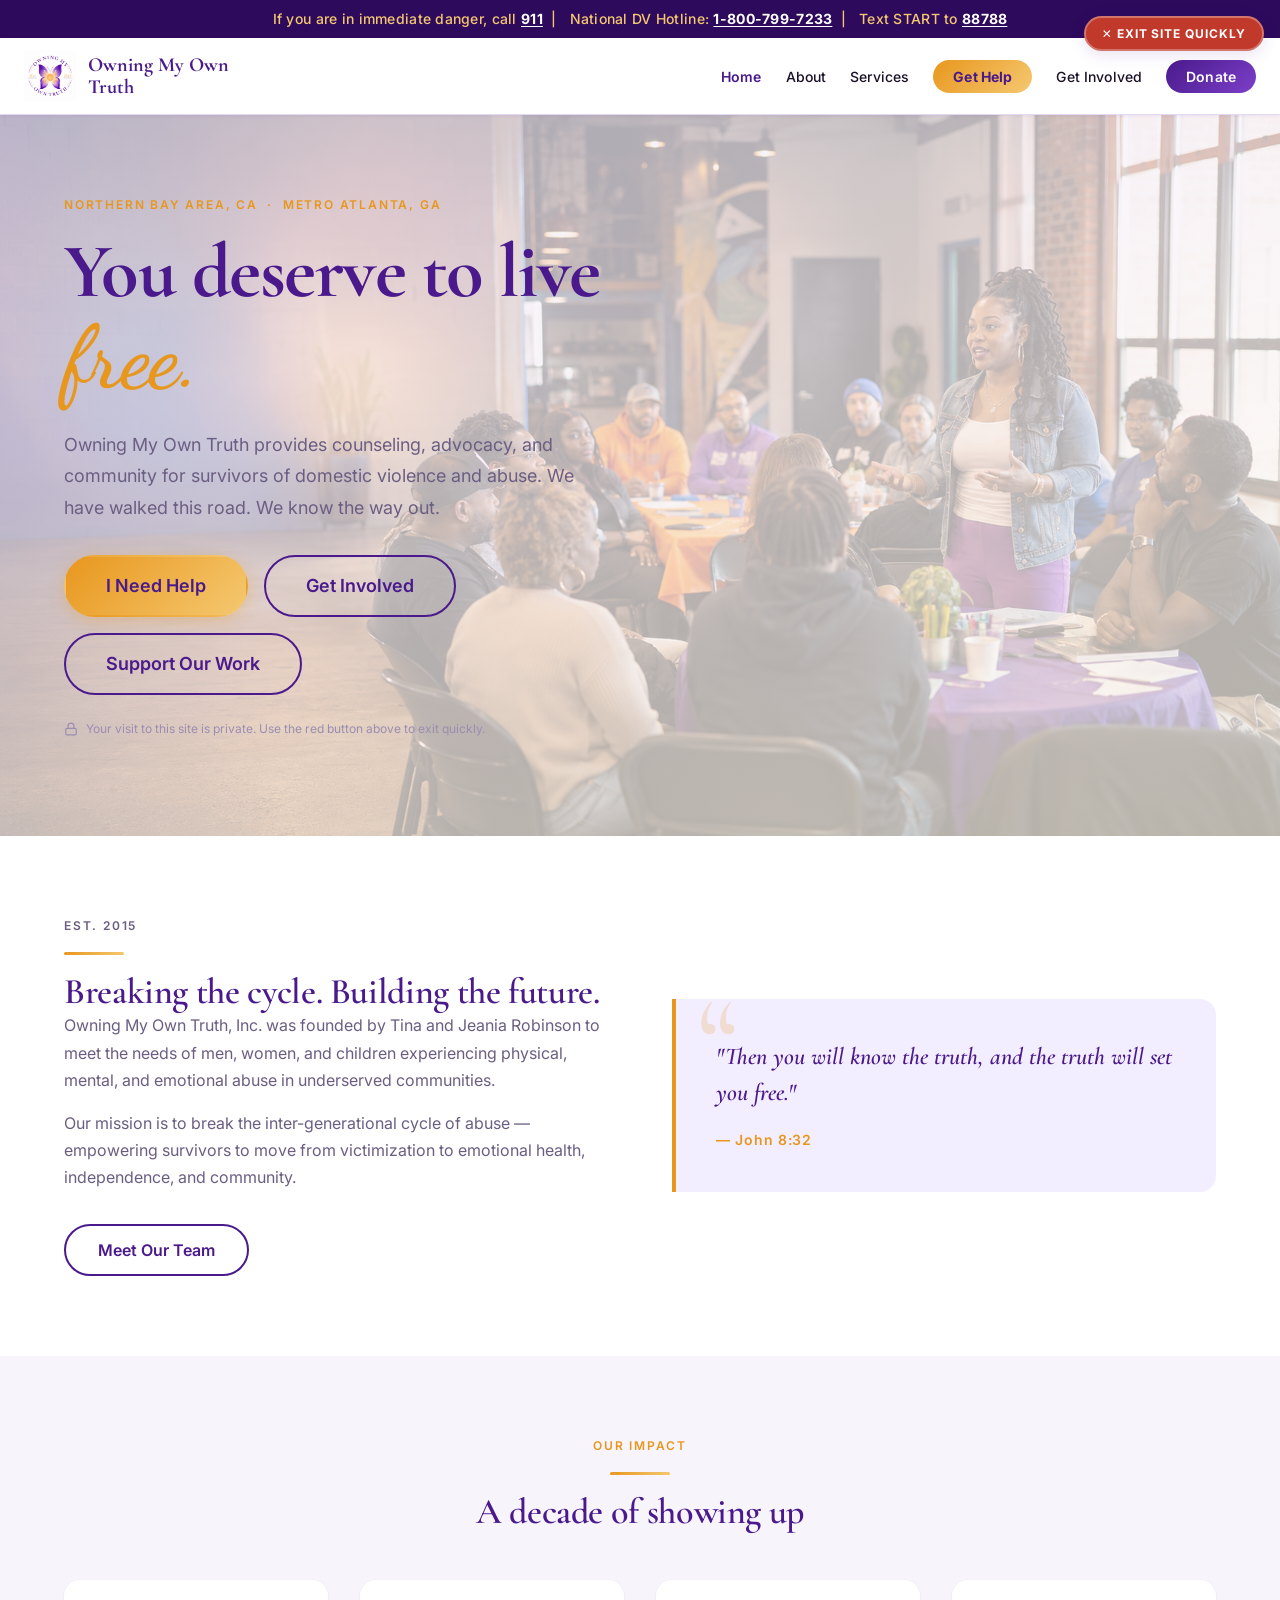
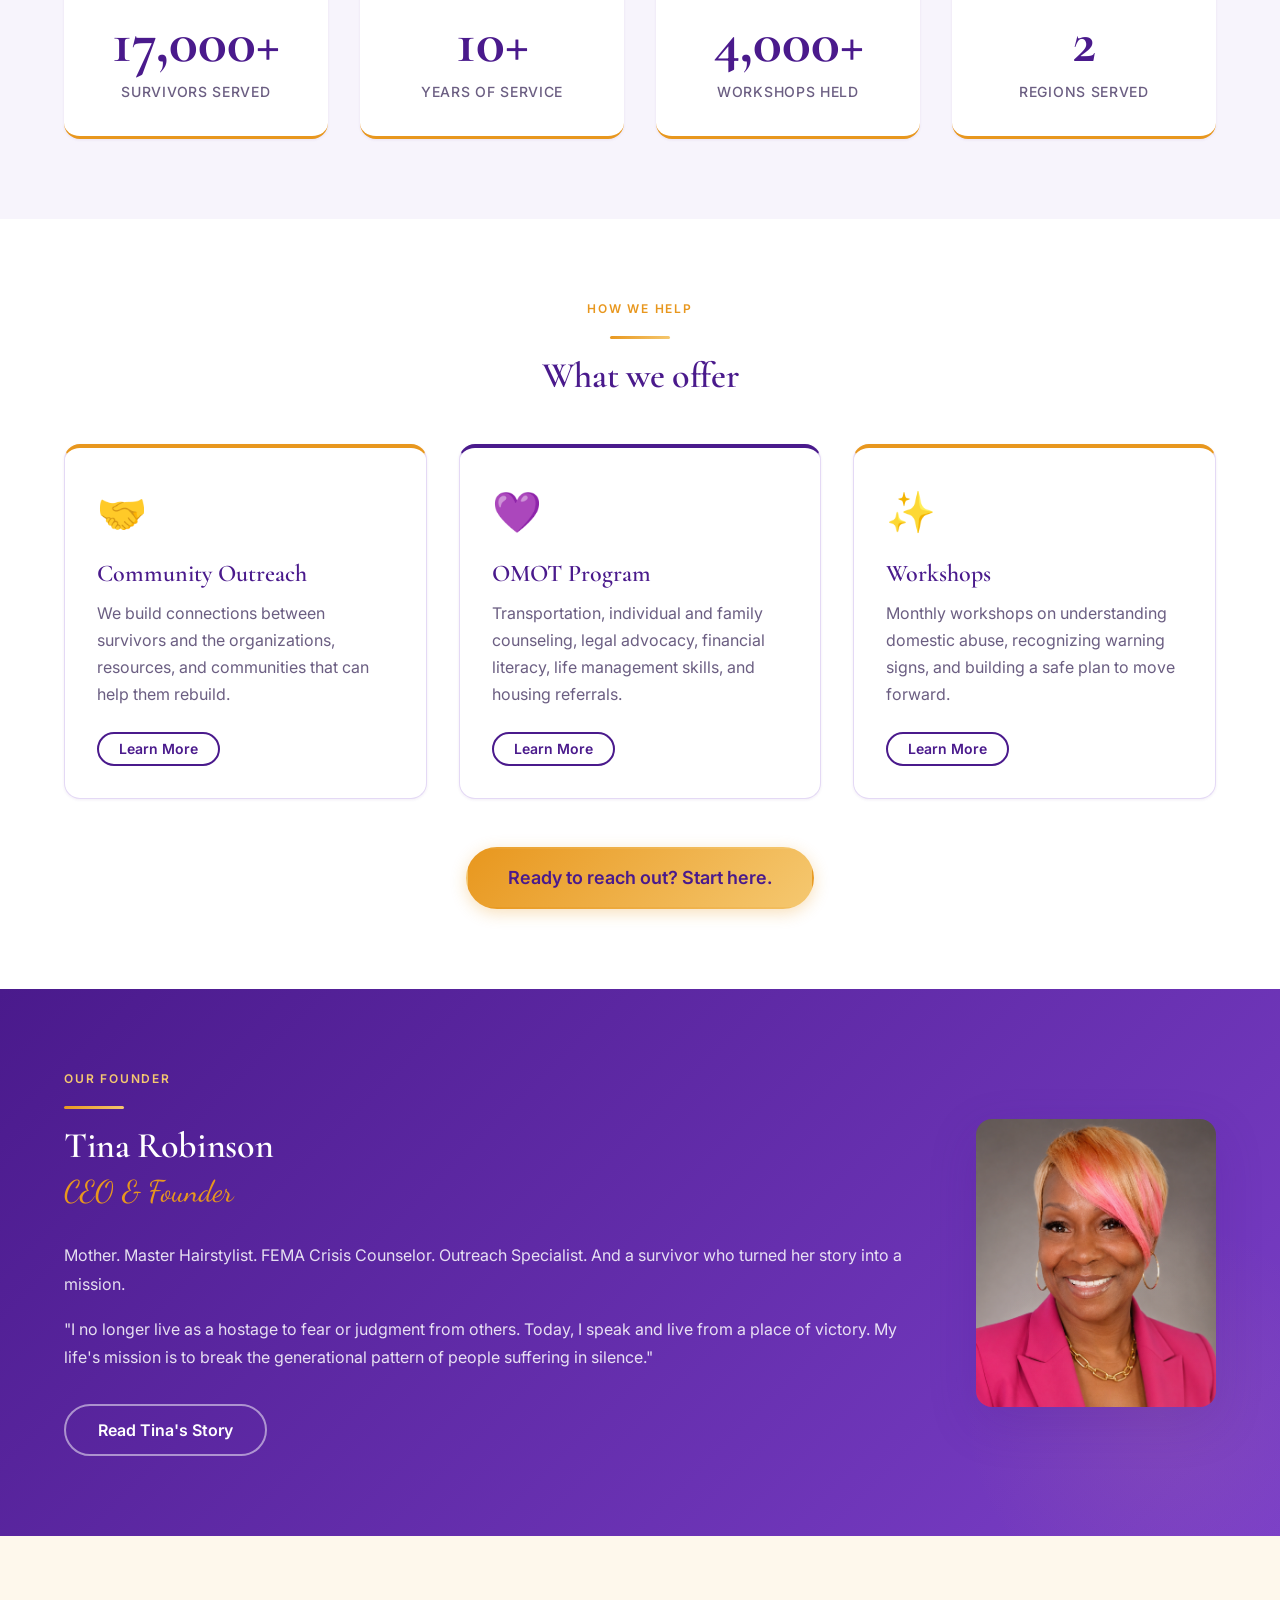
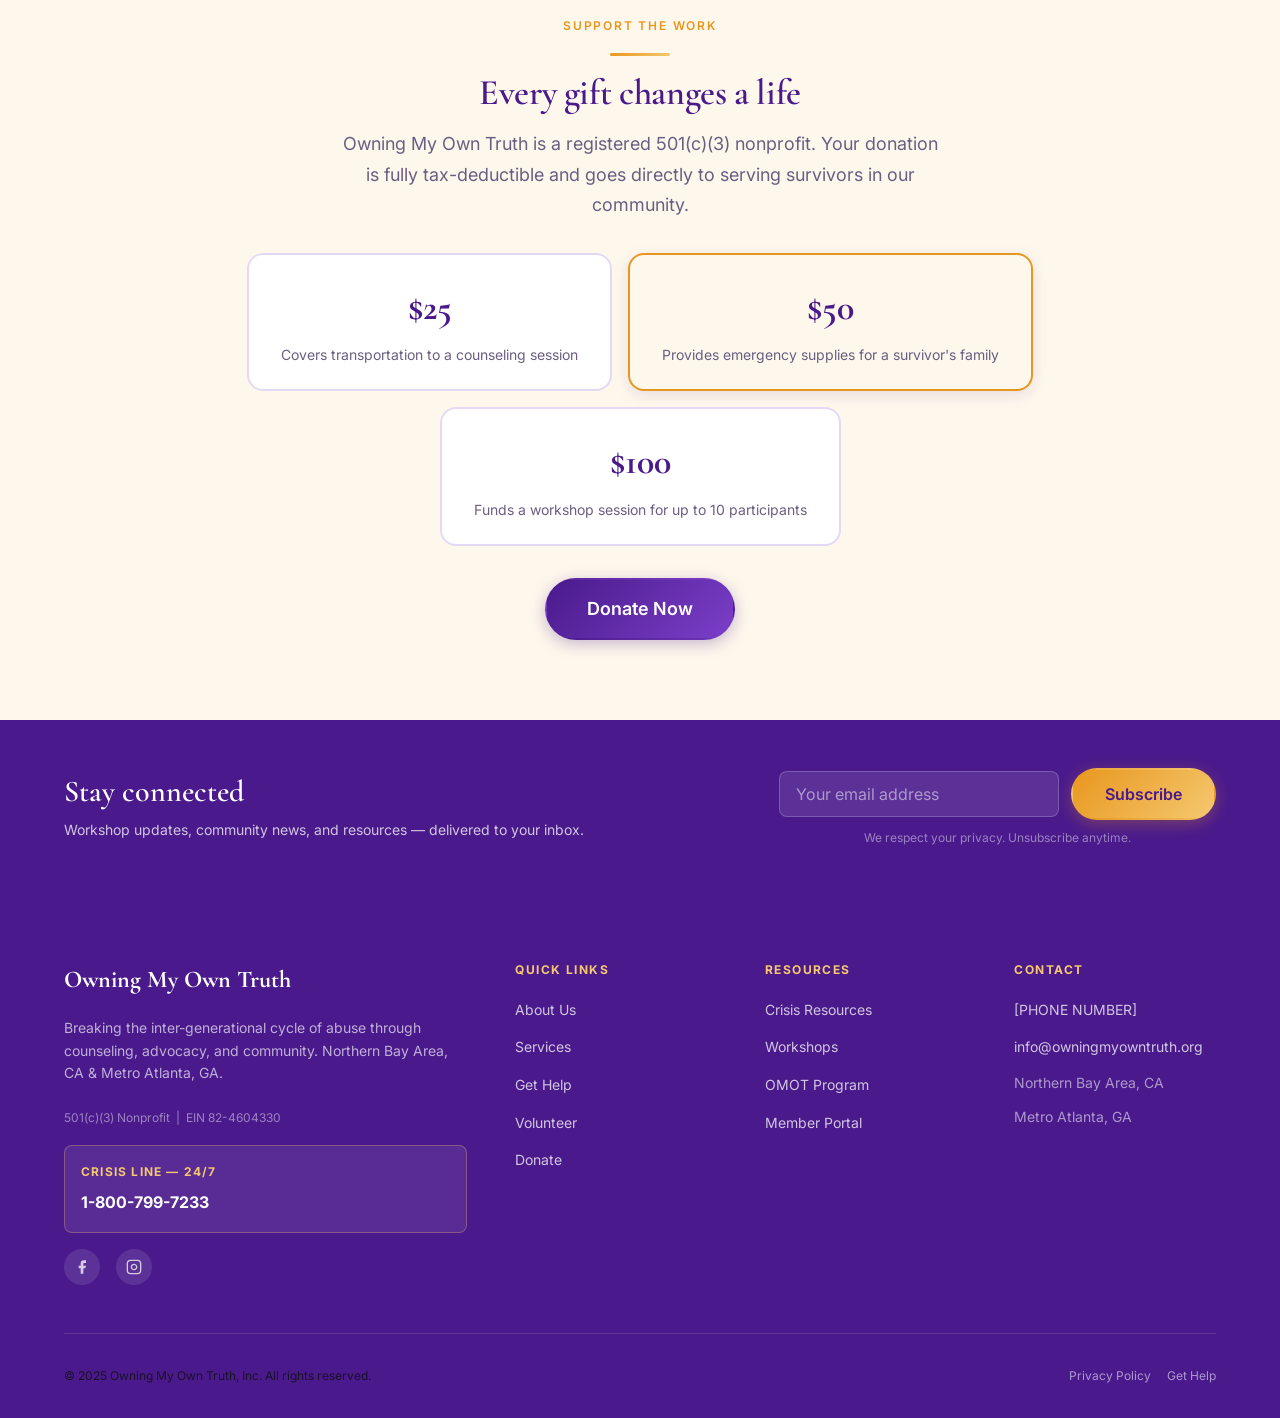
<file: index.html>
<!DOCTYPE html>
<html lang="en">
<head>
  <meta charset="UTF-8">
  <meta name="viewport" content="width=device-width, initial-scale=1.0">
  <meta name="description" content="Owning My Own Truth (OMOT) provides counseling, advocacy, and community support for survivors of domestic violence and abuse in the Northern Bay Area, CA and Metro Atlanta, GA. Established 2015.">
  <meta property="og:title" content="Owning My Own Truth — Empowering Survivors Since 2015">
  <meta property="og:description" content="Breaking the inter-generational cycle of abuse through counseling, advocacy, and community. Northern Bay Area, CA and Metro Atlanta, GA.">
  <meta property="og:type" content="website">
  <meta property="og:url" content="https://www.owningmyowntruth.org">
  <title>Owning My Own Truth — Empowering Survivors Since 2015</title>
  <link rel="stylesheet" href="css/design-system.css">
  <link rel="stylesheet" href="css/home.css">
</head>
<body>

  <!-- Safety Exit Button -->
  <button class="safety-exit" onclick="safetyExit()" aria-label="Quickly leave this site">
    ✕ Exit Site Quickly
  </button>

  <!-- Crisis Bar -->
  <div class="crisis-bar" role="banner" aria-label="Crisis resources">
    If you are in immediate danger, call <a href="tel:911">911</a>&nbsp;&nbsp;|&nbsp;&nbsp;
    National DV Hotline: <a href="tel:18007997233">1-800-799-7233</a>&nbsp;&nbsp;|&nbsp;&nbsp;
    Text START to <a href="sms:88788">88788</a>
  </div>

  <!-- Navigation -->
  <nav class="nav" role="navigation" aria-label="Main navigation">
    <div class="nav-inner">
      <a href="index.html" class="nav-logo" aria-label="Owning My Own Truth - Home">
        <img src="images/logo-refined.png" alt="Owning My Own Truth butterfly logo" class="nav-logo-img">
        <span class="nav-logo-text">Owning My Own Truth</span>
      </a>
      <ul class="nav-links" role="list">
        <li><a href="index.html" class="active">Home</a></li>
        <li><a href="pages/about.html">About</a></li>
        <li><a href="pages/services.html">Services</a></li>
        <li><a href="pages/get-help.html" class="nav-get-help">Get Help</a></li>
        <li><a href="pages/get-involved.html">Get Involved</a></li>
        <li><a href="pages/donate.html" class="nav-cta">Donate</a></li>
      </ul>
      <button class="nav-hamburger" aria-label="Open menu" onclick="openMobileNav()">
        <span></span><span></span><span></span>
      </button>
    </div>
  </nav>

  <!-- Mobile Nav Overlay -->
  <div class="nav-mobile-overlay" id="mobileNav" role="dialog" aria-label="Mobile navigation">
    <div class="nav-mobile-header">
      <img src="images/logo-refined.png" alt="OMOT Logo" style="width:44px;height:44px;object-fit:contain;">
      <button class="nav-mobile-close" onclick="closeMobileNav()" aria-label="Close menu">&times;</button>
    </div>
    <nav class="nav-mobile-links">
      <a href="index.html" onclick="closeMobileNav()">Home</a>
      <a href="pages/about.html" onclick="closeMobileNav()">About</a>
      <a href="pages/services.html" onclick="closeMobileNav()">Services</a>
      <a href="pages/get-help.html" onclick="closeMobileNav()" style="color:var(--color-gold);font-weight:700;">Get Help</a>
      <a href="pages/get-involved.html" onclick="closeMobileNav()">Get Involved</a>
      <a href="pages/donate.html" onclick="closeMobileNav()">Donate</a>
    </nav>
    <div class="nav-mobile-crisis">
      In crisis? Call <a href="tel:18007997233">1-800-799-7233</a> now.
    </div>
  </div>

  <main>

    <!-- ── HERO ── -->
    <section class="hero" aria-label="Welcome">
      <div class="hero-slideshow-bg" aria-hidden="true">
        <div class="hero-slide active" style="background-image:url('images/hero1.png')"></div>
        <div class="hero-slide" style="background-image:url('images/hero2.png')"></div>
        <div class="hero-slide" style="background-image:url('images/hero3.png')"></div>
        <div class="hero-slide" style="background-image:url('images/hero4.png')"></div>
      </div>
      <div class="hero-gradient-overlay" aria-hidden="true"></div>
      <div class="hero-inner container">
        <div class="hero-content">
          <p class="text-eyebrow">Northern Bay Area, CA &nbsp;·&nbsp; Metro Atlanta, GA</p>
          <h1 class="hero-headline">
            You deserve to live<br>
            <span class="hero-headline-script">free.</span>
          </h1>
          <p class="hero-body">
            Owning My Own Truth provides counseling, advocacy, and community for survivors of domestic violence and abuse. We have walked this road. We know the way out.
          </p>
          <div class="hero-actions">
            <a href="pages/get-help.html" class="btn btn-gold btn-lg">I Need Help</a>
            <a href="pages/get-involved.html" class="btn btn-outline btn-lg">Get Involved</a>
            <a href="pages/donate.html" class="btn btn-outline btn-lg">Support Our Work</a>
          </div>
          <p class="hero-privacy">
            <svg width="14" height="14" viewBox="0 0 24 24" fill="none" stroke="currentColor" stroke-width="2" aria-hidden="true"><rect x="3" y="11" width="18" height="11" rx="2" ry="2"/><path d="M7 11V7a5 5 0 0 1 10 0v4"/></svg>
            Your visit to this site is private. Use the red button above to exit quickly.
          </p>
        </div>
      </div>

    </section>

    <!-- ── WHO WE ARE ── -->
    <section class="section bg-white" aria-labelledby="who-heading">
      <div class="container">
        <div class="who-grid">
          <div class="who-content">
            <p class="text-eyebrow">Est. 2015</p>
            <div class="divider"></div>
            <h2 id="who-heading">Breaking the cycle. Building the future.</h2>
            <p>
              Owning My Own Truth, Inc. was founded by Tina and Jeania Robinson to meet the needs of men, women, and children experiencing physical, mental, and emotional abuse in underserved communities.
            </p>
            <p style="margin-top:var(--space-4);">
              Our mission is to break the inter-generational cycle of abuse — empowering survivors to move from victimization to emotional health, independence, and community.
            </p>
            <a href="pages/about.html" class="btn btn-outline" style="margin-top:var(--space-8);">Meet Our Team</a>
          </div>
          <div class="who-quote">
            <blockquote class="scripture-quote">
              <p class="scripture-text">"Then you will know the truth, and the truth will set you free."</p>
              <cite class="scripture-cite">— John 8:32</cite>
            </blockquote>
          </div>
        </div>
      </div>
    </section>

    <!-- ── IMPACT NUMBERS ── -->
    <section class="section bg-surface" aria-labelledby="impact-heading">
      <div class="container">
        <div class="text-center" style="margin-bottom:var(--space-12);">
          <p class="text-eyebrow">Our Impact</p>
          <div class="divider divider-center"></div>
          <h2 id="impact-heading">A decade of showing up</h2>
        </div>
        <div class="impact-grid">
          <div class="impact-stat">
            <span class="stat-number">17,000+</span>
            <p class="stat-label">Survivors Served</p>
          </div>
          <div class="impact-stat">
            <span class="stat-number">10+</span>
            <p class="stat-label">Years of Service</p>
          </div>
          <div class="impact-stat">
            <span class="stat-number">4,000+</span>
            <p class="stat-label">Workshops Held</p>
          </div>
          <div class="impact-stat">
            <span class="stat-number">2</span>
            <p class="stat-label">Regions Served</p>
          </div>
        </div>
      </div>
    </section>

    <!-- ── THREE PATHS ── -->
    <section class="section bg-white" aria-labelledby="paths-heading">
      <div class="container">
        <div class="text-center" style="margin-bottom:var(--space-12);">
          <p class="text-eyebrow">How We Help</p>
          <div class="divider divider-center"></div>
          <h2 id="paths-heading">What we offer</h2>
        </div>
        <div class="grid grid-3">

          <div class="card card-gold-accent">
            <div class="service-icon" aria-hidden="true">🤝</div>
            <h3 class="service-title">Community Outreach</h3>
            <p class="service-desc">We build connections between survivors and the organizations, resources, and communities that can help them rebuild.</p>
            <a href="pages/services.html#outreach" class="btn btn-outline btn-sm" style="margin-top:var(--space-6);">Learn More</a>
          </div>

          <div class="card card-gold-accent" style="border-top-color:var(--color-violet);">
            <div class="service-icon" aria-hidden="true">💜</div>
            <h3 class="service-title">OMOT Program</h3>
            <p class="service-desc">Transportation, individual and family counseling, legal advocacy, financial literacy, life management skills, and housing referrals.</p>
            <a href="pages/services.html#program" class="btn btn-outline btn-sm" style="margin-top:var(--space-6);">Learn More</a>
          </div>

          <div class="card card-gold-accent">
            <div class="service-icon" aria-hidden="true">✨</div>
            <h3 class="service-title">Workshops</h3>
            <p class="service-desc">Monthly workshops on understanding domestic abuse, recognizing warning signs, and building a safe plan to move forward.</p>
            <a href="pages/services.html#workshops" class="btn btn-outline btn-sm" style="margin-top:var(--space-6);">Learn More</a>
          </div>

        </div>
        <div class="text-center" style="margin-top:var(--space-12);">
          <a href="pages/get-help.html" class="btn btn-gold btn-lg">Ready to reach out? Start here.</a>
        </div>
      </div>
    </section>

    <!-- ── FOUNDER SPOTLIGHT ── -->
    <section class="section founder-section" aria-labelledby="founder-heading">
      <div class="container">
        <div class="founder-grid">
          <div class="founder-content">
            <p class="text-eyebrow" style="color:var(--color-gold-light);">Our Founder</p>
            <div class="divider"></div>
            <h2 id="founder-heading" style="color:var(--color-white);">Tina Robinson</h2>
            <p class="text-script" style="margin-bottom:var(--space-6);">CEO &amp; Founder</p>
            <p style="color:rgba(255,255,255,0.85); line-height:1.8;">
              Mother. Master Hairstylist. FEMA Crisis Counselor. Outreach Specialist. And a survivor who turned her story into a mission.
            </p>
            <p style="color:rgba(255,255,255,0.85); line-height:1.8; margin-top:var(--space-4);">
              "I no longer live as a hostage to fear or judgment from others. Today, I speak and live from a place of victory. My life's mission is to break the generational pattern of people suffering in silence."
            </p>
            <a href="pages/about.html#founder" class="btn btn-outline-white" style="margin-top:var(--space-8);">Read Tina's Story</a>
          </div>
          <div class="founder-visual" aria-hidden="true">
            <img src="images/tina-robinson.jpg" alt="Tina Robinson, CEO and Founder of Owning My Own Truth" class="founder-photo">
          </div>
        </div>
      </div>
    </section>

    <!-- ── DONATE CTA ── -->
    <section class="section bg-gold-pale" aria-labelledby="donate-heading">
      <div class="container">
        <div class="donate-cta text-center">
          <p class="text-eyebrow">Support the Work</p>
          <div class="divider divider-center"></div>
          <h2 id="donate-heading">Every gift changes a life</h2>
          <p class="donate-body">
            Owning My Own Truth is a registered 501(c)(3) nonprofit. Your donation is fully tax-deductible and goes directly to serving survivors in our community.
          </p>
          <div class="donate-amounts">
            <div class="donate-amount-card">
              <span class="donate-amount">$25</span>
              <span class="donate-what">Covers transportation to a counseling session</span>
            </div>
            <div class="donate-amount-card donate-amount-featured">
              <span class="donate-amount">$50</span>
              <span class="donate-what">Provides emergency supplies for a survivor's family</span>
            </div>
            <div class="donate-amount-card">
              <span class="donate-amount">$100</span>
              <span class="donate-what">Funds a workshop session for up to 10 participants</span>
            </div>
          </div>
          <a href="pages/donate.html" class="btn btn-primary btn-lg" style="margin-top:var(--space-8);">Donate Now</a>
        </div>
      </div>
    </section>

    <!-- ── EMAIL SIGNUP ── -->
    <section class="section-sm bg-violet" aria-labelledby="signup-heading">
      <div class="container">
        <div class="signup-row">
          <div class="signup-text">
            <h3 id="signup-heading" style="color:var(--color-white); margin-bottom:var(--space-2);">Stay connected</h3>
            <p style="color:rgba(255,255,255,0.75); font-size:var(--text-sm);">Workshop updates, community news, and resources — delivered to your inbox.</p>
          </div>
          <form class="signup-form" onsubmit="handleSignup(event)" aria-label="Email newsletter signup">
            <div class="signup-input-group">
              <input
                type="email"
                class="form-input signup-input"
                placeholder="Your email address"
                required
                aria-label="Email address"
                autocomplete="email"
              >
              <button type="submit" class="btn btn-gold">Subscribe</button>
            </div>
            <p class="signup-privacy">We respect your privacy. Unsubscribe anytime.</p>
          </form>
        </div>
      </div>
    </section>

  </main>

  <!-- ── FOOTER ── -->
  <footer class="footer" role="contentinfo">
    <div class="container">
      <div class="footer-grid">

        <div class="footer-brand">
          <p class="footer-brand-name">Owning My Own Truth</p>
          <p class="footer-tagline">
            Breaking the inter-generational cycle of abuse through counseling, advocacy, and community. Northern Bay Area, CA &amp; Metro Atlanta, GA.
          </p>
          <p style="font-size:var(--text-xs); color:rgba(255,255,255,0.45); margin-bottom:var(--space-4);">
            501(c)(3) Nonprofit &nbsp;|&nbsp; EIN 82-4604330
          </p>
          <div class="footer-crisis">
            <p class="footer-crisis-label">Crisis Line — 24/7</p>
            <a href="tel:18007997233">1-800-799-7233</a>
          </div>
          <div class="footer-social" aria-label="Social media">
            <a href="https://www.facebook.com/share/17fy1nY4sa/?mibextid=wwXIfr" aria-label="Facebook" rel="noopener noreferrer">
              <svg width="16" height="16" viewBox="0 0 24 24" fill="currentColor" aria-hidden="true"><path d="M18 2h-3a5 5 0 0 0-5 5v3H7v4h3v8h4v-8h3l1-4h-4V7a1 1 0 0 1 1-1h3z"/></svg>
            </a>
            <a href="https://www.instagram.com/owningmyowntruth?igsh=a2F0MTJ2eHRvZG9q" aria-label="Instagram" rel="noopener noreferrer">
              <svg width="16" height="16" viewBox="0 0 24 24" fill="none" stroke="currentColor" stroke-width="2" aria-hidden="true"><rect x="2" y="2" width="20" height="20" rx="5" ry="5"/><path d="M16 11.37A4 4 0 1 1 12.63 8 4 4 0 0 1 16 11.37z"/><line x1="17.5" y1="6.5" x2="17.51" y2="6.5"/></svg>
            </a>
          </div>
        </div>

        <div>
          <p class="footer-heading">Quick Links</p>
          <ul class="footer-links">
            <li><a href="pages/about.html">About Us</a></li>
            <li><a href="pages/services.html">Services</a></li>
            <li><a href="pages/get-help.html">Get Help</a></li>
            <li><a href="pages/get-involved.html">Volunteer</a></li>
            <li><a href="pages/donate.html">Donate</a></li>
          </ul>
        </div>

        <div>
          <p class="footer-heading">Resources</p>
          <ul class="footer-links">
            <li><a href="pages/crisis-resources.html">Crisis Resources</a></li>
            <li><a href="pages/services.html#workshops">Workshops</a></li>
            <li><a href="pages/services.html#program">OMOT Program</a></li>
            <li><a href="#">Member Portal</a></li>
          </ul>
        </div>

        <div>
          <p class="footer-heading">Contact</p>
          <ul class="footer-links">
            <li><a href="tel:[PHONE NUMBER]">[PHONE NUMBER]</a></li>
            <li><a href="mailto:info@owningmyowntruth.org">info@owningmyowntruth.org</a></li>
            <li style="color:rgba(255,255,255,0.55); font-size:var(--text-sm);">Northern Bay Area, CA</li>
            <li style="color:rgba(255,255,255,0.55); font-size:var(--text-sm);">Metro Atlanta, GA</li>
          </ul>
        </div>

      </div>

      <div class="footer-bottom">
        <p>&copy; 2025 Owning My Own Truth, Inc. All rights reserved.</p>
        <div class="flex gap-4">
          <a href="pages/privacy.html">Privacy Policy</a>
          <a href="pages/get-help.html">Get Help</a>
        </div>
      </div>
    </div>
  </footer>

  <script src="js/main.js"></script>

  <style>
    .hero {
      position: relative;
      overflow: hidden;
    }
    .hero-slideshow-bg {
      position: absolute;
      inset: 0;
      z-index: 0;
    }
    .hero-slide {
      position: absolute;
      inset: 0;
      background-size: cover;
      background-position: center;
      opacity: 0;
      transition: opacity 1.4s ease-in-out;
    }
    .hero-slide.active {
      opacity: 1;
    }
    .hero-gradient-overlay {
      position: absolute;
      inset: 0;
      z-index: 1;
      background: var(--gradient-hero);
      opacity: 0.72;
    }
    .hero-inner {
      position: relative;
      z-index: 2;
    }
    @media (max-width: 768px) {
      .hero-gradient-overlay {
        opacity: 0.85;
      }
    }
  </style>
  <script>
    (function() {
      const slides = document.querySelectorAll('.hero-slide');
      if (!slides.length) return;
      let current = 0;

      function next() {
        slides[current].classList.remove('active');
        current = (current + 1) % slides.length;
        slides[current].classList.add('active');
      }

      setInterval(next, 5000);
    })();
  </script>
</body>
</html>
</file>
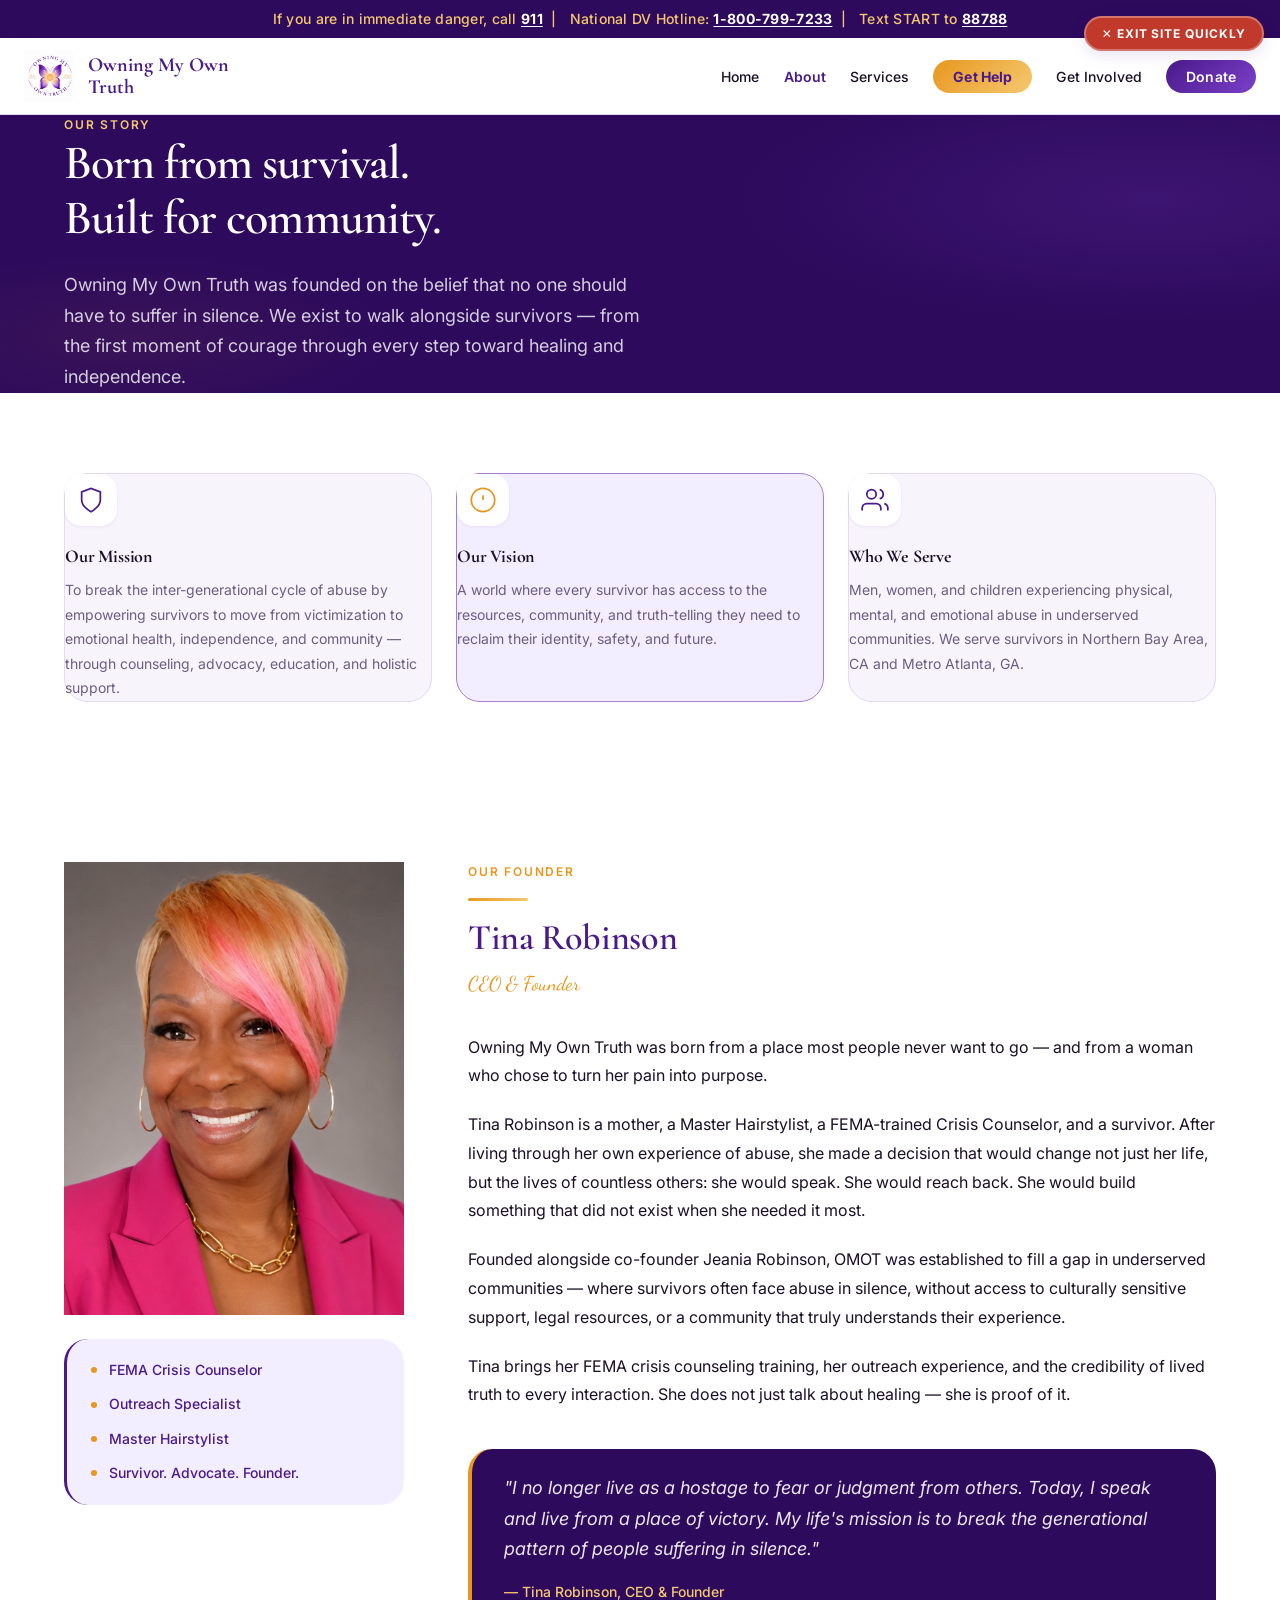
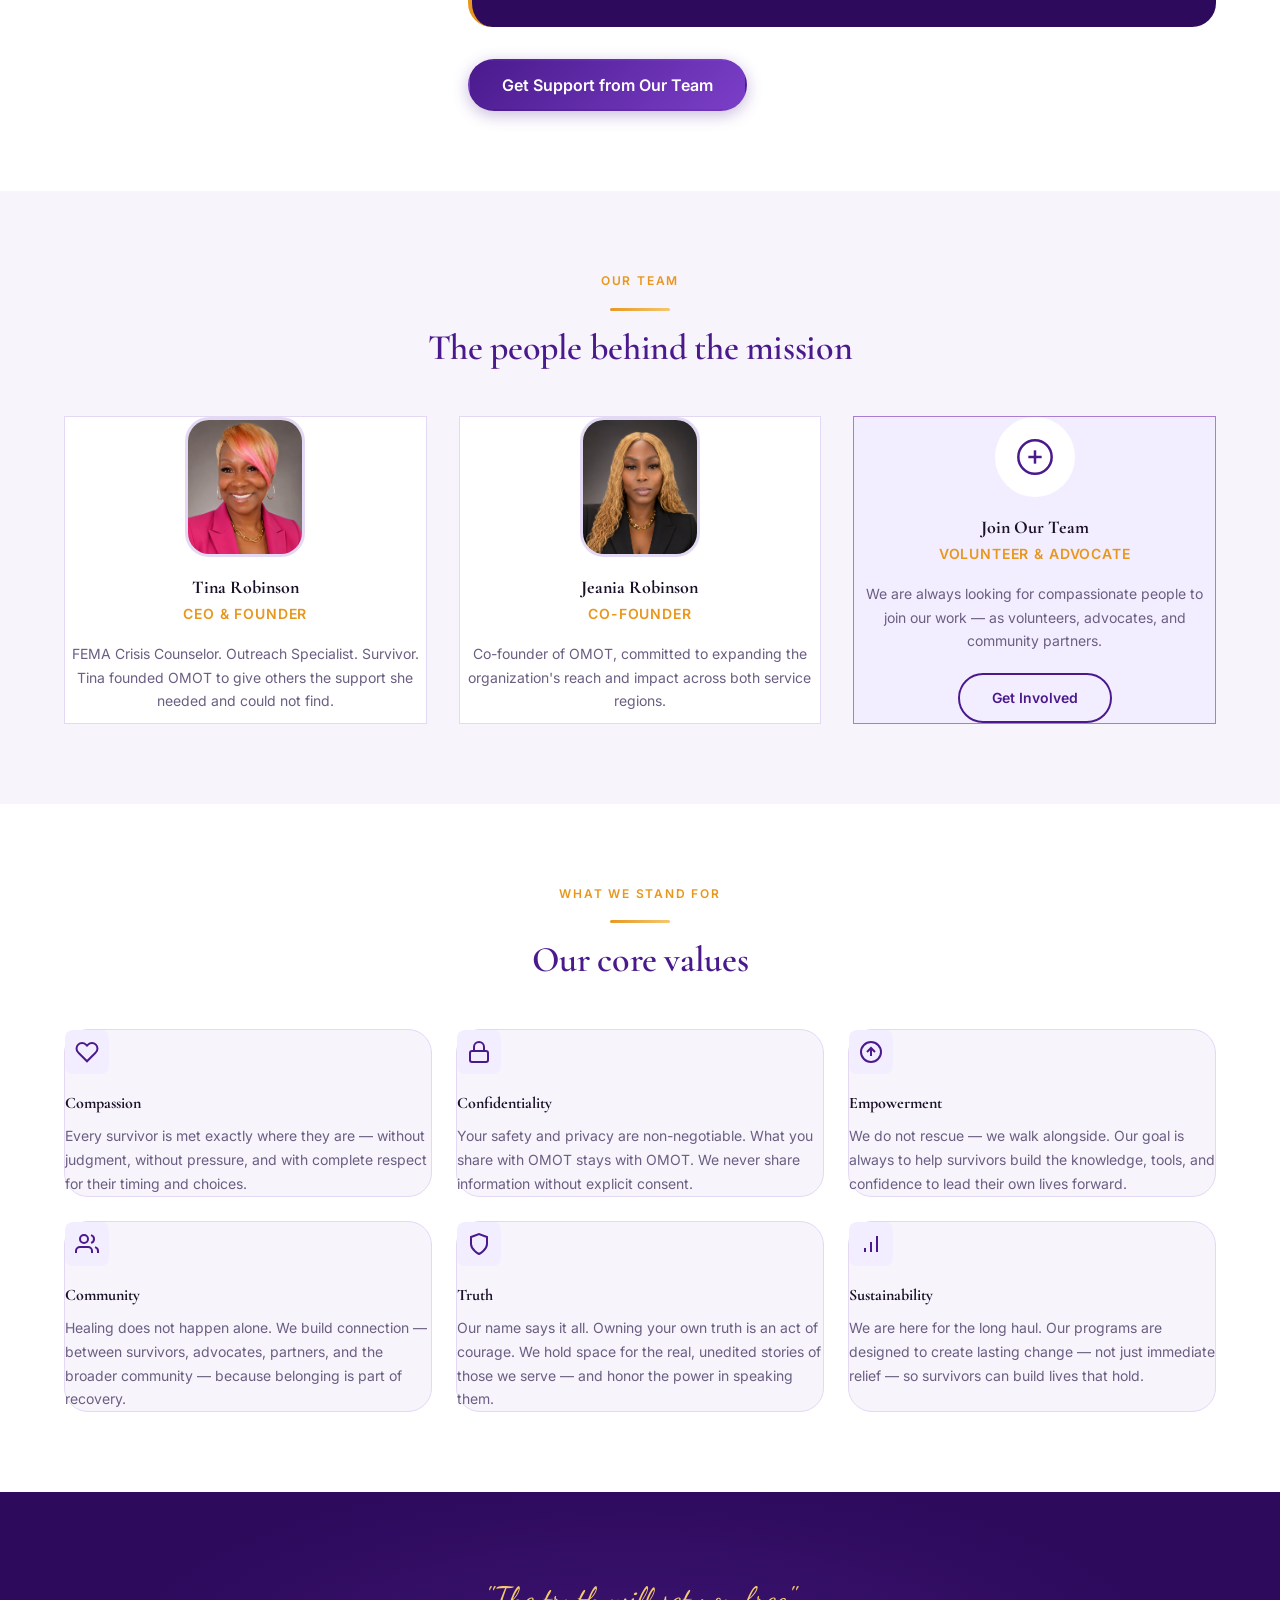
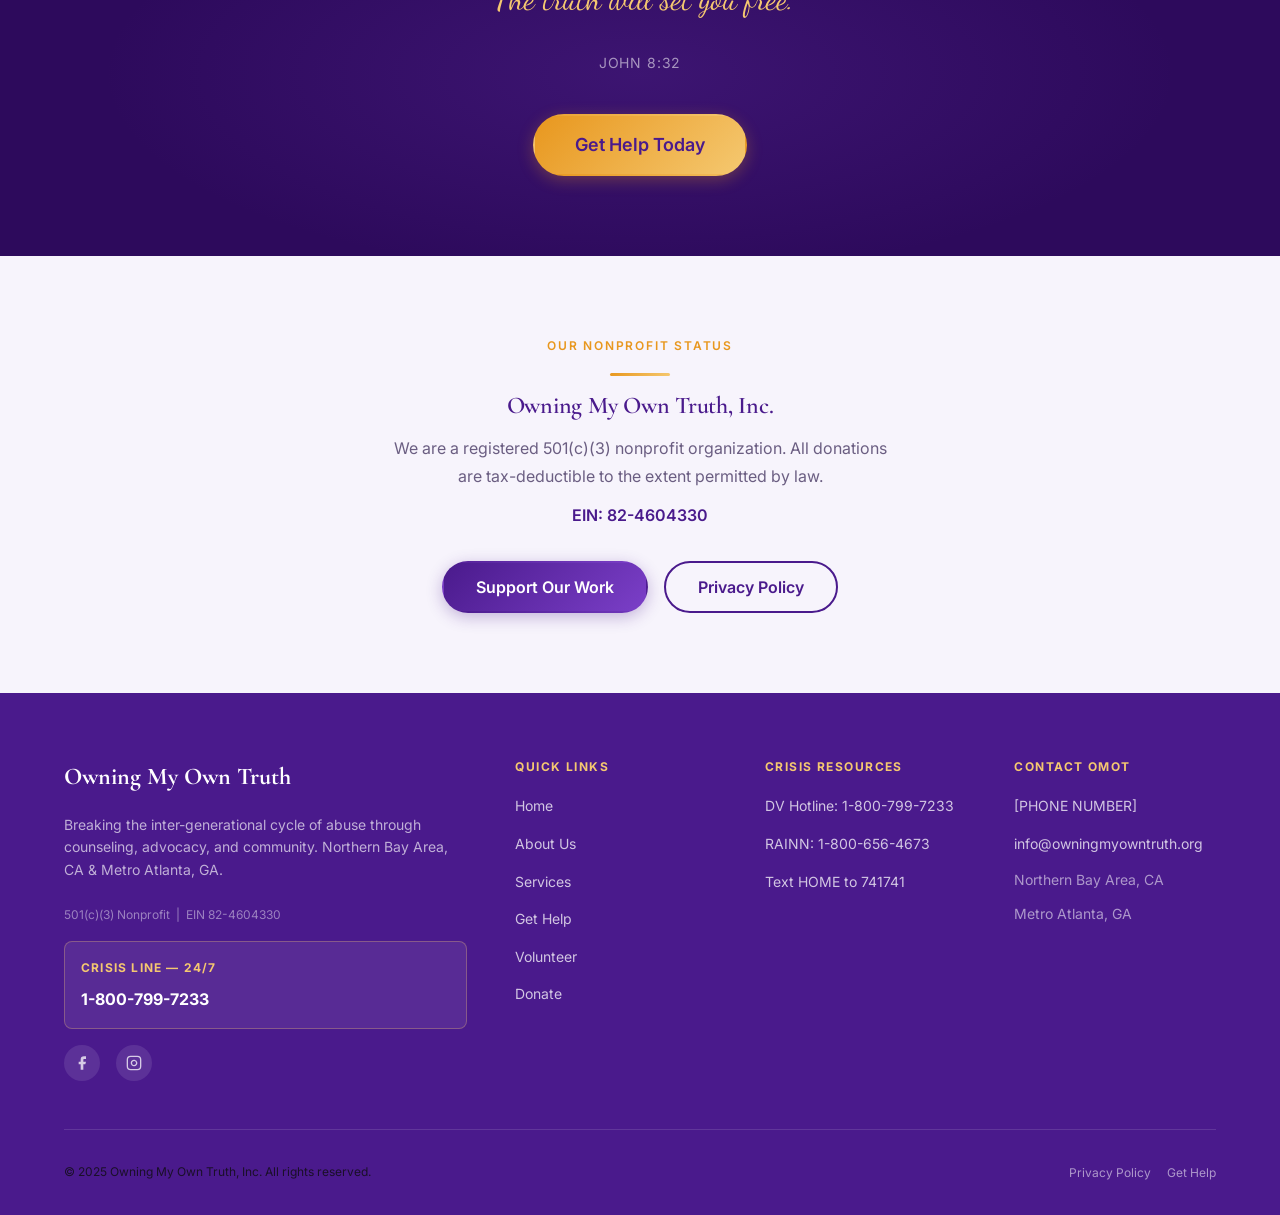
<file: pages/about.html>
<!DOCTYPE html>
<html lang="en">
<head>
  <meta charset="UTF-8">
  <meta name="viewport" content="width=device-width, initial-scale=1.0">
  <meta name="description" content="Learn about Owning My Own Truth — a nonprofit founded by Tina Robinson to break the inter-generational cycle of abuse through counseling, advocacy, and community in Northern Bay Area, CA and Metro Atlanta, GA.">
  <title>About Us — Owning My Own Truth</title>
  <link rel="stylesheet" href="../css/design-system.css">
  <link rel="stylesheet" href="../css/about.css">
</head>
<body>

  <!-- Safety Exit Button -->
  <button class="safety-exit" onclick="safetyExit()" aria-label="Quickly leave this site">
    ✕ Exit Site Quickly
  </button>

  <!-- Crisis Bar -->
  <div class="crisis-bar" role="banner">
    If you are in immediate danger, call <a href="tel:911">911</a>&nbsp;&nbsp;|&nbsp;&nbsp;
    National DV Hotline: <a href="tel:18007997233">1-800-799-7233</a>&nbsp;&nbsp;|&nbsp;&nbsp;
    Text START to <a href="sms:88788">88788</a>
  </div>

  <!-- Navigation -->
  <nav class="nav" role="navigation">
    <div class="nav-inner">
      <a href="../index.html" class="nav-logo">
        <img src="../images/logo-refined.png" alt="Owning My Own Truth" class="nav-logo-img">
        <span class="nav-logo-text">Owning My Own Truth</span>
      </a>
      <ul class="nav-links" role="list">
        <li><a href="../index.html">Home</a></li>
        <li><a href="about.html" class="active">About</a></li>
        <li><a href="services.html">Services</a></li>
        <li><a href="get-help.html" class="nav-get-help">Get Help</a></li>
        <li><a href="get-involved.html">Get Involved</a></li>
        <li><a href="donate.html" class="nav-cta">Donate</a></li>
      </ul>
      <button class="nav-hamburger" onclick="openMobileNav()" aria-label="Open menu">
        <span></span><span></span><span></span>
      </button>
    </div>
  </nav>

  <!-- Mobile Nav -->
  <div class="nav-mobile-overlay" id="mobileNav" role="dialog">
    <div class="nav-mobile-header">
      <img src="../images/logo-refined.png" alt="OMOT Logo" style="width:44px;height:44px;object-fit:contain;">
      <button class="nav-mobile-close" onclick="closeMobileNav()">&times;</button>
    </div>
    <nav class="nav-mobile-links">
      <a href="../index.html">Home</a>
      <a href="about.html" style="color:var(--color-gold);font-weight:700;">About</a>
      <a href="services.html">Services</a>
      <a href="get-help.html">Get Help</a>
      <a href="get-involved.html">Get Involved</a>
      <a href="donate.html">Donate</a>
    </nav>
    <div class="nav-mobile-crisis">
      In crisis? Call <a href="tel:18007997233">1-800-799-7233</a> now.
    </div>
  </div>

  <main>

    <!-- ── PAGE HERO ── -->
    <section class="about-hero">
      <div class="container">
        <p class="text-eyebrow" style="color:var(--color-gold-light);">Our story</p>
        <h1 style="color:var(--color-white);">Born from survival.<br>Built for community.</h1>
        <p class="about-hero-body">
          Owning My Own Truth was founded on the belief that no one should have to suffer in silence. We exist to walk alongside survivors — from the first moment of courage through every step toward healing and independence.
        </p>
      </div>
    </section>

    <!-- ── MISSION AND VISION ── -->
    <section class="section bg-white">
      <div class="container">
        <div class="mission-grid">
          <div class="mission-block">
            <div class="mission-icon">
              <svg width="28" height="28" viewBox="0 0 24 24" fill="none" stroke="currentColor" stroke-width="1.5"><path d="M12 22s8-4 8-10V5l-8-3-8 3v7c0 6 8 10 8 10z"/></svg>
            </div>
            <h2 class="mission-label">Our Mission</h2>
            <p class="mission-text">
              To break the inter-generational cycle of abuse by empowering survivors to move from victimization to emotional health, independence, and community — through counseling, advocacy, education, and holistic support.
            </p>
          </div>
          <div class="mission-block mission-block-accent">
            <div class="mission-icon mission-icon-gold">
              <svg width="28" height="28" viewBox="0 0 24 24" fill="none" stroke="currentColor" stroke-width="1.5"><circle cx="12" cy="12" r="10"/><line x1="12" y1="8" x2="12" y2="12"/><line x1="12" y1="16" x2="12.01" y2="16"/></svg>
            </div>
            <h2 class="mission-label">Our Vision</h2>
            <p class="mission-text">
              A world where every survivor has access to the resources, community, and truth-telling they need to reclaim their identity, safety, and future.
            </p>
          </div>
          <div class="mission-block">
            <div class="mission-icon">
              <svg width="28" height="28" viewBox="0 0 24 24" fill="none" stroke="currentColor" stroke-width="1.5"><path d="M17 21v-2a4 4 0 0 0-4-4H5a4 4 0 0 0-4 4v2"/><circle cx="9" cy="7" r="4"/><path d="M23 21v-2a4 4 0 0 0-3-3.87"/><path d="M16 3.13a4 4 0 0 1 0 7.75"/></svg>
            </div>
            <h2 class="mission-label">Who We Serve</h2>
            <p class="mission-text">
              Men, women, and children experiencing physical, mental, and emotional abuse in underserved communities. We serve survivors in Northern Bay Area, CA and Metro Atlanta, GA.
            </p>
          </div>
        </div>
      </div>
    </section>

    <!-- ── FOUNDER STORY ── -->
    <section class="section founder-full-section" id="founder" aria-labelledby="founder-heading">
      <div class="container">
        <div class="founder-full-grid">

          <div class="founder-full-visual" aria-hidden="true">
            <img src="../images/tina-robinson.jpg" alt="Tina Robinson, CEO and Founder of Owning My Own Truth" class="founder-real-photo">

            <div class="founder-credentials">
              <div class="credential-item">
                <span class="credential-dot"></span>
                FEMA Crisis Counselor
              </div>
              <div class="credential-item">
                <span class="credential-dot"></span>
                Outreach Specialist
              </div>
              <div class="credential-item">
                <span class="credential-dot"></span>
                Master Hairstylist
              </div>
              <div class="credential-item">
                <span class="credential-dot"></span>
                Survivor. Advocate. Founder.
              </div>
            </div>
          </div>

          <div class="founder-full-content">
            <p class="text-eyebrow">Our founder</p>
            <div class="divider"></div>
            <h2 id="founder-heading">Tina Robinson</h2>
            <p class="text-script founder-title-script">CEO &amp; Founder</p>

            <div class="founder-story">
              <p>
                Owning My Own Truth was born from a place most people never want to go — and from a woman who chose to turn her pain into purpose.
              </p>
              <p>
                Tina Robinson is a mother, a Master Hairstylist, a FEMA-trained Crisis Counselor, and a survivor. After living through her own experience of abuse, she made a decision that would change not just her life, but the lives of countless others: she would speak. She would reach back. She would build something that did not exist when she needed it most.
              </p>
              <p>
                Founded alongside co-founder Jeania Robinson, OMOT was established to fill a gap in underserved communities — where survivors often face abuse in silence, without access to culturally sensitive support, legal resources, or a community that truly understands their experience.
              </p>
              <p>
                Tina brings her FEMA crisis counseling training, her outreach experience, and the credibility of lived truth to every interaction. She does not just talk about healing — she is proof of it.
              </p>
            </div>

            <blockquote class="founder-quote">
              <p>"I no longer live as a hostage to fear or judgment from others. Today, I speak and live from a place of victory. My life's mission is to break the generational pattern of people suffering in silence."</p>
              <footer>— Tina Robinson, CEO &amp; Founder</footer>
            </blockquote>

            <a href="get-help.html" class="btn btn-primary" style="margin-top:var(--space-8);">Get Support from Our Team</a>
          </div>

        </div>
      </div>
    </section>

    <!-- ── CO-FOUNDER ── -->
    <section class="section bg-surface">
      <div class="container">
        <div class="text-center" style="margin-bottom:var(--space-12);">
          <p class="text-eyebrow">Our team</p>
          <div class="divider divider-center"></div>
          <h2>The people behind the mission</h2>
        </div>

        <div class="team-grid">
          <div class="team-card">
            <img src="../images/tina-robinson.jpg" alt="Tina Robinson" class="team-photo">
            <h3 class="team-name">Tina Robinson</h3>
            <p class="team-role">CEO &amp; Founder</p>
            <p class="team-bio">FEMA Crisis Counselor. Outreach Specialist. Survivor. Tina founded OMOT to give others the support she needed and could not find.</p>
          </div>

          <div class="team-card">
            <img src="../images/jeania-robinson.jpg" alt="Jeania Robinson, Co-Founder of Owning My Own Truth" class="team-photo">
            <h3 class="team-name">Jeania Robinson</h3>
            <p class="team-role">Co-Founder</p>
            <p class="team-bio">Co-founder of OMOT, committed to expanding the organization's reach and impact across both service regions.</p>
          </div>

          <div class="team-card team-card-join">
            <div class="team-join-icon" aria-hidden="true">
              <svg width="40" height="40" viewBox="0 0 24 24" fill="none" stroke="currentColor" stroke-width="1.5"><circle cx="12" cy="12" r="10"/><line x1="12" y1="8" x2="12" y2="16"/><line x1="8" y1="12" x2="16" y2="12"/></svg>
            </div>
            <h3 class="team-name">Join Our Team</h3>
            <p class="team-role">Volunteer &amp; Advocate</p>
            <p class="team-bio">We are always looking for compassionate people to join our work — as volunteers, advocates, and community partners.</p>
            <a href="get-involved.html" class="btn btn-outline" style="margin-top:var(--space-5);font-size:var(--text-sm);">Get Involved</a>
          </div>
        </div>
      </div>
    </section>

    <!-- ── VALUES ── -->
    <section class="section bg-white">
      <div class="container">
        <div class="text-center" style="margin-bottom:var(--space-12);">
          <p class="text-eyebrow">What we stand for</p>
          <div class="divider divider-center"></div>
          <h2>Our core values</h2>
        </div>

        <div class="values-grid">
          <div class="value-card">
            <div class="value-icon">
              <svg width="24" height="24" viewBox="0 0 24 24" fill="none" stroke="currentColor" stroke-width="2"><path d="M20.84 4.61a5.5 5.5 0 0 0-7.78 0L12 5.67l-1.06-1.06a5.5 5.5 0 0 0-7.78 7.78l1.06 1.06L12 21.23l7.78-7.78 1.06-1.06a5.5 5.5 0 0 0 0-7.78z"/></svg>
            </div>
            <h3>Compassion</h3>
            <p>Every survivor is met exactly where they are — without judgment, without pressure, and with complete respect for their timing and choices.</p>
          </div>
          <div class="value-card">
            <div class="value-icon">
              <svg width="24" height="24" viewBox="0 0 24 24" fill="none" stroke="currentColor" stroke-width="2"><rect x="3" y="11" width="18" height="11" rx="2"/><path d="M7 11V7a5 5 0 0 1 10 0v4"/></svg>
            </div>
            <h3>Confidentiality</h3>
            <p>Your safety and privacy are non-negotiable. What you share with OMOT stays with OMOT. We never share information without explicit consent.</p>
          </div>
          <div class="value-card">
            <div class="value-icon">
              <svg width="24" height="24" viewBox="0 0 24 24" fill="none" stroke="currentColor" stroke-width="2"><circle cx="12" cy="12" r="10"/><polyline points="16 12 12 8 8 12"/><line x1="12" y1="16" x2="12" y2="8"/></svg>
            </div>
            <h3>Empowerment</h3>
            <p>We do not rescue — we walk alongside. Our goal is always to help survivors build the knowledge, tools, and confidence to lead their own lives forward.</p>
          </div>
          <div class="value-card">
            <div class="value-icon">
              <svg width="24" height="24" viewBox="0 0 24 24" fill="none" stroke="currentColor" stroke-width="2"><path d="M17 21v-2a4 4 0 0 0-4-4H5a4 4 0 0 0-4 4v2"/><circle cx="9" cy="7" r="4"/><path d="M23 21v-2a4 4 0 0 0-3-3.87"/><path d="M16 3.13a4 4 0 0 1 0 7.75"/></svg>
            </div>
            <h3>Community</h3>
            <p>Healing does not happen alone. We build connection — between survivors, advocates, partners, and the broader community — because belonging is part of recovery.</p>
          </div>
          <div class="value-card">
            <div class="value-icon">
              <svg width="24" height="24" viewBox="0 0 24 24" fill="none" stroke="currentColor" stroke-width="2"><path d="M12 22s8-4 8-10V5l-8-3-8 3v7c0 6 8 10 8 10z"/></svg>
            </div>
            <h3>Truth</h3>
            <p>Our name says it all. Owning your own truth is an act of courage. We hold space for the real, unedited stories of those we serve — and honor the power in speaking them.</p>
          </div>
          <div class="value-card">
            <div class="value-icon">
              <svg width="24" height="24" viewBox="0 0 24 24" fill="none" stroke="currentColor" stroke-width="2"><line x1="12" y1="20" x2="12" y2="10"/><line x1="18" y1="20" x2="18" y2="4"/><line x1="6" y1="20" x2="6" y2="16"/></svg>
            </div>
            <h3>Sustainability</h3>
            <p>We are here for the long haul. Our programs are designed to create lasting change — not just immediate relief — so survivors can build lives that hold.</p>
          </div>
        </div>
      </div>
    </section>

    <!-- ── SCRIPTURE / ANCHOR ── -->
    <section class="section about-scripture-section">
      <div class="container container-md text-center">
        <p class="text-script" style="font-size:clamp(1.4rem,3vw,2rem);color:var(--color-gold-light);margin-bottom:var(--space-6);">"The truth will set you free."</p>
        <p style="color:rgba(255,255,255,0.55);font-size:var(--text-sm);letter-spacing:0.06em;text-transform:uppercase;">John 8:32</p>
        <div style="margin-top:var(--space-10);">
          <a href="get-help.html" class="btn btn-gold btn-lg">Get Help Today</a>
        </div>
      </div>
    </section>

    <!-- ── 501c3 INFO ── -->
    <section class="section bg-surface">
      <div class="container container-md text-center">
        <p class="text-eyebrow">Our nonprofit status</p>
        <div class="divider divider-center"></div>
        <h2 style="font-size:var(--text-2xl);">Owning My Own Truth, Inc.</h2>
        <p style="color:var(--color-text-muted);margin-top:var(--space-4);max-width:500px;margin-left:auto;margin-right:auto;">
          We are a registered 501(c)(3) nonprofit organization. All donations are tax-deductible to the extent permitted by law.
        </p>
        <p style="margin-top:var(--space-3);font-weight:600;color:var(--color-violet);">EIN: 82-4604330</p>
        <div style="margin-top:var(--space-8);display:flex;gap:var(--space-4);justify-content:center;flex-wrap:wrap;">
          <a href="donate.html" class="btn btn-primary">Support Our Work</a>
          <a href="privacy.html" class="btn btn-outline">Privacy Policy</a>
        </div>
      </div>
    </section>

  </main>

  <!-- Footer -->
  <footer class="footer" role="contentinfo">
    <div class="container">
      <div class="footer-grid">
        <div class="footer-brand">
          <p class="footer-brand-name">Owning My Own Truth</p>
          <p class="footer-tagline">Breaking the inter-generational cycle of abuse through counseling, advocacy, and community. Northern Bay Area, CA &amp; Metro Atlanta, GA.</p>
          <p style="font-size:var(--text-xs);color:rgba(255,255,255,0.45);margin-bottom:var(--space-4);">501(c)(3) Nonprofit &nbsp;|&nbsp; EIN 82-4604330</p>
          <div class="footer-crisis">
            <p class="footer-crisis-label">Crisis Line — 24/7</p>
            <a href="tel:18007997233">1-800-799-7233</a>
          </div>
          <div class="footer-social">
            <a href="https://www.facebook.com/share/17fy1nY4sa/?mibextid=wwXIfr" aria-label="Facebook">
              <svg width="16" height="16" viewBox="0 0 24 24" fill="currentColor"><path d="M18 2h-3a5 5 0 0 0-5 5v3H7v4h3v8h4v-8h3l1-4h-4V7a1 1 0 0 1 1-1h3z"/></svg>
            </a>
            <a href="https://www.instagram.com/owningmyowntruth?igsh=a2F0MTJ2eHRvZG9q" aria-label="Instagram">
              <svg width="16" height="16" viewBox="0 0 24 24" fill="none" stroke="currentColor" stroke-width="2"><rect x="2" y="2" width="20" height="20" rx="5"/><path d="M16 11.37A4 4 0 1 1 12.63 8 4 4 0 0 1 16 11.37z"/><line x1="17.5" y1="6.5" x2="17.51" y2="6.5"/></svg>
            </a>
          </div>
        </div>
        <div>
          <p class="footer-heading">Quick Links</p>
          <ul class="footer-links">
            <li><a href="../index.html">Home</a></li>
            <li><a href="about.html">About Us</a></li>
            <li><a href="services.html">Services</a></li>
            <li><a href="get-help.html">Get Help</a></li>
            <li><a href="get-involved.html">Volunteer</a></li>
            <li><a href="donate.html">Donate</a></li>
          </ul>
        </div>
        <div>
          <p class="footer-heading">Crisis Resources</p>
          <ul class="footer-links">
            <li><a href="tel:18007997233">DV Hotline: 1-800-799-7233</a></li>
            <li><a href="tel:18006564673">RAINN: 1-800-656-4673</a></li>
            <li><a href="sms:741741">Text HOME to 741741</a></li>
          </ul>
        </div>
        <div>
          <p class="footer-heading">Contact OMOT</p>
          <ul class="footer-links">
            <li><a href="tel:[PHONE NUMBER]">[PHONE NUMBER]</a></li>
            <li><a href="mailto:info@owningmyowntruth.org">info@owningmyowntruth.org</a></li>
            <li style="color:rgba(255,255,255,0.55);font-size:var(--text-sm);">Northern Bay Area, CA</li>
            <li style="color:rgba(255,255,255,0.55);font-size:var(--text-sm);">Metro Atlanta, GA</li>
          </ul>
        </div>
      </div>
      <div class="footer-bottom">
        <p>&copy; 2025 Owning My Own Truth, Inc. All rights reserved.</p>
        <div class="flex gap-4">
          <a href="privacy.html">Privacy Policy</a>
          <a href="get-help.html">Get Help</a>
        </div>
      </div>
    </div>
  </footer>

  <script src="../js/main.js"></script>
</body>
</html>
</file>
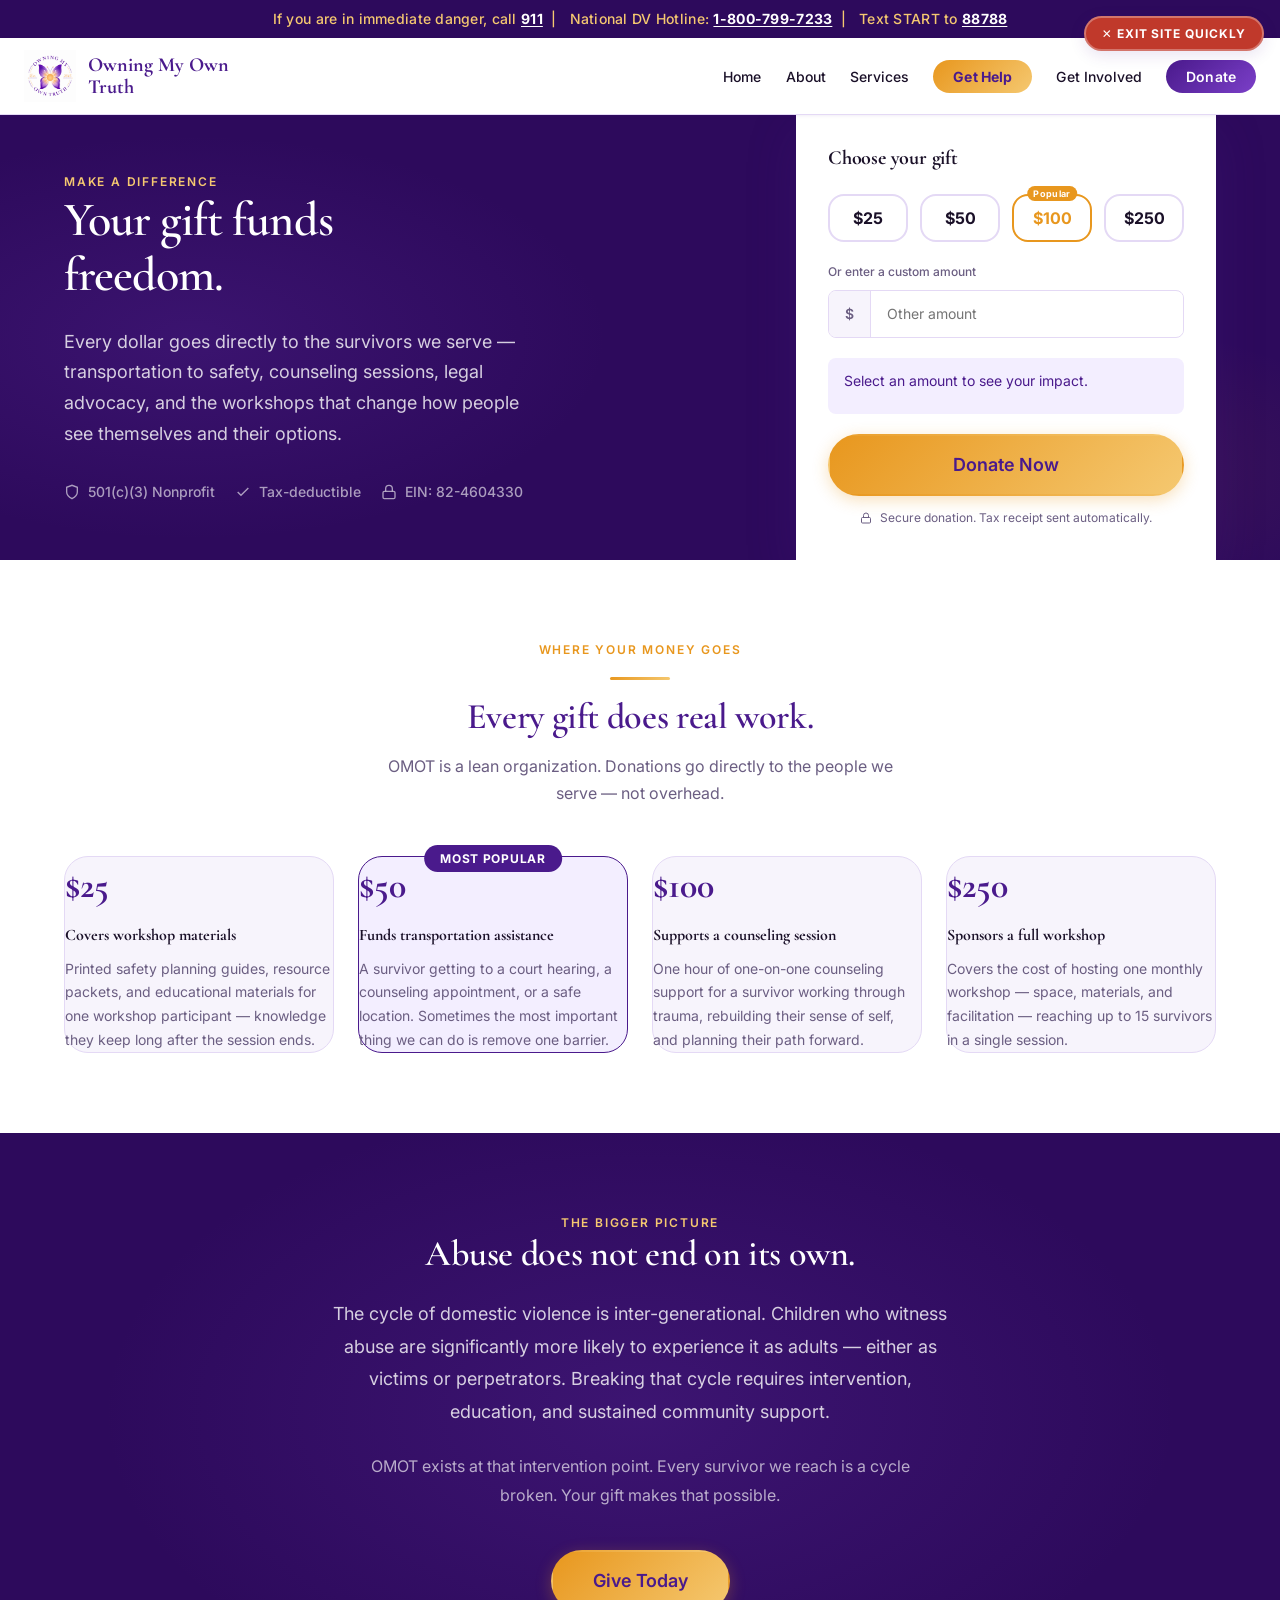
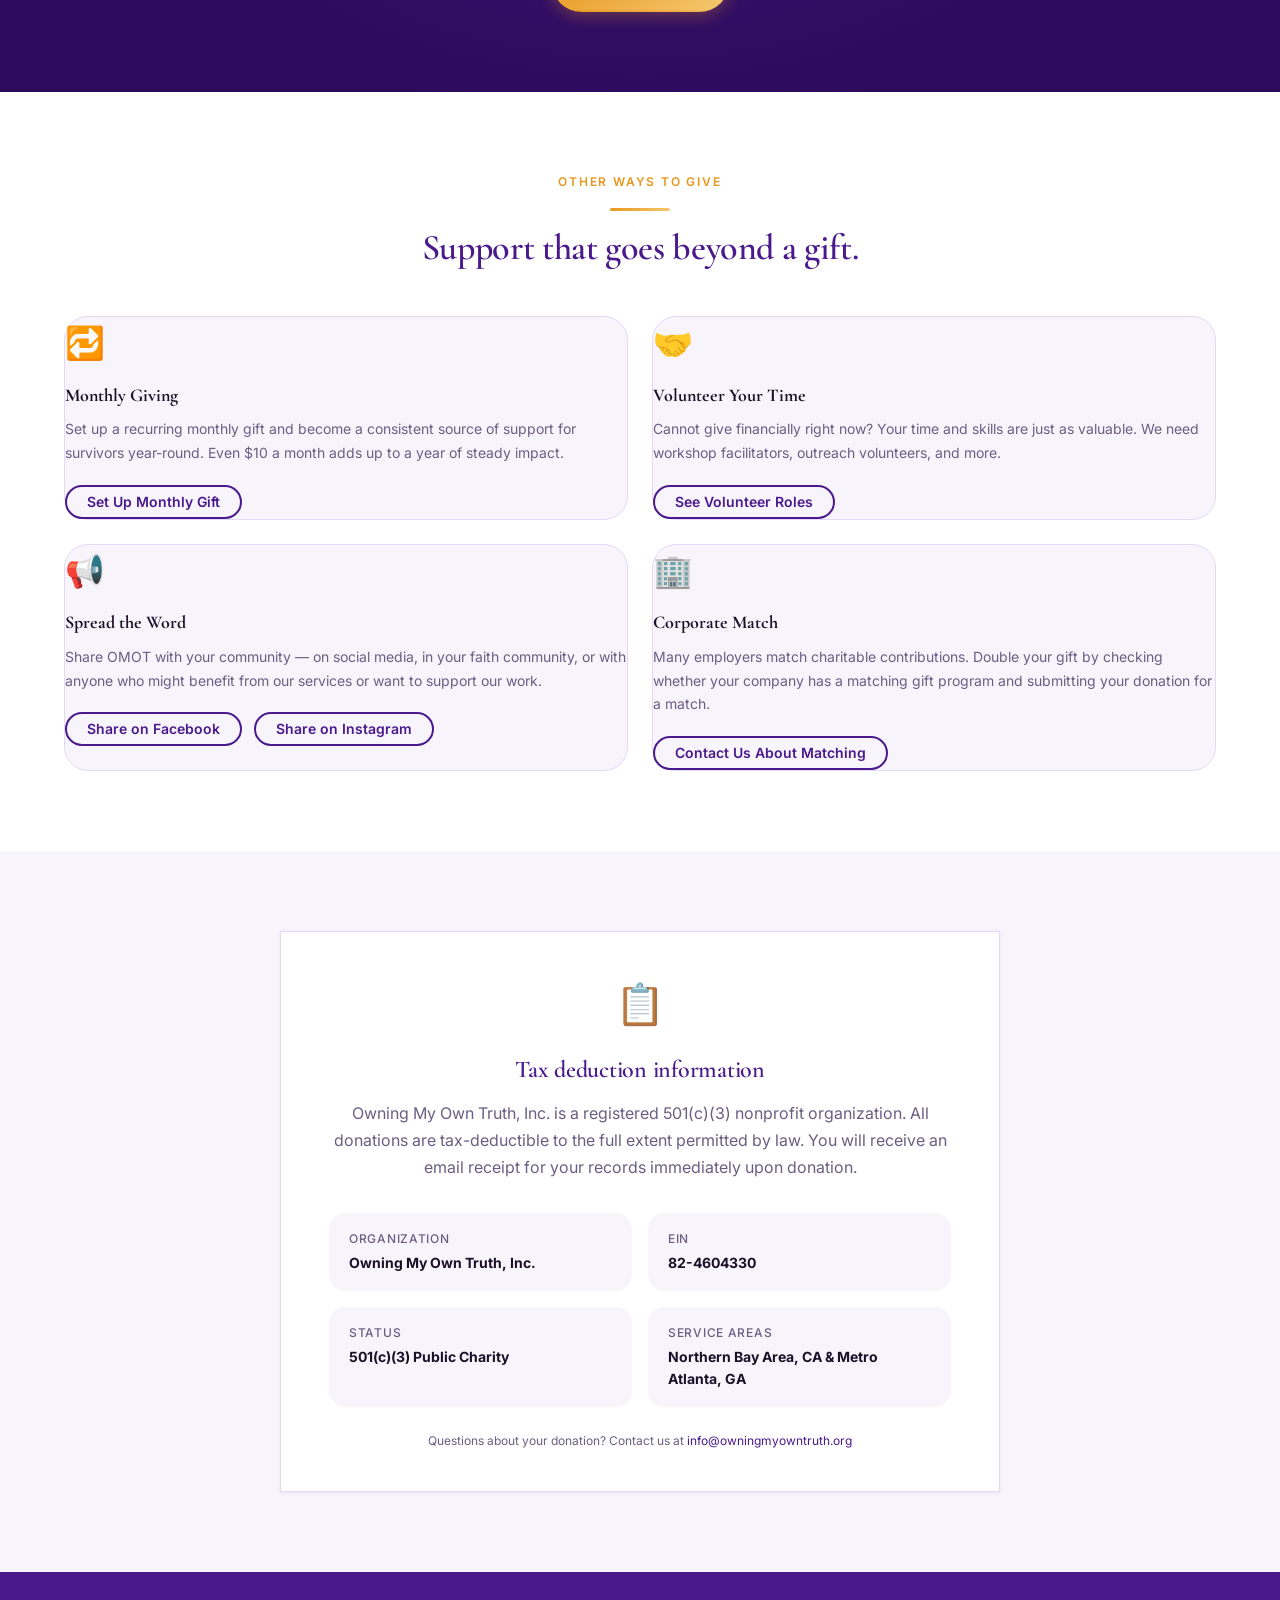
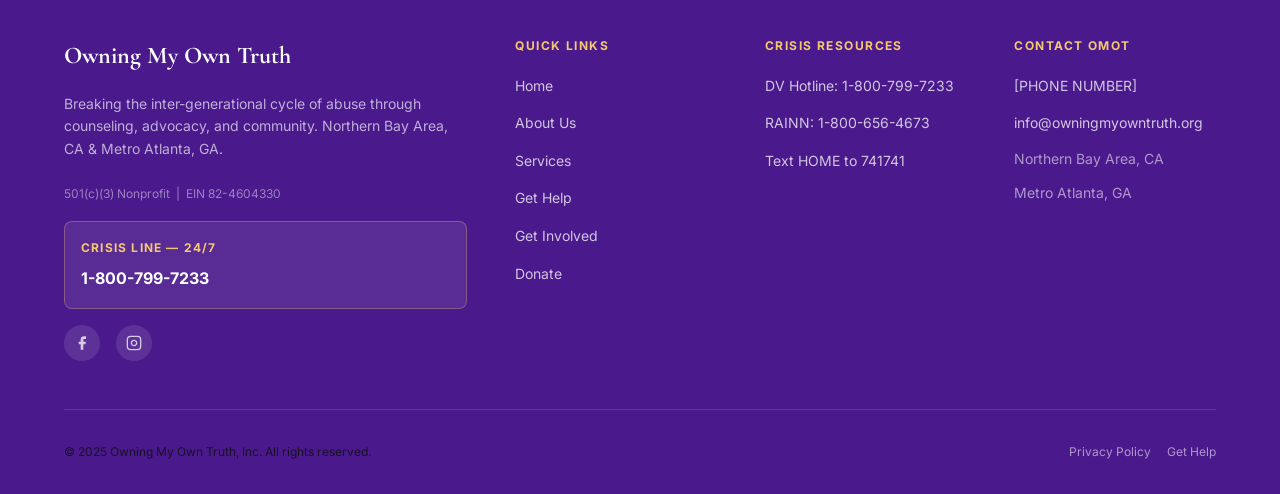
<file: pages/donate.html>
<!DOCTYPE html>
<html lang="en">
<head>
  <meta charset="UTF-8">
  <meta name="viewport" content="width=device-width, initial-scale=1.0">
  <meta name="description" content="Support Owning My Own Truth with a tax-deductible donation. Your gift funds direct services for survivors of domestic violence in Northern Bay Area, CA and Metro Atlanta, GA. EIN: 82-4604330.">
  <title>Donate — Owning My Own Truth</title>
  <link rel="stylesheet" href="../css/design-system.css">
  <link rel="stylesheet" href="../css/donate.css">
</head>
<body>

  <!-- Safety Exit Button -->
  <button class="safety-exit" onclick="safetyExit()" aria-label="Quickly leave this site">
    ✕ Exit Site Quickly
  </button>

  <!-- Crisis Bar -->
  <div class="crisis-bar" role="banner">
    If you are in immediate danger, call <a href="tel:911">911</a>&nbsp;&nbsp;|&nbsp;&nbsp;
    National DV Hotline: <a href="tel:18007997233">1-800-799-7233</a>&nbsp;&nbsp;|&nbsp;&nbsp;
    Text START to <a href="sms:88788">88788</a>
  </div>

  <!-- Navigation -->
  <nav class="nav" role="navigation">
    <div class="nav-inner">
      <a href="../index.html" class="nav-logo">
        <img src="../images/logo-refined.png" alt="Owning My Own Truth" class="nav-logo-img">
        <span class="nav-logo-text">Owning My Own Truth</span>
      </a>
      <ul class="nav-links" role="list">
        <li><a href="../index.html">Home</a></li>
        <li><a href="about.html">About</a></li>
        <li><a href="services.html">Services</a></li>
        <li><a href="get-help.html" class="nav-get-help">Get Help</a></li>
        <li><a href="get-involved.html">Get Involved</a></li>
        <li><a href="donate.html" class="nav-cta active">Donate</a></li>
      </ul>
      <button class="nav-hamburger" onclick="openMobileNav()" aria-label="Open menu">
        <span></span><span></span><span></span>
      </button>
    </div>
  </nav>

  <!-- Mobile Nav -->
  <div class="nav-mobile-overlay" id="mobileNav" role="dialog">
    <div class="nav-mobile-header">
      <img src="../images/logo-refined.png" alt="OMOT Logo" style="width:44px;height:44px;object-fit:contain;">
      <button class="nav-mobile-close" onclick="closeMobileNav()">&times;</button>
    </div>
    <nav class="nav-mobile-links">
      <a href="../index.html">Home</a>
      <a href="about.html">About</a>
      <a href="services.html">Services</a>
      <a href="get-help.html">Get Help</a>
      <a href="get-involved.html">Get Involved</a>
      <a href="donate.html" style="color:var(--color-gold);font-weight:700;">Donate</a>
    </nav>
    <div class="nav-mobile-crisis">
      In crisis? Call <a href="tel:18007997233">1-800-799-7233</a> now.
    </div>
  </div>

  <main>

    <!-- ── HERO ── -->
    <section class="donate-hero">
      <div class="container">
        <div class="donate-hero-inner">
          <div class="donate-hero-content">
            <p class="text-eyebrow" style="color:var(--color-gold-light);">Make a difference</p>
            <h1 style="color:var(--color-white);">Your gift funds<br>freedom.</h1>
            <p class="donate-hero-body">
              Every dollar goes directly to the survivors we serve — transportation to safety, counseling sessions, legal advocacy, and the workshops that change how people see themselves and their options.
            </p>
            <div class="donate-trust">
              <div class="trust-item">
                <svg width="16" height="16" viewBox="0 0 24 24" fill="none" stroke="currentColor" stroke-width="2"><path d="M12 22s8-4 8-10V5l-8-3-8 3v7c0 6 8 10 8 10z"/></svg>
                501(c)(3) Nonprofit
              </div>
              <div class="trust-item">
                <svg width="16" height="16" viewBox="0 0 24 24" fill="none" stroke="currentColor" stroke-width="2"><polyline points="20 6 9 17 4 12"/></svg>
                Tax-deductible
              </div>
              <div class="trust-item">
                <svg width="16" height="16" viewBox="0 0 24 24" fill="none" stroke="currentColor" stroke-width="2"><rect x="3" y="11" width="18" height="11" rx="2"/><path d="M7 11V7a5 5 0 0 1 10 0v4"/></svg>
                EIN: 82-4604330
              </div>
            </div>
          </div>

          <div class="donate-card">
            <h2 class="donate-card-title">Choose your gift</h2>
            <div class="amount-grid">
              <button class="amount-btn" onclick="selectAmount(25, this)">$25</button>
              <button class="amount-btn" onclick="selectAmount(50, this)">$50</button>
              <button class="amount-btn amount-btn-featured" onclick="selectAmount(100, this)">$100</button>
              <button class="amount-btn" onclick="selectAmount(250, this)">$250</button>
            </div>
            <div class="custom-amount-wrap">
              <label class="form-label" for="customAmount">Or enter a custom amount</label>
              <div class="custom-amount-input-wrap">
                <span class="custom-amount-symbol">$</span>
                <input type="number" id="customAmount" class="custom-amount-input" placeholder="Other amount" min="1" oninput="selectCustomAmount(this.value)">
              </div>
            </div>
            <div class="donate-impact" id="donateImpact">
              <p id="impactText">Select an amount to see your impact.</p>
            </div>
            <!-- PLACEHOLDER: Replace href with your donation processor link -->
            <a href="[DONATION PROCESSOR LINK]" class="btn btn-gold btn-lg donate-btn" id="donateBtn" target="_blank" rel="noopener noreferrer">
              Donate Now
            </a>
            <p class="donate-secure-note">
              <svg width="12" height="12" viewBox="0 0 24 24" fill="none" stroke="currentColor" stroke-width="2"><rect x="3" y="11" width="18" height="11" rx="2"/><path d="M7 11V7a5 5 0 0 1 10 0v4"/></svg>
              Secure donation. Tax receipt sent automatically.
            </p>
          </div>
        </div>
      </div>
    </section>

    <!-- ── IMPACT STORIES ── -->
    <section class="section bg-white">
      <div class="container">
        <div class="text-center" style="margin-bottom:var(--space-12);">
          <p class="text-eyebrow">Where your money goes</p>
          <div class="divider divider-center"></div>
          <h2>Every gift does real work.</h2>
          <p style="color:var(--color-text-muted);max-width:520px;margin:var(--space-4) auto 0;">
            OMOT is a lean organization. Donations go directly to the people we serve — not overhead.
          </p>
        </div>

        <div class="impact-cards">
          <div class="impact-card">
            <div class="impact-amount">$25</div>
            <h3 class="impact-title">Covers workshop materials</h3>
            <p class="impact-desc">Printed safety planning guides, resource packets, and educational materials for one workshop participant — knowledge they keep long after the session ends.</p>
          </div>
          <div class="impact-card impact-card-featured">
            <div class="impact-badge">Most popular</div>
            <div class="impact-amount">$50</div>
            <h3 class="impact-title">Funds transportation assistance</h3>
            <p class="impact-desc">A survivor getting to a court hearing, a counseling appointment, or a safe location. Sometimes the most important thing we can do is remove one barrier.</p>
          </div>
          <div class="impact-card">
            <div class="impact-amount">$100</div>
            <h3 class="impact-title">Supports a counseling session</h3>
            <p class="impact-desc">One hour of one-on-one counseling support for a survivor working through trauma, rebuilding their sense of self, and planning their path forward.</p>
          </div>
          <div class="impact-card">
            <div class="impact-amount">$250</div>
            <h3 class="impact-title">Sponsors a full workshop</h3>
            <p class="impact-desc">Covers the cost of hosting one monthly workshop — space, materials, and facilitation — reaching up to 15 survivors in a single session.</p>
          </div>
        </div>
      </div>
    </section>

    <!-- ── WHY IT MATTERS ── -->
    <section class="section donate-mission-section">
      <div class="container container-md text-center">
        <p class="text-eyebrow" style="color:var(--color-gold-light);">The bigger picture</p>
        <h2 style="color:var(--color-white);margin-bottom:var(--space-6);">Abuse does not end on its own.</h2>
        <p style="color:rgba(255,255,255,0.8);line-height:1.8;font-size:var(--text-lg);max-width:620px;margin:0 auto var(--space-6);">
          The cycle of domestic violence is inter-generational. Children who witness abuse are significantly more likely to experience it as adults — either as victims or perpetrators. Breaking that cycle requires intervention, education, and sustained community support.
        </p>
        <p style="color:rgba(255,255,255,0.65);line-height:1.8;max-width:580px;margin:0 auto var(--space-10);">
          OMOT exists at that intervention point. Every survivor we reach is a cycle broken. Your gift makes that possible.
        </p>
        <a href="[DONATION PROCESSOR LINK]" class="btn btn-gold btn-lg" target="_blank" rel="noopener noreferrer">Give Today</a>
      </div>
    </section>

    <!-- ── OTHER WAYS TO GIVE ── -->
    <section class="section bg-white">
      <div class="container">
        <div class="text-center" style="margin-bottom:var(--space-12);">
          <p class="text-eyebrow">Other ways to give</p>
          <div class="divider divider-center"></div>
          <h2>Support that goes beyond a gift.</h2>
        </div>

        <div class="other-ways-grid">
          <div class="other-way-card">
            <div class="other-way-icon">🔁</div>
            <h3>Monthly Giving</h3>
            <p>Set up a recurring monthly gift and become a consistent source of support for survivors year-round. Even $10 a month adds up to a year of steady impact.</p>
            <a href="[DONATION PROCESSOR LINK]" class="btn btn-outline btn-sm" style="margin-top:var(--space-5);" target="_blank" rel="noopener noreferrer">Set Up Monthly Gift</a>
          </div>
          <div class="other-way-card">
            <div class="other-way-icon">🤝</div>
            <h3>Volunteer Your Time</h3>
            <p>Cannot give financially right now? Your time and skills are just as valuable. We need workshop facilitators, outreach volunteers, and more.</p>
            <a href="get-involved.html#volunteer" class="btn btn-outline btn-sm" style="margin-top:var(--space-5);">See Volunteer Roles</a>
          </div>
          <div class="other-way-card">
            <div class="other-way-icon">📢</div>
            <h3>Spread the Word</h3>
            <p>Share OMOT with your community — on social media, in your faith community, or with anyone who might benefit from our services or want to support our work.</p>
            <div style="display:flex;gap:var(--space-3);margin-top:var(--space-5);flex-wrap:wrap;">
              <a href="https://www.facebook.com/share/17fy1nY4sa/?mibextid=wwXIfr" class="btn btn-outline btn-sm" target="_blank" rel="noopener noreferrer">Share on Facebook</a>
              <a href="https://www.instagram.com/owningmyowntruth?igsh=a2F0MTJ2eHRvZG9q" class="btn btn-outline btn-sm" target="_blank" rel="noopener noreferrer">Share on Instagram</a>
            </div>
          </div>
          <div class="other-way-card">
            <div class="other-way-icon">🏢</div>
            <h3>Corporate Match</h3>
            <p>Many employers match charitable contributions. Double your gift by checking whether your company has a matching gift program and submitting your donation for a match.</p>
            <a href="mailto:info@owningmyowntruth.org?subject=Corporate Matching Gift" class="btn btn-outline btn-sm" style="margin-top:var(--space-5);">Contact Us About Matching</a>
          </div>
        </div>
      </div>
    </section>

    <!-- ── TAX INFO ── -->
    <section class="section bg-surface">
      <div class="container container-md text-center">
        <div class="tax-block">
          <div class="tax-icon">📋</div>
          <h2 style="font-size:var(--text-2xl);">Tax deduction information</h2>
          <p style="color:var(--color-text-muted);margin-top:var(--space-4);line-height:1.7;">
            Owning My Own Truth, Inc. is a registered 501(c)(3) nonprofit organization. All donations are tax-deductible to the full extent permitted by law. You will receive an email receipt for your records immediately upon donation.
          </p>
          <div class="tax-details">
            <div class="tax-detail-item">
              <span class="tax-detail-label">Organization</span>
              <span class="tax-detail-value">Owning My Own Truth, Inc.</span>
            </div>
            <div class="tax-detail-item">
              <span class="tax-detail-label">EIN</span>
              <span class="tax-detail-value">82-4604330</span>
            </div>
            <div class="tax-detail-item">
              <span class="tax-detail-label">Status</span>
              <span class="tax-detail-value">501(c)(3) Public Charity</span>
            </div>
            <div class="tax-detail-item">
              <span class="tax-detail-label">Service Areas</span>
              <span class="tax-detail-value">Northern Bay Area, CA &amp; Metro Atlanta, GA</span>
            </div>
          </div>
          <p style="font-size:var(--text-xs);color:var(--color-text-muted);margin-top:var(--space-6);">
            Questions about your donation? Contact us at <a href="mailto:info@owningmyowntruth.org">info@owningmyowntruth.org</a>
          </p>
        </div>
      </div>
    </section>

  </main>

  <!-- Footer -->
  <footer class="footer" role="contentinfo">
    <div class="container">
      <div class="footer-grid">
        <div class="footer-brand">
          <p class="footer-brand-name">Owning My Own Truth</p>
          <p class="footer-tagline">Breaking the inter-generational cycle of abuse through counseling, advocacy, and community. Northern Bay Area, CA &amp; Metro Atlanta, GA.</p>
          <p style="font-size:var(--text-xs);color:rgba(255,255,255,0.45);margin-bottom:var(--space-4);">501(c)(3) Nonprofit &nbsp;|&nbsp; EIN 82-4604330</p>
          <div class="footer-crisis">
            <p class="footer-crisis-label">Crisis Line — 24/7</p>
            <a href="tel:18007997233">1-800-799-7233</a>
          </div>
          <div class="footer-social">
            <a href="https://www.facebook.com/share/17fy1nY4sa/?mibextid=wwXIfr" aria-label="Facebook">
              <svg width="16" height="16" viewBox="0 0 24 24" fill="currentColor"><path d="M18 2h-3a5 5 0 0 0-5 5v3H7v4h3v8h4v-8h3l1-4h-4V7a1 1 0 0 1 1-1h3z"/></svg>
            </a>
            <a href="https://www.instagram.com/owningmyowntruth?igsh=a2F0MTJ2eHRvZG9q" aria-label="Instagram">
              <svg width="16" height="16" viewBox="0 0 24 24" fill="none" stroke="currentColor" stroke-width="2"><rect x="2" y="2" width="20" height="20" rx="5"/><path d="M16 11.37A4 4 0 1 1 12.63 8 4 4 0 0 1 16 11.37z"/><line x1="17.5" y1="6.5" x2="17.51" y2="6.5"/></svg>
            </a>
          </div>
        </div>
        <div>
          <p class="footer-heading">Quick Links</p>
          <ul class="footer-links">
            <li><a href="../index.html">Home</a></li>
            <li><a href="about.html">About Us</a></li>
            <li><a href="services.html">Services</a></li>
            <li><a href="get-help.html">Get Help</a></li>
            <li><a href="get-involved.html">Get Involved</a></li>
            <li><a href="donate.html">Donate</a></li>
          </ul>
        </div>
        <div>
          <p class="footer-heading">Crisis Resources</p>
          <ul class="footer-links">
            <li><a href="tel:18007997233">DV Hotline: 1-800-799-7233</a></li>
            <li><a href="tel:18006564673">RAINN: 1-800-656-4673</a></li>
            <li><a href="sms:741741">Text HOME to 741741</a></li>
          </ul>
        </div>
        <div>
          <p class="footer-heading">Contact OMOT</p>
          <ul class="footer-links">
            <li><a href="tel:[PHONE NUMBER]">[PHONE NUMBER]</a></li>
            <li><a href="mailto:info@owningmyowntruth.org">info@owningmyowntruth.org</a></li>
            <li style="color:rgba(255,255,255,0.55);font-size:var(--text-sm);">Northern Bay Area, CA</li>
            <li style="color:rgba(255,255,255,0.55);font-size:var(--text-sm);">Metro Atlanta, GA</li>
          </ul>
        </div>
      </div>
      <div class="footer-bottom">
        <p>&copy; 2025 Owning My Own Truth, Inc. All rights reserved.</p>
        <div class="flex gap-4">
          <a href="privacy.html">Privacy Policy</a>
          <a href="get-help.html">Get Help</a>
        </div>
      </div>
    </div>
  </footer>

  <script src="../js/main.js"></script>
  <script>
    const impactMap = {
      25:  'Your $25 covers workshop materials for one participant — safety planning guides and resources they keep forever.',
      50:  'Your $50 funds transportation assistance — getting a survivor to where they need to be safely.',
      100: 'Your $100 supports one counseling session — an hour of professional support for a survivor rebuilding their life.',
      250: 'Your $250 sponsors a full monthly workshop — reaching up to 15 survivors in a single session.'
    };

    function selectAmount(amount, btn) {
      document.querySelectorAll('.amount-btn').forEach(b => b.classList.remove('selected'));
      btn.classList.add('selected');
      document.getElementById('customAmount').value = '';
      updateImpact(amount);
    }

    function selectCustomAmount(val) {
      document.querySelectorAll('.amount-btn').forEach(b => b.classList.remove('selected'));
      const amount = parseInt(val);
      if (amount > 0) updateImpact(amount);
    }

    function updateImpact(amount) {
      const text = impactMap[amount] || `Your $${amount} gift directly supports survivors in Northern Bay Area and Metro Atlanta.`;
      document.getElementById('impactText').textContent = text;
      document.getElementById('donateImpact').classList.add('active');
    }
  </script>
</body>
</html>
</file>
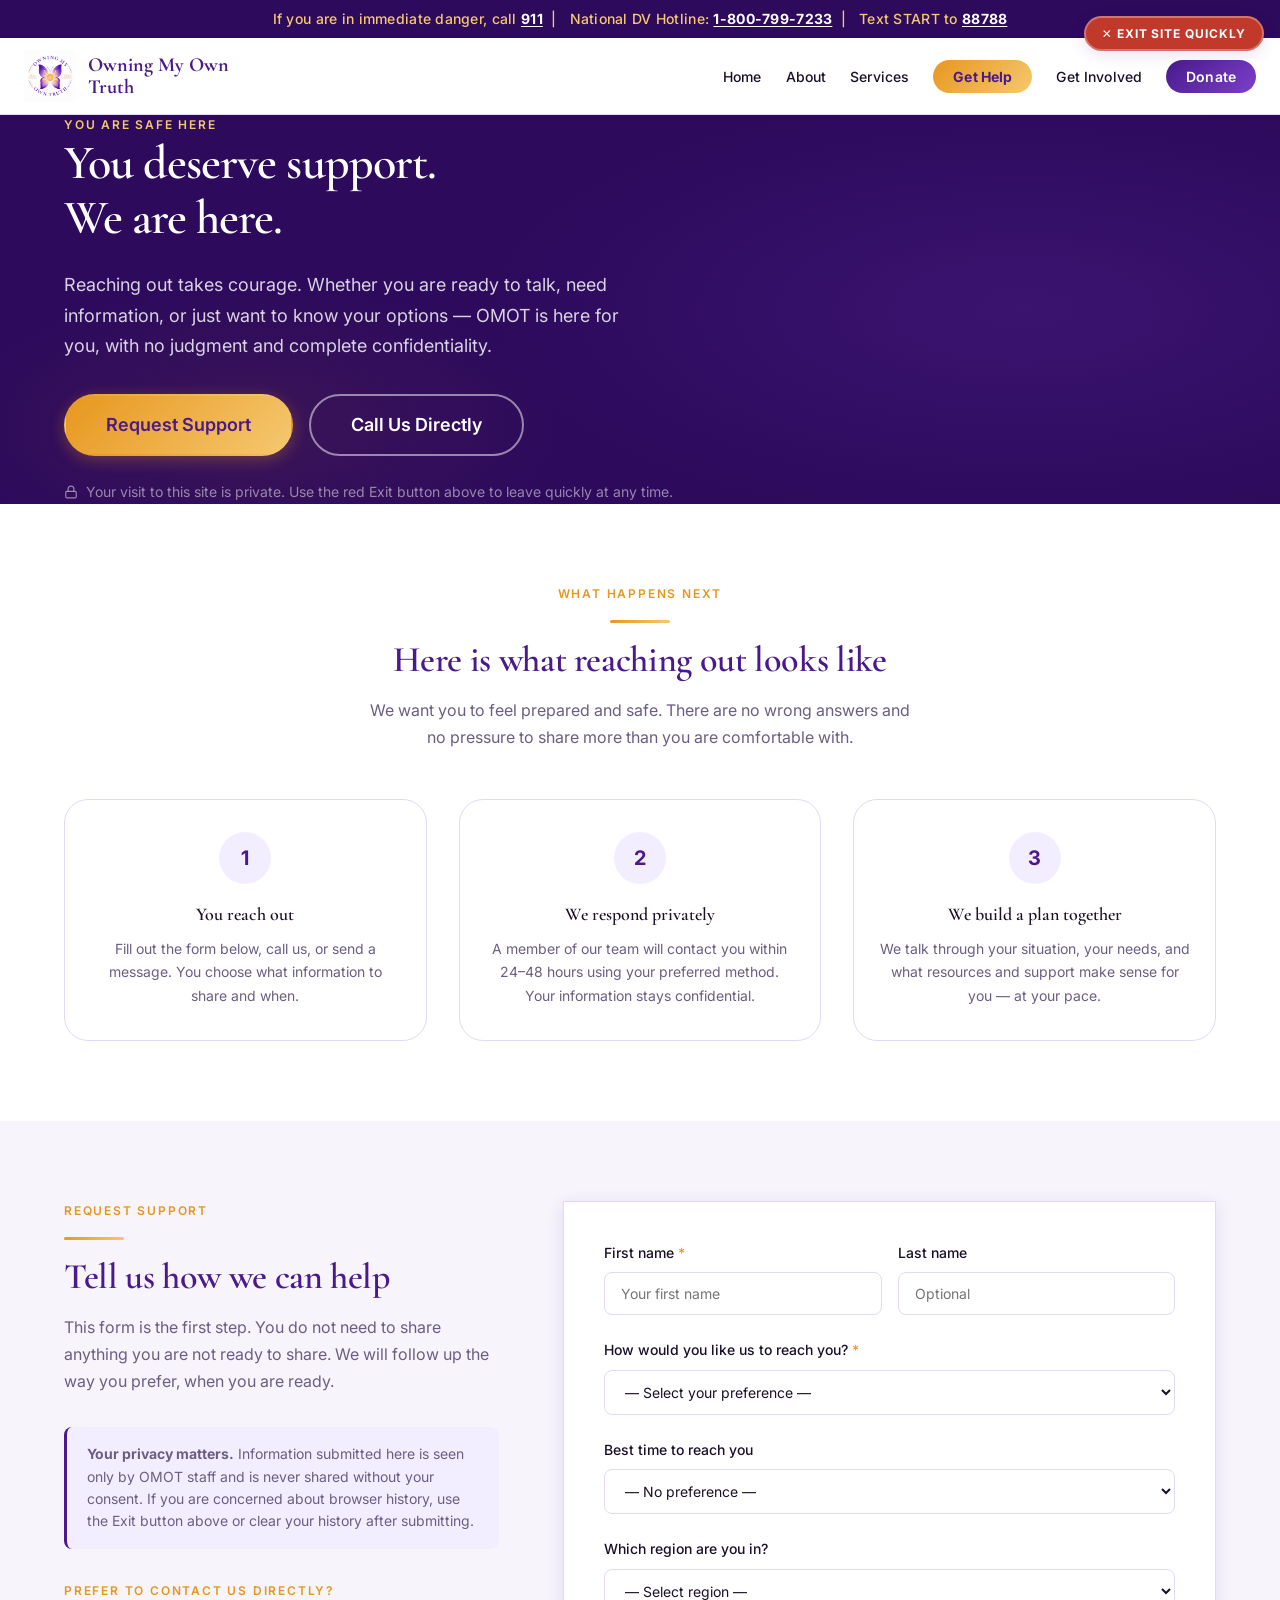
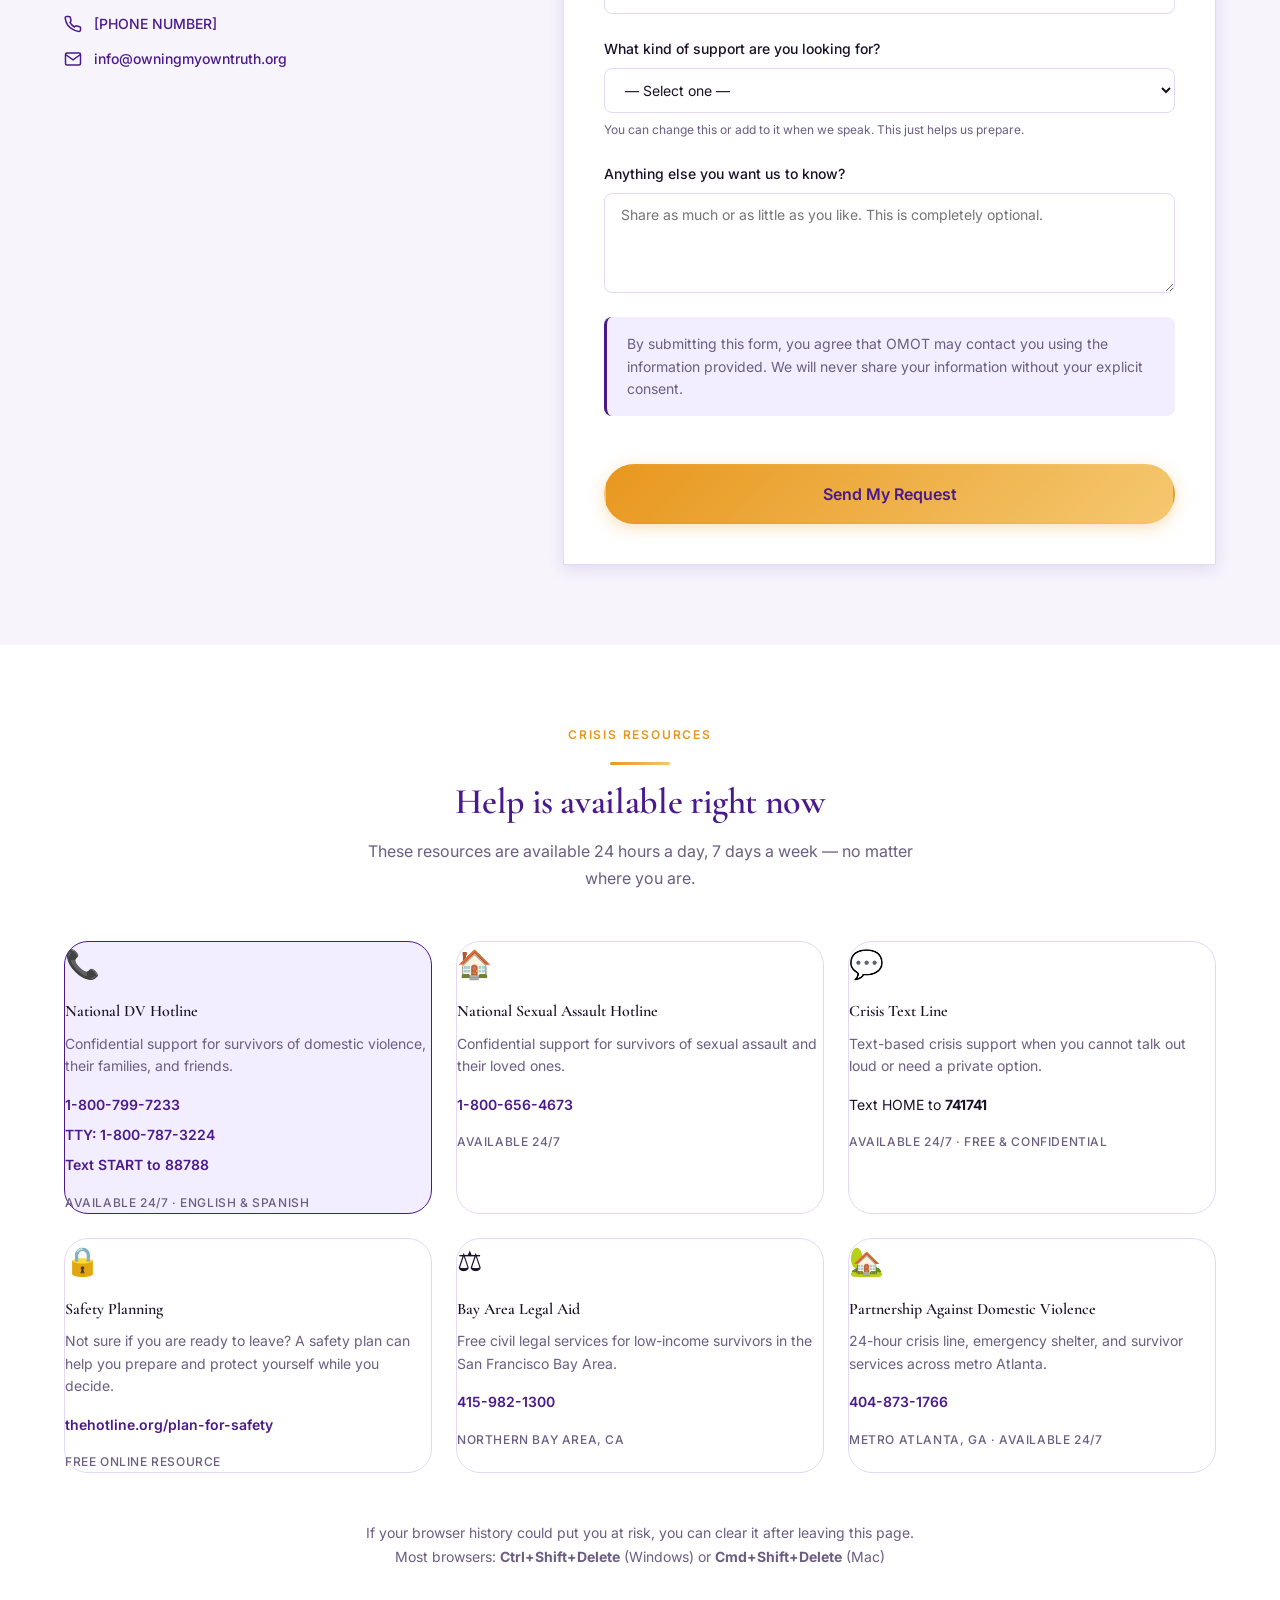
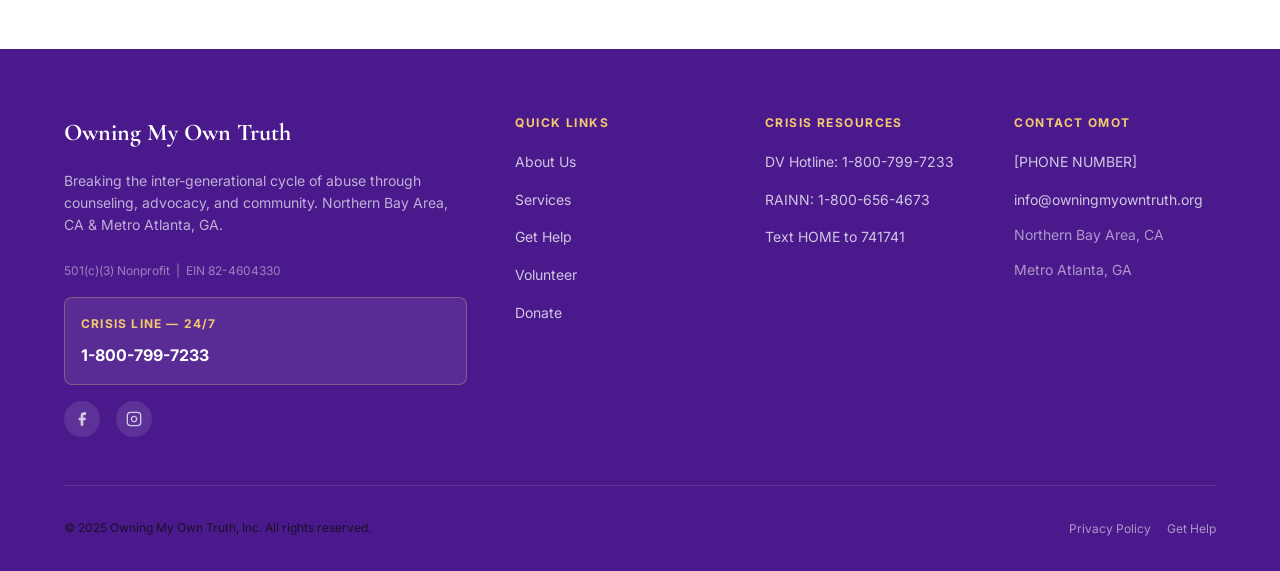
<file: pages/get-help.html>
<!DOCTYPE html>
<html lang="en">
<head>
  <meta charset="UTF-8">
  <meta name="viewport" content="width=device-width, initial-scale=1.0">
  <meta name="description" content="Get help from Owning My Own Truth. If you are experiencing domestic violence or abuse, reach out confidentially. We are here for survivors in Northern Bay Area, CA and Metro Atlanta, GA.">
  <title>Get Help — Owning My Own Truth</title>
  <link rel="stylesheet" href="../css/design-system.css">
  <link rel="stylesheet" href="../css/get-help.css">
</head>
<body>

  <!-- Safety Exit Button -->
  <button class="safety-exit" onclick="safetyExit()" aria-label="Quickly leave this site">
    ✕ Exit Site Quickly
  </button>

  <!-- Crisis Bar -->
  <div class="crisis-bar" role="banner">
    If you are in immediate danger, call <a href="tel:911">911</a>&nbsp;&nbsp;|&nbsp;&nbsp;
    National DV Hotline: <a href="tel:18007997233">1-800-799-7233</a>&nbsp;&nbsp;|&nbsp;&nbsp;
    Text START to <a href="sms:88788">88788</a>
  </div>

  <!-- Navigation -->
  <nav class="nav" role="navigation">
    <div class="nav-inner">
      <a href="../index.html" class="nav-logo">
        <img src="../images/logo-refined.png" alt="Owning My Own Truth" class="nav-logo-img">
        <span class="nav-logo-text">Owning My Own Truth</span>
      </a>
      <ul class="nav-links" role="list">
        <li><a href="../index.html">Home</a></li>
        <li><a href="about.html">About</a></li>
        <li><a href="services.html">Services</a></li>
        <li><a href="get-help.html" class="active nav-get-help">Get Help</a></li>
        <li><a href="get-involved.html">Get Involved</a></li>
        <li><a href="donate.html" class="nav-cta">Donate</a></li>
      </ul>
      <button class="nav-hamburger" onclick="openMobileNav()" aria-label="Open menu">
        <span></span><span></span><span></span>
      </button>
    </div>
  </nav>

  <!-- Mobile Nav -->
  <div class="nav-mobile-overlay" id="mobileNav" role="dialog">
    <div class="nav-mobile-header">
      <img src="../images/logo-refined.png" alt="OMOT Logo" style="width:44px;height:44px;object-fit:contain;">
      <button class="nav-mobile-close" onclick="closeMobileNav()">&times;</button>
    </div>
    <nav class="nav-mobile-links">
      <a href="../index.html">Home</a>
      <a href="about.html">About</a>
      <a href="services.html">Services</a>
      <a href="get-help.html" style="color:var(--color-gold);font-weight:700;">Get Help</a>
      <a href="get-involved.html">Get Involved</a>
      <a href="donate.html">Donate</a>
    </nav>
    <div class="nav-mobile-crisis">
      In crisis? Call <a href="tel:18007997233">1-800-799-7233</a> now.
    </div>
  </div>

  <main>

    <!-- ── HERO ── -->
    <section class="help-hero">
      <div class="container">
        <div class="help-hero-inner">
          <p class="text-eyebrow" style="color:var(--color-gold-light);">You are safe here</p>
          <h1 style="color:var(--color-white);">You deserve support.<br>We are here.</h1>
          <p class="help-hero-body">
            Reaching out takes courage. Whether you are ready to talk, need information, or just want to know your options — OMOT is here for you, with no judgment and complete confidentiality.
          </p>
          <div class="help-hero-actions">
            <a href="#intake-form" class="btn btn-gold btn-lg">Request Support</a>
            <a href="tel:[PHONE NUMBER]" class="btn btn-outline-white btn-lg">Call Us Directly</a>
          </div>
          <p class="help-safety-note">
            <svg width="14" height="14" viewBox="0 0 24 24" fill="none" stroke="currentColor" stroke-width="2"><rect x="3" y="11" width="18" height="11" rx="2"/><path d="M7 11V7a5 5 0 0 1 10 0v4"/></svg>
            Your visit to this site is private. Use the red Exit button above to leave quickly at any time.
          </p>
        </div>
      </div>
    </section>

    <!-- ── WHAT TO EXPECT ── -->
    <section class="section bg-white">
      <div class="container">
        <div class="text-center" style="margin-bottom:var(--space-12);">
          <p class="text-eyebrow">What happens next</p>
          <div class="divider divider-center"></div>
          <h2>Here is what reaching out looks like</h2>
          <p style="color:var(--color-text-muted);max-width:560px;margin:var(--space-4) auto 0;">
            We want you to feel prepared and safe. There are no wrong answers and no pressure to share more than you are comfortable with.
          </p>
        </div>

        <div class="steps-grid">
          <div class="step-card">
            <div class="step-number">1</div>
            <h3 class="step-title">You reach out</h3>
            <p class="step-desc">Fill out the form below, call us, or send a message. You choose what information to share and when.</p>
          </div>
          <div class="step-card">
            <div class="step-number">2</div>
            <h3 class="step-title">We respond privately</h3>
            <p class="step-desc">A member of our team will contact you within 24–48 hours using your preferred method. Your information stays confidential.</p>
          </div>
          <div class="step-card">
            <div class="step-number">3</div>
            <h3 class="step-title">We build a plan together</h3>
            <p class="step-desc">We talk through your situation, your needs, and what resources and support make sense for you — at your pace.</p>
          </div>
        </div>
      </div>
    </section>

    <!-- ── INTAKE FORM ── -->
    <section class="section bg-surface" id="intake-form">
      <div class="container">
        <div class="form-section-inner">

          <div class="form-intro">
            <p class="text-eyebrow">Request support</p>
            <div class="divider"></div>
            <h2>Tell us how we can help</h2>
            <p style="color:var(--color-text-muted);margin-top:var(--space-4);">
              This form is the first step. You do not need to share anything you are not ready to share. We will follow up the way you prefer, when you are ready.
            </p>

            <div class="form-privacy-note" style="margin-top:var(--space-8);">
              <strong>Your privacy matters.</strong> Information submitted here is seen only by OMOT staff and is never shared without your consent. If you are concerned about browser history, use the Exit button above or clear your history after submitting.
            </div>

            <div class="contact-direct" style="margin-top:var(--space-8);">
              <p class="text-eyebrow" style="margin-bottom:var(--space-3);">Prefer to contact us directly?</p>
              <div class="contact-direct-options">
                <a href="tel:[PHONE NUMBER]" class="contact-option">
                  <svg width="18" height="18" viewBox="0 0 24 24" fill="none" stroke="currentColor" stroke-width="2"><path d="M22 16.92v3a2 2 0 0 1-2.18 2 19.79 19.79 0 0 1-8.63-3.07A19.5 19.5 0 0 1 4.69 13a19.79 19.79 0 0 1-3.07-8.67A2 2 0 0 1 3.6 2h3a2 2 0 0 1 2 1.72c.127.96.361 1.903.7 2.81a2 2 0 0 1-.45 2.11L7.91 9.91a16 16 0 0 0 6.07 6.07l.9-.9a2 2 0 0 1 2.11-.45c.907.339 1.85.573 2.81.7A2 2 0 0 1 22 16.92z"/></svg>
                  [PHONE NUMBER]
                </a>
                <a href="mailto:info@owningmyowntruth.org" class="contact-option">
                  <svg width="18" height="18" viewBox="0 0 24 24" fill="none" stroke="currentColor" stroke-width="2"><path d="M4 4h16c1.1 0 2 .9 2 2v12c0 1.1-.9 2-2 2H4c-1.1 0-2-.9-2-2V6c0-1.1.9-2 2-2z"/><polyline points="22,6 12,13 2,6"/></svg>
                  info@owningmyowntruth.org
                </a>
              </div>
            </div>
          </div>

          <!-- HubSpot Form Target -->
          <div class="intake-form-wrap">

            <!-- PLACEHOLDER: Replace this div with HubSpot embed script -->
            <!-- <script charset="utf-8" type="text/javascript" src="//js.hsforms.net/forms/embed/v2.js"></script>
            <script>
              hbspt.forms.create({ portalId: "[HUBSPOT_PORTAL_ID]", formId: "[HUBSPOT_FORM_ID]" });
            </script> -->

            <!-- Structural placeholder — matches HubSpot form fields -->
            <form class="intake-form" id="intakeForm" onsubmit="handleIntakeSubmit(event)" novalidate>
              <div class="form-row">
                <div class="form-group">
                  <label class="form-label" for="firstName">First name <span class="form-required">*</span></label>
                  <input type="text" id="firstName" name="firstName" class="form-input" placeholder="Your first name" required autocomplete="given-name">
                </div>
                <div class="form-group">
                  <label class="form-label" for="lastName">Last name</label>
                  <input type="text" id="lastName" name="lastName" class="form-input" placeholder="Optional" autocomplete="family-name">
                </div>
              </div>

              <div class="form-group">
                <label class="form-label" for="contactMethod">How would you like us to reach you? <span class="form-required">*</span></label>
                <select id="contactMethod" name="contactMethod" class="form-select" required onchange="handleContactMethodChange(this.value)">
                  <option value="">— Select your preference —</option>
                  <option value="phone">Phone call</option>
                  <option value="text">Text message</option>
                  <option value="email">Email</option>
                </select>
              </div>

              <div class="form-group" id="phoneField" style="display:none;">
                <label class="form-label" for="phone">Phone number <span class="form-required">*</span></label>
                <input type="tel" id="phone" name="phone" class="form-input" placeholder="(555) 000-0000" autocomplete="tel">
                <p class="form-hint">We will only call or text from a private number. You can also text us first.</p>
              </div>

              <div class="form-group" id="emailField" style="display:none;">
                <label class="form-label" for="email">Email address <span class="form-required">*</span></label>
                <input type="email" id="email" name="email" class="form-input" placeholder="your@email.com" autocomplete="email">
                <p class="form-hint">We recommend using an email account that is not shared with others.</p>
              </div>

              <div class="form-group">
                <label class="form-label" for="bestTime">Best time to reach you</label>
                <select id="bestTime" name="bestTime" class="form-select">
                  <option value="">— No preference —</option>
                  <option value="morning">Morning (8am – 12pm)</option>
                  <option value="afternoon">Afternoon (12pm – 5pm)</option>
                  <option value="evening">Evening (5pm – 8pm)</option>
                </select>
              </div>

              <div class="form-group">
                <label class="form-label" for="region">Which region are you in?</label>
                <select id="region" name="region" class="form-select">
                  <option value="">— Select region —</option>
                  <option value="bay-area">Northern Bay Area, CA</option>
                  <option value="atlanta">Metro Atlanta, GA</option>
                  <option value="other">Other / Not sure</option>
                </select>
              </div>

              <div class="form-group">
                <label class="form-label" for="helpType">What kind of support are you looking for?</label>
                <select id="helpType" name="helpType" class="form-select">
                  <option value="">— Select one —</option>
                  <option value="counseling">Counseling or emotional support</option>
                  <option value="housing">Housing or shelter resources</option>
                  <option value="legal">Legal advocacy</option>
                  <option value="financial">Financial literacy or resources</option>
                  <option value="transportation">Transportation assistance</option>
                  <option value="workshop">Workshop or program information</option>
                  <option value="not-sure">Not sure — I just need to talk</option>
                </select>
                <p class="form-hint">You can change this or add to it when we speak. This just helps us prepare.</p>
              </div>

              <div class="form-group">
                <label class="form-label" for="message">Anything else you want us to know?</label>
                <textarea id="message" name="message" class="form-textarea" placeholder="Share as much or as little as you like. This is completely optional." rows="4"></textarea>
              </div>

              <div class="form-privacy-note" style="margin-bottom:var(--space-6);">
                By submitting this form, you agree that OMOT may contact you using the information provided. We will never share your information without your explicit consent.
              </div>

              <button type="submit" class="btn btn-gold btn-lg form-submit-btn">
                Send My Request
              </button>

              <div class="form-success" id="formSuccess" style="display:none;" role="alert">
                <svg width="24" height="24" viewBox="0 0 24 24" fill="none" stroke="currentColor" stroke-width="2"><polyline points="20 6 9 17 4 12"/></svg>
                <div>
                  <strong>We received your message.</strong>
                  <p>Someone from our team will reach out within 24–48 hours using your preferred contact method. If you are in immediate danger, please call 911 or the National DV Hotline at 1-800-799-7233.</p>
                </div>
              </div>
            </form>
          </div>

        </div>
      </div>
    </section>

    <!-- ── CRISIS RESOURCES ── -->
    <section class="section bg-white" id="crisis-resources">
      <div class="container">
        <div class="text-center" style="margin-bottom:var(--space-12);">
          <p class="text-eyebrow">Crisis resources</p>
          <div class="divider divider-center"></div>
          <h2>Help is available right now</h2>
          <p style="color:var(--color-text-muted);max-width:560px;margin:var(--space-4) auto 0;">
            These resources are available 24 hours a day, 7 days a week — no matter where you are.
          </p>
        </div>

        <div class="resources-grid">

          <div class="resource-card resource-card-primary">
            <div class="resource-icon">📞</div>
            <h3 class="resource-title">National DV Hotline</h3>
            <p class="resource-desc">Confidential support for survivors of domestic violence, their families, and friends.</p>
            <div class="resource-contacts">
              <a href="tel:18007997233" class="resource-contact-link">1-800-799-7233</a>
              <a href="tel:18007873224" class="resource-contact-link">TTY: 1-800-787-3224</a>
              <a href="sms:88788" class="resource-contact-link">Text START to 88788</a>
            </div>
            <p class="resource-availability">Available 24/7 · English &amp; Spanish</p>
          </div>

          <div class="resource-card">
            <div class="resource-icon">🏠</div>
            <h3 class="resource-title">National Sexual Assault Hotline</h3>
            <p class="resource-desc">Confidential support for survivors of sexual assault and their loved ones.</p>
            <div class="resource-contacts">
              <a href="tel:18006564673" class="resource-contact-link">1-800-656-4673</a>
            </div>
            <p class="resource-availability">Available 24/7</p>
          </div>

          <div class="resource-card">
            <div class="resource-icon">💬</div>
            <h3 class="resource-title">Crisis Text Line</h3>
            <p class="resource-desc">Text-based crisis support when you cannot talk out loud or need a private option.</p>
            <div class="resource-contacts">
              <span class="resource-contact-info">Text HOME to <strong>741741</strong></span>
            </div>
            <p class="resource-availability">Available 24/7 · Free &amp; confidential</p>
          </div>

          <div class="resource-card">
            <div class="resource-icon">🔒</div>
            <h3 class="resource-title">Safety Planning</h3>
            <p class="resource-desc">Not sure if you are ready to leave? A safety plan can help you prepare and protect yourself while you decide.</p>
            <div class="resource-contacts">
              <a href="https://www.thehotline.org/plan-for-safety/" target="_blank" rel="noopener noreferrer" class="resource-contact-link">thehotline.org/plan-for-safety</a>
            </div>
            <p class="resource-availability">Free online resource</p>
          </div>

          <div class="resource-card">
            <div class="resource-icon">⚖️</div>
            <h3 class="resource-title">Bay Area Legal Aid</h3>
            <p class="resource-desc">Free civil legal services for low-income survivors in the San Francisco Bay Area.</p>
            <div class="resource-contacts">
              <a href="tel:14154827560" class="resource-contact-link">415-982-1300</a>
            </div>
            <p class="resource-availability">Northern Bay Area, CA</p>
          </div>

          <div class="resource-card">
            <div class="resource-icon">🏡</div>
            <h3 class="resource-title">Partnership Against Domestic Violence</h3>
            <p class="resource-desc">24-hour crisis line, emergency shelter, and survivor services across metro Atlanta.</p>
            <div class="resource-contacts">
              <a href="tel:14046886600" class="resource-contact-link">404-873-1766</a>
            </div>
            <p class="resource-availability">Metro Atlanta, GA · Available 24/7</p>
          </div>

        </div>

        <div class="resources-note text-center" style="margin-top:var(--space-12);">
          <p style="color:var(--color-text-muted);font-size:var(--text-sm);">
            If your browser history could put you at risk, you can clear it after leaving this page.<br>
            Most browsers: <strong>Ctrl+Shift+Delete</strong> (Windows) or <strong>Cmd+Shift+Delete</strong> (Mac)
          </p>
        </div>
      </div>
    </section>

  </main>

  <!-- Footer -->
  <footer class="footer" role="contentinfo">
    <div class="container">
      <div class="footer-grid">
        <div class="footer-brand">
          <p class="footer-brand-name">Owning My Own Truth</p>
          <p class="footer-tagline">Breaking the inter-generational cycle of abuse through counseling, advocacy, and community. Northern Bay Area, CA &amp; Metro Atlanta, GA.</p>
          <p style="font-size:var(--text-xs);color:rgba(255,255,255,0.45);margin-bottom:var(--space-4);">501(c)(3) Nonprofit &nbsp;|&nbsp; EIN 82-4604330</p>
          <div class="footer-crisis">
            <p class="footer-crisis-label">Crisis Line — 24/7</p>
            <a href="tel:18007997233">1-800-799-7233</a>
          </div>
          <div class="footer-social">
            <a href="https://www.facebook.com/share/17fy1nY4sa/?mibextid=wwXIfr" aria-label="Facebook">
              <svg width="16" height="16" viewBox="0 0 24 24" fill="currentColor"><path d="M18 2h-3a5 5 0 0 0-5 5v3H7v4h3v8h4v-8h3l1-4h-4V7a1 1 0 0 1 1-1h3z"/></svg>
            </a>
            <a href="https://www.instagram.com/owningmyowntruth?igsh=a2F0MTJ2eHRvZG9q" aria-label="Instagram">
              <svg width="16" height="16" viewBox="0 0 24 24" fill="none" stroke="currentColor" stroke-width="2"><rect x="2" y="2" width="20" height="20" rx="5"/><path d="M16 11.37A4 4 0 1 1 12.63 8 4 4 0 0 1 16 11.37z"/><line x1="17.5" y1="6.5" x2="17.51" y2="6.5"/></svg>
            </a>
          </div>
        </div>
        <div>
          <p class="footer-heading">Quick Links</p>
          <ul class="footer-links">
            <li><a href="about.html">About Us</a></li>
            <li><a href="services.html">Services</a></li>
            <li><a href="get-help.html">Get Help</a></li>
            <li><a href="get-involved.html">Volunteer</a></li>
            <li><a href="donate.html">Donate</a></li>
          </ul>
        </div>
        <div>
          <p class="footer-heading">Crisis Resources</p>
          <ul class="footer-links">
            <li><a href="tel:18007997233">DV Hotline: 1-800-799-7233</a></li>
            <li><a href="tel:18006564673">RAINN: 1-800-656-4673</a></li>
            <li><a href="sms:741741">Text HOME to 741741</a></li>
          </ul>
        </div>
        <div>
          <p class="footer-heading">Contact OMOT</p>
          <ul class="footer-links">
            <li><a href="tel:[PHONE NUMBER]">[PHONE NUMBER]</a></li>
            <li><a href="mailto:info@owningmyowntruth.org">info@owningmyowntruth.org</a></li>
            <li style="color:rgba(255,255,255,0.55);font-size:var(--text-sm);">Northern Bay Area, CA</li>
            <li style="color:rgba(255,255,255,0.55);font-size:var(--text-sm);">Metro Atlanta, GA</li>
          </ul>
        </div>
      </div>
      <div class="footer-bottom">
        <p>&copy; 2025 Owning My Own Truth, Inc. All rights reserved.</p>
        <div class="flex gap-4">
          <a href="privacy.html">Privacy Policy</a>
          <a href="get-help.html">Get Help</a>
        </div>
      </div>
    </div>
  </footer>

  <script src="../js/main.js"></script>
  <script>
    function handleContactMethodChange(value) {
      document.getElementById('phoneField').style.display = (value === 'phone' || value === 'text') ? 'flex' : 'none';
      document.getElementById('emailField').style.display = (value === 'email') ? 'flex' : 'none';

      const phoneInput = document.getElementById('phone');
      const emailInput = document.getElementById('email');
      phoneInput.required = (value === 'phone' || value === 'text');
      emailInput.required = (value === 'email');
    }

    function handleIntakeSubmit(e) {
      e.preventDefault();
      const form = e.target;
      const btn = form.querySelector('.form-submit-btn');
      const success = document.getElementById('formSuccess');

      btn.textContent = 'Sending...';
      btn.disabled = true;

      // TODO: Wire to HubSpot form submission
      // portalId: [HUBSPOT_PORTAL_ID]
      // formId: [HUBSPOT_FORM_ID]
      setTimeout(() => {
        form.style.display = 'none';
        success.style.display = 'flex';
        success.scrollIntoView({ behavior: 'smooth', block: 'center' });
      }, 800);
    }
  </script>
</body>
</html>
</file>
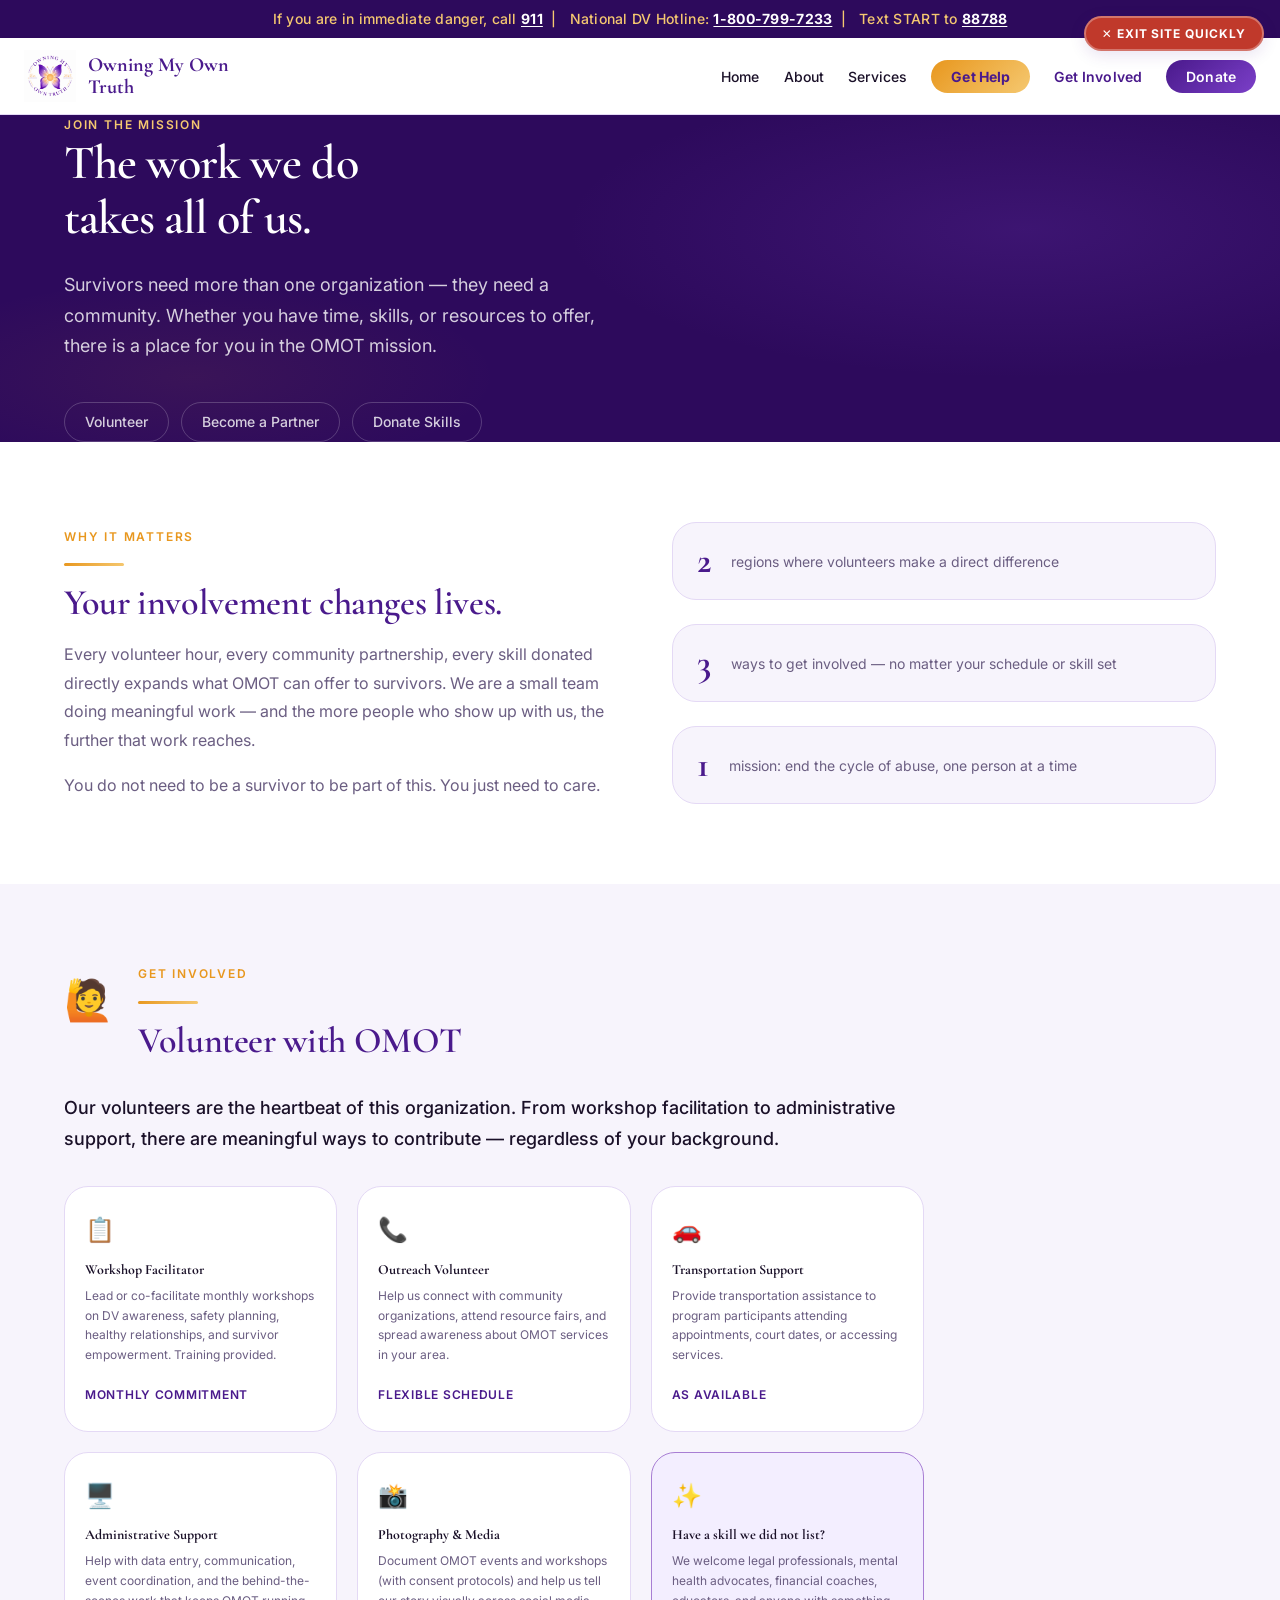
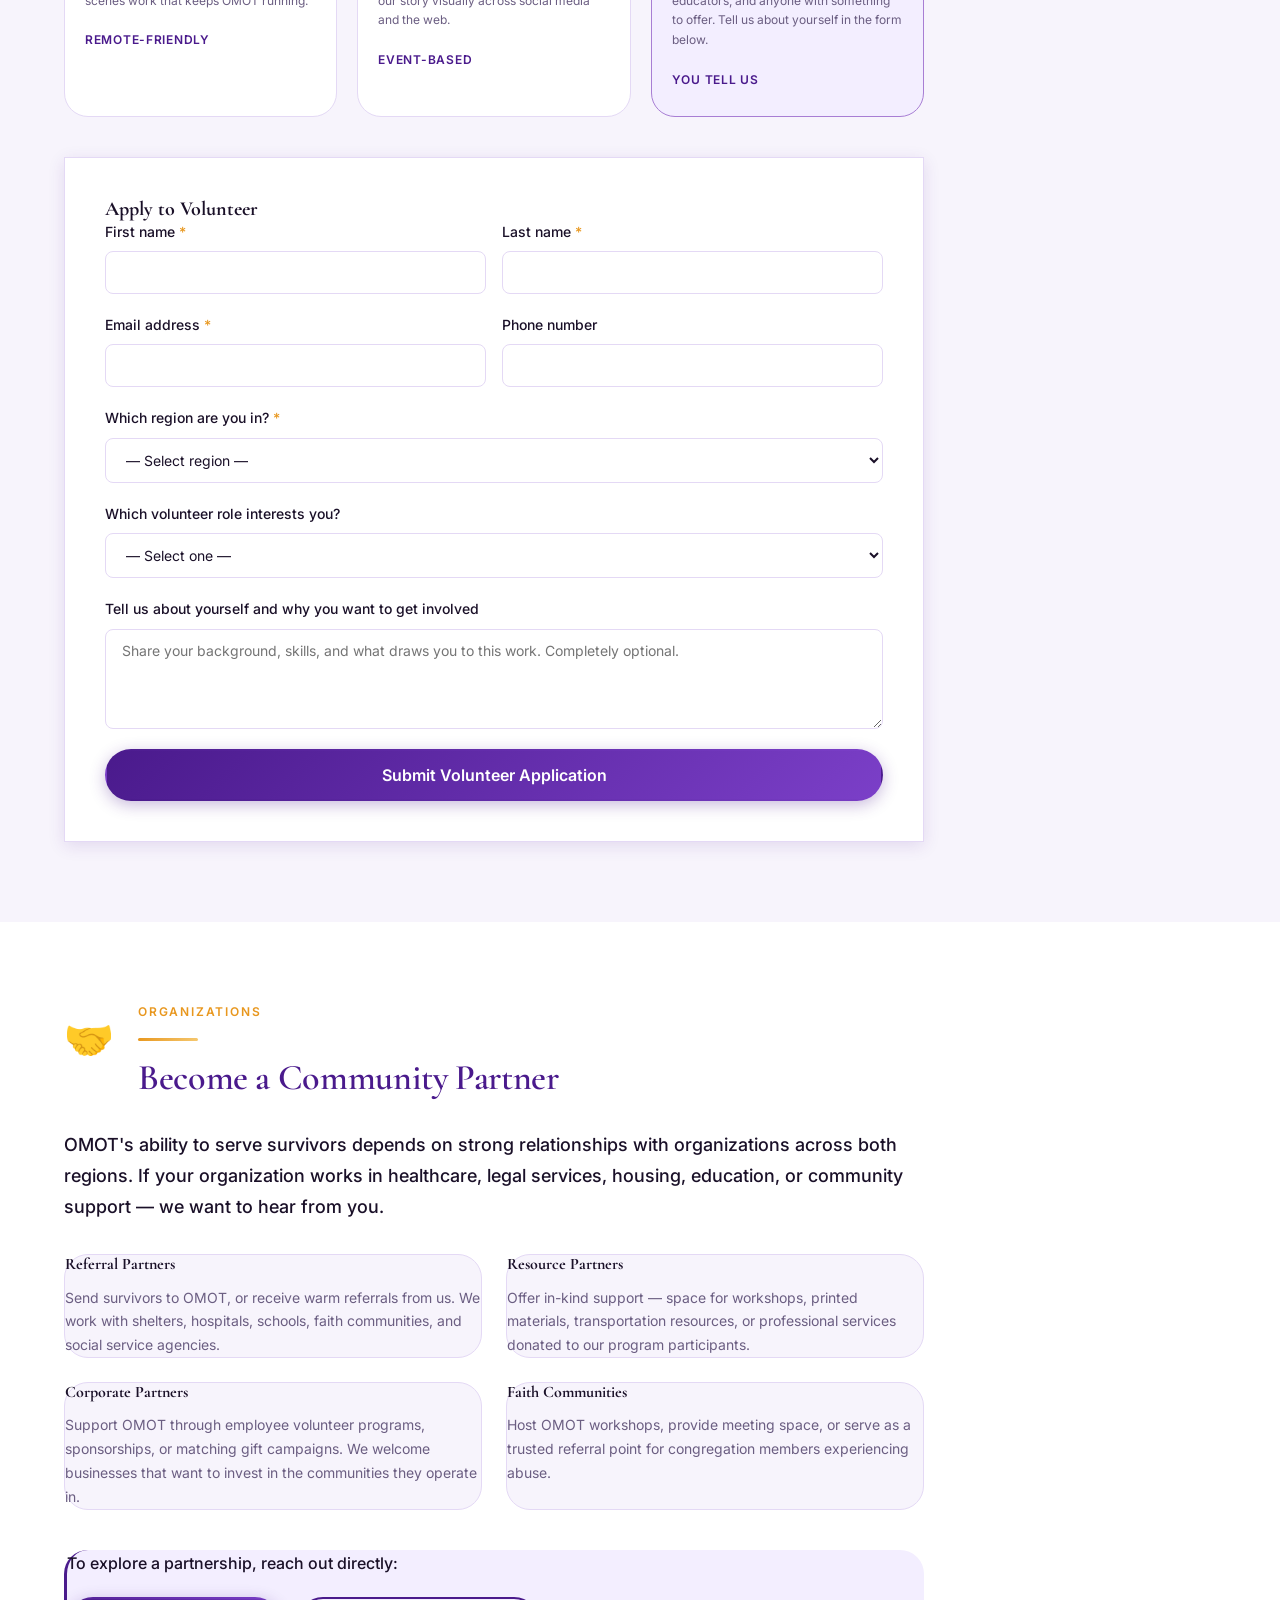
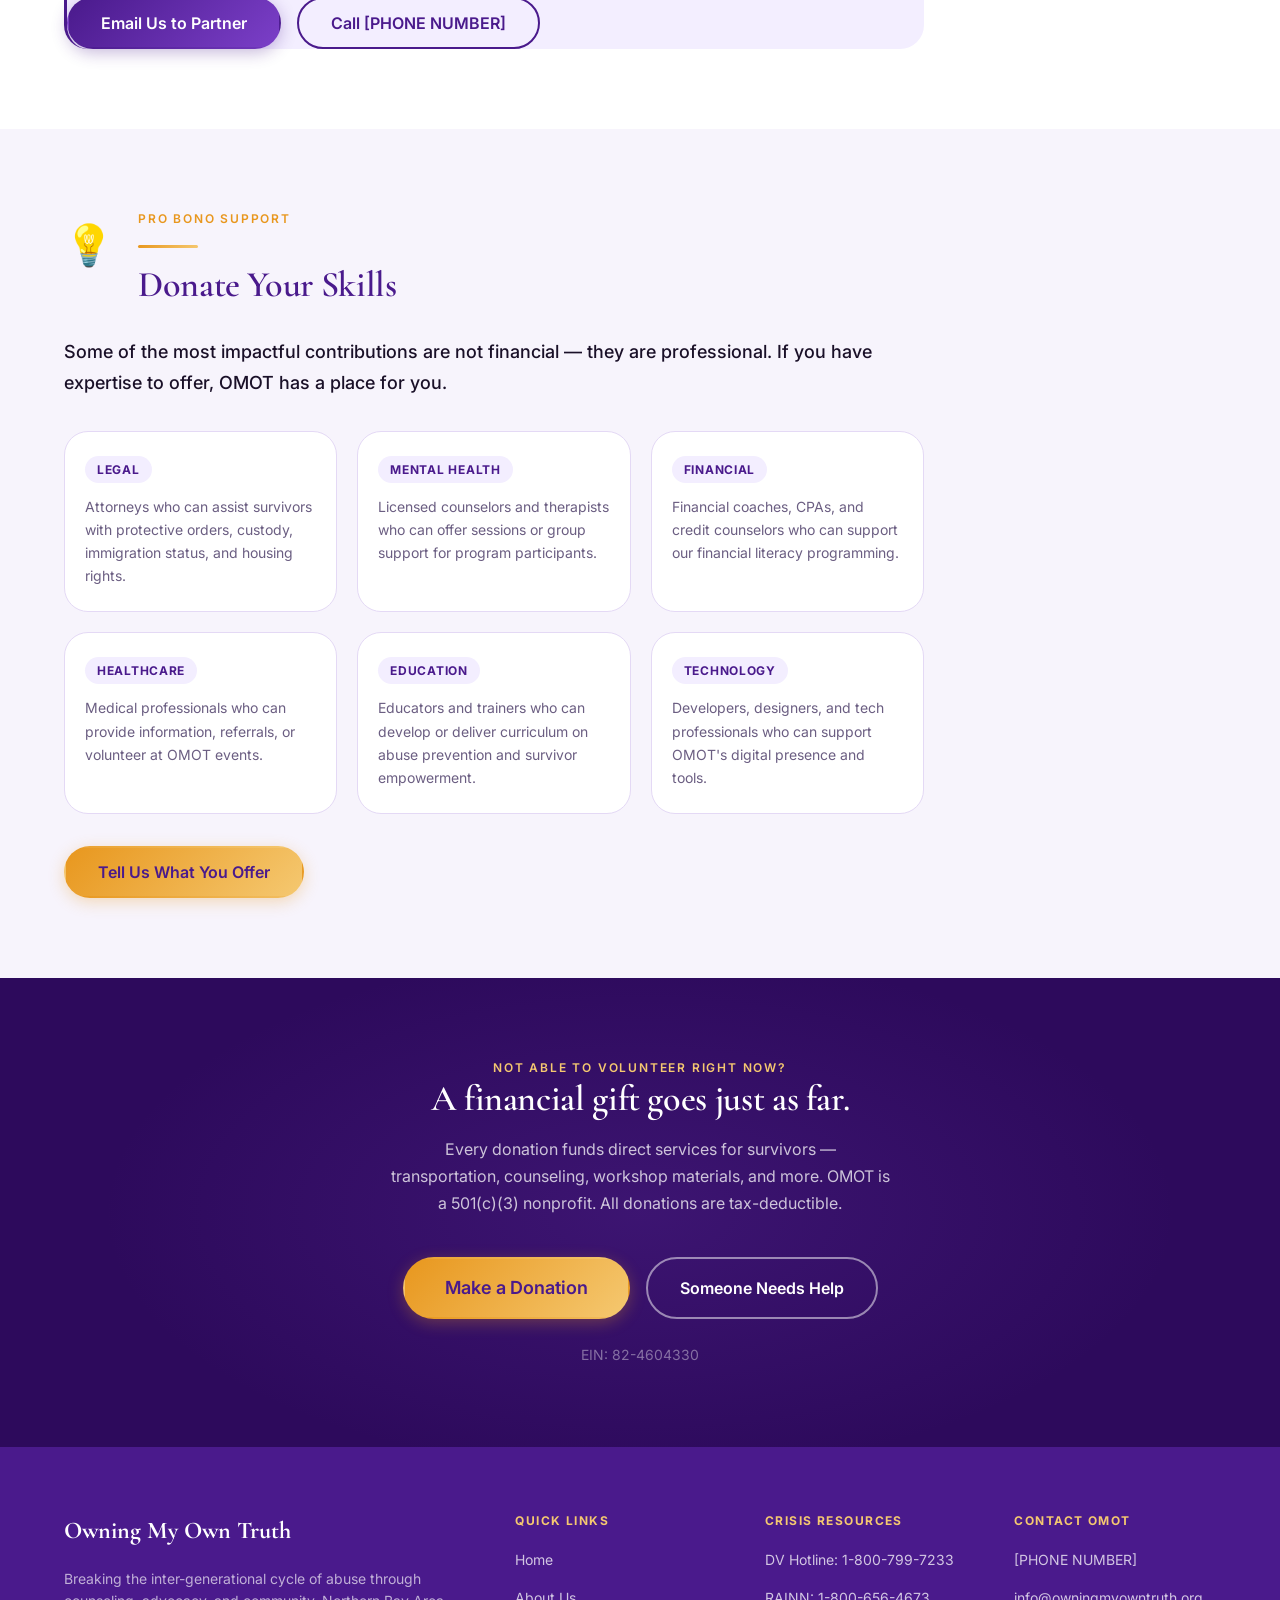
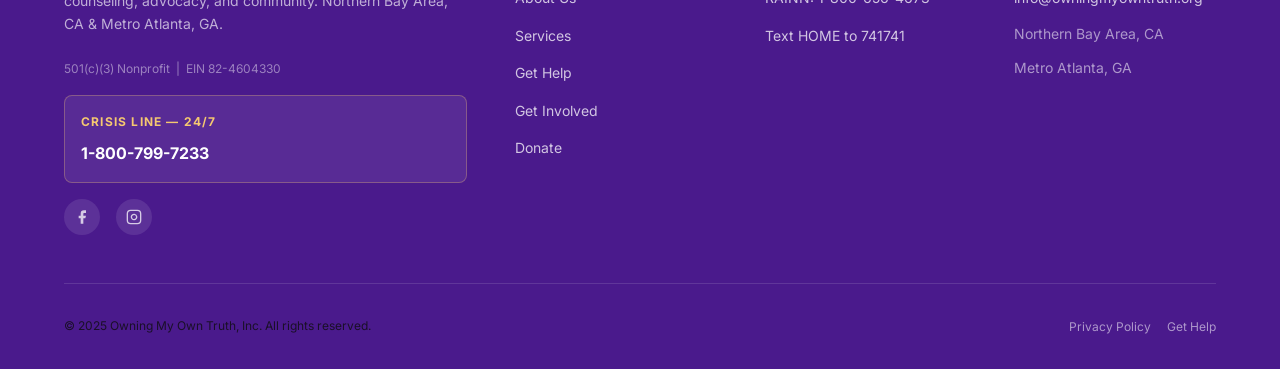
<file: pages/get-involved.html>
<!DOCTYPE html>
<html lang="en">
<head>
  <meta charset="UTF-8">
  <meta name="viewport" content="width=device-width, initial-scale=1.0">
  <meta name="description" content="Get involved with Owning My Own Truth. Volunteer, become a community partner, or donate your time and skills to support survivors of domestic violence in Northern Bay Area, CA and Metro Atlanta, GA.">
  <title>Get Involved — Owning My Own Truth</title>
  <link rel="stylesheet" href="../css/design-system.css">
  <link rel="stylesheet" href="../css/get-involved.css">
</head>
<body>

  <!-- Safety Exit Button -->
  <button class="safety-exit" onclick="safetyExit()" aria-label="Quickly leave this site">
    ✕ Exit Site Quickly
  </button>

  <!-- Crisis Bar -->
  <div class="crisis-bar" role="banner">
    If you are in immediate danger, call <a href="tel:911">911</a>&nbsp;&nbsp;|&nbsp;&nbsp;
    National DV Hotline: <a href="tel:18007997233">1-800-799-7233</a>&nbsp;&nbsp;|&nbsp;&nbsp;
    Text START to <a href="sms:88788">88788</a>
  </div>

  <!-- Navigation -->
  <nav class="nav" role="navigation">
    <div class="nav-inner">
      <a href="../index.html" class="nav-logo">
        <img src="../images/logo-refined.png" alt="Owning My Own Truth" class="nav-logo-img">
        <span class="nav-logo-text">Owning My Own Truth</span>
      </a>
      <ul class="nav-links" role="list">
        <li><a href="../index.html">Home</a></li>
        <li><a href="about.html">About</a></li>
        <li><a href="services.html">Services</a></li>
        <li><a href="get-help.html" class="nav-get-help">Get Help</a></li>
        <li><a href="get-involved.html" class="active">Get Involved</a></li>
        <li><a href="donate.html" class="nav-cta">Donate</a></li>
      </ul>
      <button class="nav-hamburger" onclick="openMobileNav()" aria-label="Open menu">
        <span></span><span></span><span></span>
      </button>
    </div>
  </nav>

  <!-- Mobile Nav -->
  <div class="nav-mobile-overlay" id="mobileNav" role="dialog">
    <div class="nav-mobile-header">
      <img src="../images/logo-refined.png" alt="OMOT Logo" style="width:44px;height:44px;object-fit:contain;">
      <button class="nav-mobile-close" onclick="closeMobileNav()">&times;</button>
    </div>
    <nav class="nav-mobile-links">
      <a href="../index.html">Home</a>
      <a href="about.html">About</a>
      <a href="services.html">Services</a>
      <a href="get-help.html">Get Help</a>
      <a href="get-involved.html" style="color:var(--color-gold);font-weight:700;">Get Involved</a>
      <a href="donate.html">Donate</a>
    </nav>
    <div class="nav-mobile-crisis">
      In crisis? Call <a href="tel:18007997233">1-800-799-7233</a> now.
    </div>
  </div>

  <main>

    <!-- ── HERO ── -->
    <section class="involved-hero">
      <div class="container">
        <p class="text-eyebrow" style="color:var(--color-gold-light);">Join the mission</p>
        <h1 style="color:var(--color-white);">The work we do<br>takes all of us.</h1>
        <p class="involved-hero-body">
          Survivors need more than one organization — they need a community. Whether you have time, skills, or resources to offer, there is a place for you in the OMOT mission.
        </p>
        <div class="involved-hero-nav">
          <a href="#volunteer" class="services-nav-pill">Volunteer</a>
          <a href="#partner" class="services-nav-pill">Become a Partner</a>
          <a href="#donate-time" class="services-nav-pill">Donate Skills</a>
        </div>
      </div>
    </section>

    <!-- ── WHY IT MATTERS ── -->
    <section class="section bg-white">
      <div class="container">
        <div class="why-grid">
          <div class="why-content">
            <p class="text-eyebrow">Why it matters</p>
            <div class="divider"></div>
            <h2>Your involvement changes lives.</h2>
            <p style="color:var(--color-text-muted);line-height:1.8;margin-top:var(--space-4);">
              Every volunteer hour, every community partnership, every skill donated directly expands what OMOT can offer to survivors. We are a small team doing meaningful work — and the more people who show up with us, the further that work reaches.
            </p>
            <p style="color:var(--color-text-muted);line-height:1.8;margin-top:var(--space-4);">
              You do not need to be a survivor to be part of this. You just need to care.
            </p>
          </div>
          <div class="why-stats">
            <div class="why-stat">
              <span class="why-stat-num">2</span>
              <p>regions where volunteers make a direct difference</p>
            </div>
            <div class="why-stat">
              <span class="why-stat-num">3</span>
              <p>ways to get involved — no matter your schedule or skill set</p>
            </div>
            <div class="why-stat">
              <span class="why-stat-num">1</span>
              <p>mission: end the cycle of abuse, one person at a time</p>
            </div>
          </div>
        </div>
      </div>
    </section>

    <!-- ── VOLUNTEER ── -->
    <section class="section bg-surface involvement-section" id="volunteer">
      <div class="container">
        <div class="involvement-block">
          <div class="involvement-header">
            <div class="involvement-icon">🙋</div>
            <div>
              <p class="text-eyebrow">Get involved</p>
              <div class="divider"></div>
              <h2>Volunteer with OMOT</h2>
            </div>
          </div>

          <p class="involvement-lead">
            Our volunteers are the heartbeat of this organization. From workshop facilitation to administrative support, there are meaningful ways to contribute — regardless of your background.
          </p>

          <div class="roles-grid">
            <div class="role-card">
              <div class="role-icon">📋</div>
              <h4>Workshop Facilitator</h4>
              <p>Lead or co-facilitate monthly workshops on DV awareness, safety planning, healthy relationships, and survivor empowerment. Training provided.</p>
              <span class="role-commitment">Monthly commitment</span>
            </div>
            <div class="role-card">
              <div class="role-icon">📞</div>
              <h4>Outreach Volunteer</h4>
              <p>Help us connect with community organizations, attend resource fairs, and spread awareness about OMOT services in your area.</p>
              <span class="role-commitment">Flexible schedule</span>
            </div>
            <div class="role-card">
              <div class="role-icon">🚗</div>
              <h4>Transportation Support</h4>
              <p>Provide transportation assistance to program participants attending appointments, court dates, or accessing services.</p>
              <span class="role-commitment">As available</span>
            </div>
            <div class="role-card">
              <div class="role-icon">🖥️</div>
              <h4>Administrative Support</h4>
              <p>Help with data entry, communication, event coordination, and the behind-the-scenes work that keeps OMOT running.</p>
              <span class="role-commitment">Remote-friendly</span>
            </div>
            <div class="role-card">
              <div class="role-icon">📸</div>
              <h4>Photography &amp; Media</h4>
              <p>Document OMOT events and workshops (with consent protocols) and help us tell our story visually across social media and the web.</p>
              <span class="role-commitment">Event-based</span>
            </div>
            <div class="role-card role-card-open">
              <div class="role-icon">✨</div>
              <h4>Have a skill we did not list?</h4>
              <p>We welcome legal professionals, mental health advocates, financial coaches, educators, and anyone with something to offer. Tell us about yourself in the form below.</p>
              <span class="role-commitment">You tell us</span>
            </div>
          </div>

          <div class="involvement-form-wrap" id="volunteer-form">
            <h3 class="form-section-title">Apply to Volunteer</h3>

            <!-- PLACEHOLDER: Replace with HubSpot volunteer form embed -->
            <!-- <script charset="utf-8" type="text/javascript" src="//js.hsforms.net/forms/embed/v2.js"></script>
            <script>hbspt.forms.create({ portalId: "[HUBSPOT_PORTAL_ID]", formId: "[HUBSPOT_VOLUNTEER_FORM_ID]" });</script> -->

            <form class="involvement-form" onsubmit="handleVolunteerSubmit(event)" novalidate>
              <div class="form-row">
                <div class="form-group">
                  <label class="form-label" for="vFirstName">First name <span class="form-required">*</span></label>
                  <input type="text" id="vFirstName" class="form-input" required autocomplete="given-name">
                </div>
                <div class="form-group">
                  <label class="form-label" for="vLastName">Last name <span class="form-required">*</span></label>
                  <input type="text" id="vLastName" class="form-input" required autocomplete="family-name">
                </div>
              </div>
              <div class="form-row">
                <div class="form-group">
                  <label class="form-label" for="vEmail">Email address <span class="form-required">*</span></label>
                  <input type="email" id="vEmail" class="form-input" required autocomplete="email">
                </div>
                <div class="form-group">
                  <label class="form-label" for="vPhone">Phone number</label>
                  <input type="tel" id="vPhone" class="form-input" autocomplete="tel">
                </div>
              </div>
              <div class="form-group">
                <label class="form-label" for="vRegion">Which region are you in? <span class="form-required">*</span></label>
                <select id="vRegion" class="form-select" required>
                  <option value="">— Select region —</option>
                  <option value="bay-area">Northern Bay Area, CA</option>
                  <option value="atlanta">Metro Atlanta, GA</option>
                  <option value="remote">Remote only</option>
                </select>
              </div>
              <div class="form-group">
                <label class="form-label" for="vRole">Which volunteer role interests you?</label>
                <select id="vRole" class="form-select">
                  <option value="">— Select one —</option>
                  <option value="facilitator">Workshop Facilitator</option>
                  <option value="outreach">Outreach Volunteer</option>
                  <option value="transport">Transportation Support</option>
                  <option value="admin">Administrative Support</option>
                  <option value="media">Photography &amp; Media</option>
                  <option value="other">Other — I will describe below</option>
                </select>
              </div>
              <div class="form-group">
                <label class="form-label" for="vBackground">Tell us about yourself and why you want to get involved</label>
                <textarea id="vBackground" class="form-textarea" rows="4" placeholder="Share your background, skills, and what draws you to this work. Completely optional."></textarea>
              </div>
              <button type="submit" class="btn btn-primary form-submit-btn">Submit Volunteer Application</button>
              <div class="form-success" id="volunteerSuccess" style="display:none;" role="alert">
                <svg width="24" height="24" viewBox="0 0 24 24" fill="none" stroke="currentColor" stroke-width="2"><polyline points="20 6 9 17 4 12"/></svg>
                <div>
                  <strong>Application received.</strong>
                  <p>A member of the OMOT team will be in touch within 3–5 business days. Thank you for stepping up.</p>
                </div>
              </div>
            </form>
          </div>

        </div>
      </div>
    </section>

    <!-- ── PARTNER ── -->
    <section class="section bg-white involvement-section" id="partner">
      <div class="container">
        <div class="involvement-block">
          <div class="involvement-header">
            <div class="involvement-icon">🤝</div>
            <div>
              <p class="text-eyebrow">Organizations</p>
              <div class="divider"></div>
              <h2>Become a Community Partner</h2>
            </div>
          </div>

          <p class="involvement-lead">
            OMOT's ability to serve survivors depends on strong relationships with organizations across both regions. If your organization works in healthcare, legal services, housing, education, or community support — we want to hear from you.
          </p>

          <div class="partner-types">
            <div class="partner-type">
              <h4>Referral Partners</h4>
              <p>Send survivors to OMOT, or receive warm referrals from us. We work with shelters, hospitals, schools, faith communities, and social service agencies.</p>
            </div>
            <div class="partner-type">
              <h4>Resource Partners</h4>
              <p>Offer in-kind support — space for workshops, printed materials, transportation resources, or professional services donated to our program participants.</p>
            </div>
            <div class="partner-type">
              <h4>Corporate Partners</h4>
              <p>Support OMOT through employee volunteer programs, sponsorships, or matching gift campaigns. We welcome businesses that want to invest in the communities they operate in.</p>
            </div>
            <div class="partner-type">
              <h4>Faith Communities</h4>
              <p>Host OMOT workshops, provide meeting space, or serve as a trusted referral point for congregation members experiencing abuse.</p>
            </div>
          </div>

          <div class="partner-contact-block">
            <p>To explore a partnership, reach out directly:</p>
            <div class="partner-contact-options">
              <a href="mailto:info@owningmyowntruth.org" class="btn btn-primary">Email Us to Partner</a>
              <a href="tel:[PHONE NUMBER]" class="btn btn-outline">Call [PHONE NUMBER]</a>
            </div>
          </div>

        </div>
      </div>
    </section>

    <!-- ── DONATE TIME / SKILLS ── -->
    <section class="section bg-surface involvement-section" id="donate-time">
      <div class="container">
        <div class="involvement-block">
          <div class="involvement-header">
            <div class="involvement-icon">💡</div>
            <div>
              <p class="text-eyebrow">Pro bono support</p>
              <div class="divider"></div>
              <h2>Donate Your Skills</h2>
            </div>
          </div>

          <p class="involvement-lead">
            Some of the most impactful contributions are not financial — they are professional. If you have expertise to offer, OMOT has a place for you.
          </p>

          <div class="skills-grid">
            <div class="skill-item">
              <span class="skill-tag">Legal</span>
              <p>Attorneys who can assist survivors with protective orders, custody, immigration status, and housing rights.</p>
            </div>
            <div class="skill-item">
              <span class="skill-tag">Mental Health</span>
              <p>Licensed counselors and therapists who can offer sessions or group support for program participants.</p>
            </div>
            <div class="skill-item">
              <span class="skill-tag">Financial</span>
              <p>Financial coaches, CPAs, and credit counselors who can support our financial literacy programming.</p>
            </div>
            <div class="skill-item">
              <span class="skill-tag">Healthcare</span>
              <p>Medical professionals who can provide information, referrals, or volunteer at OMOT events.</p>
            </div>
            <div class="skill-item">
              <span class="skill-tag">Education</span>
              <p>Educators and trainers who can develop or deliver curriculum on abuse prevention and survivor empowerment.</p>
            </div>
            <div class="skill-item">
              <span class="skill-tag">Technology</span>
              <p>Developers, designers, and tech professionals who can support OMOT's digital presence and tools.</p>
            </div>
          </div>

          <div style="margin-top:var(--space-8);">
            <a href="#volunteer-form" class="btn btn-gold">Tell Us What You Offer</a>
          </div>

        </div>
      </div>
    </section>

    <!-- ── DONATE MONEY CTA ── -->
    <section class="section involved-donate-cta">
      <div class="container container-md text-center">
        <p class="text-eyebrow" style="color:var(--color-gold-light);">Not able to volunteer right now?</p>
        <h2 style="color:var(--color-white);margin-bottom:var(--space-4);">A financial gift goes just as far.</h2>
        <p style="color:rgba(255,255,255,0.75);max-width:500px;margin:0 auto var(--space-10);line-height:1.7;">
          Every donation funds direct services for survivors — transportation, counseling, workshop materials, and more. OMOT is a 501(c)(3) nonprofit. All donations are tax-deductible.
        </p>
        <div style="display:flex;gap:var(--space-4);justify-content:center;flex-wrap:wrap;">
          <a href="donate.html" class="btn btn-gold btn-lg">Make a Donation</a>
          <a href="get-help.html" class="btn btn-outline-white">Someone Needs Help</a>
        </div>
        <p style="margin-top:var(--space-6);font-size:var(--text-sm);color:rgba(255,255,255,0.4);">EIN: 82-4604330</p>
      </div>
    </section>

  </main>

  <!-- Footer -->
  <footer class="footer" role="contentinfo">
    <div class="container">
      <div class="footer-grid">
        <div class="footer-brand">
          <p class="footer-brand-name">Owning My Own Truth</p>
          <p class="footer-tagline">Breaking the inter-generational cycle of abuse through counseling, advocacy, and community. Northern Bay Area, CA &amp; Metro Atlanta, GA.</p>
          <p style="font-size:var(--text-xs);color:rgba(255,255,255,0.45);margin-bottom:var(--space-4);">501(c)(3) Nonprofit &nbsp;|&nbsp; EIN 82-4604330</p>
          <div class="footer-crisis">
            <p class="footer-crisis-label">Crisis Line — 24/7</p>
            <a href="tel:18007997233">1-800-799-7233</a>
          </div>
          <div class="footer-social">
            <a href="https://www.facebook.com/share/17fy1nY4sa/?mibextid=wwXIfr" aria-label="Facebook">
              <svg width="16" height="16" viewBox="0 0 24 24" fill="currentColor"><path d="M18 2h-3a5 5 0 0 0-5 5v3H7v4h3v8h4v-8h3l1-4h-4V7a1 1 0 0 1 1-1h3z"/></svg>
            </a>
            <a href="https://www.instagram.com/owningmyowntruth?igsh=a2F0MTJ2eHRvZG9q" aria-label="Instagram">
              <svg width="16" height="16" viewBox="0 0 24 24" fill="none" stroke="currentColor" stroke-width="2"><rect x="2" y="2" width="20" height="20" rx="5"/><path d="M16 11.37A4 4 0 1 1 12.63 8 4 4 0 0 1 16 11.37z"/><line x1="17.5" y1="6.5" x2="17.51" y2="6.5"/></svg>
            </a>
          </div>
        </div>
        <div>
          <p class="footer-heading">Quick Links</p>
          <ul class="footer-links">
            <li><a href="../index.html">Home</a></li>
            <li><a href="about.html">About Us</a></li>
            <li><a href="services.html">Services</a></li>
            <li><a href="get-help.html">Get Help</a></li>
            <li><a href="get-involved.html">Get Involved</a></li>
            <li><a href="donate.html">Donate</a></li>
          </ul>
        </div>
        <div>
          <p class="footer-heading">Crisis Resources</p>
          <ul class="footer-links">
            <li><a href="tel:18007997233">DV Hotline: 1-800-799-7233</a></li>
            <li><a href="tel:18006564673">RAINN: 1-800-656-4673</a></li>
            <li><a href="sms:741741">Text HOME to 741741</a></li>
          </ul>
        </div>
        <div>
          <p class="footer-heading">Contact OMOT</p>
          <ul class="footer-links">
            <li><a href="tel:[PHONE NUMBER]">[PHONE NUMBER]</a></li>
            <li><a href="mailto:info@owningmyowntruth.org">info@owningmyowntruth.org</a></li>
            <li style="color:rgba(255,255,255,0.55);font-size:var(--text-sm);">Northern Bay Area, CA</li>
            <li style="color:rgba(255,255,255,0.55);font-size:var(--text-sm);">Metro Atlanta, GA</li>
          </ul>
        </div>
      </div>
      <div class="footer-bottom">
        <p>&copy; 2025 Owning My Own Truth, Inc. All rights reserved.</p>
        <div class="flex gap-4">
          <a href="privacy.html">Privacy Policy</a>
          <a href="get-help.html">Get Help</a>
        </div>
      </div>
    </div>
  </footer>

  <script src="../js/main.js"></script>
  <script>
    function handleVolunteerSubmit(e) {
      e.preventDefault();
      const form = e.target;
      const btn = form.querySelector('.form-submit-btn');
      btn.textContent = 'Submitting...';
      btn.disabled = true;
      setTimeout(() => {
        form.style.display = 'none';
        document.getElementById('volunteerSuccess').style.display = 'flex';
      }, 800);
    }
  </script>
</body>
</html>
</file>
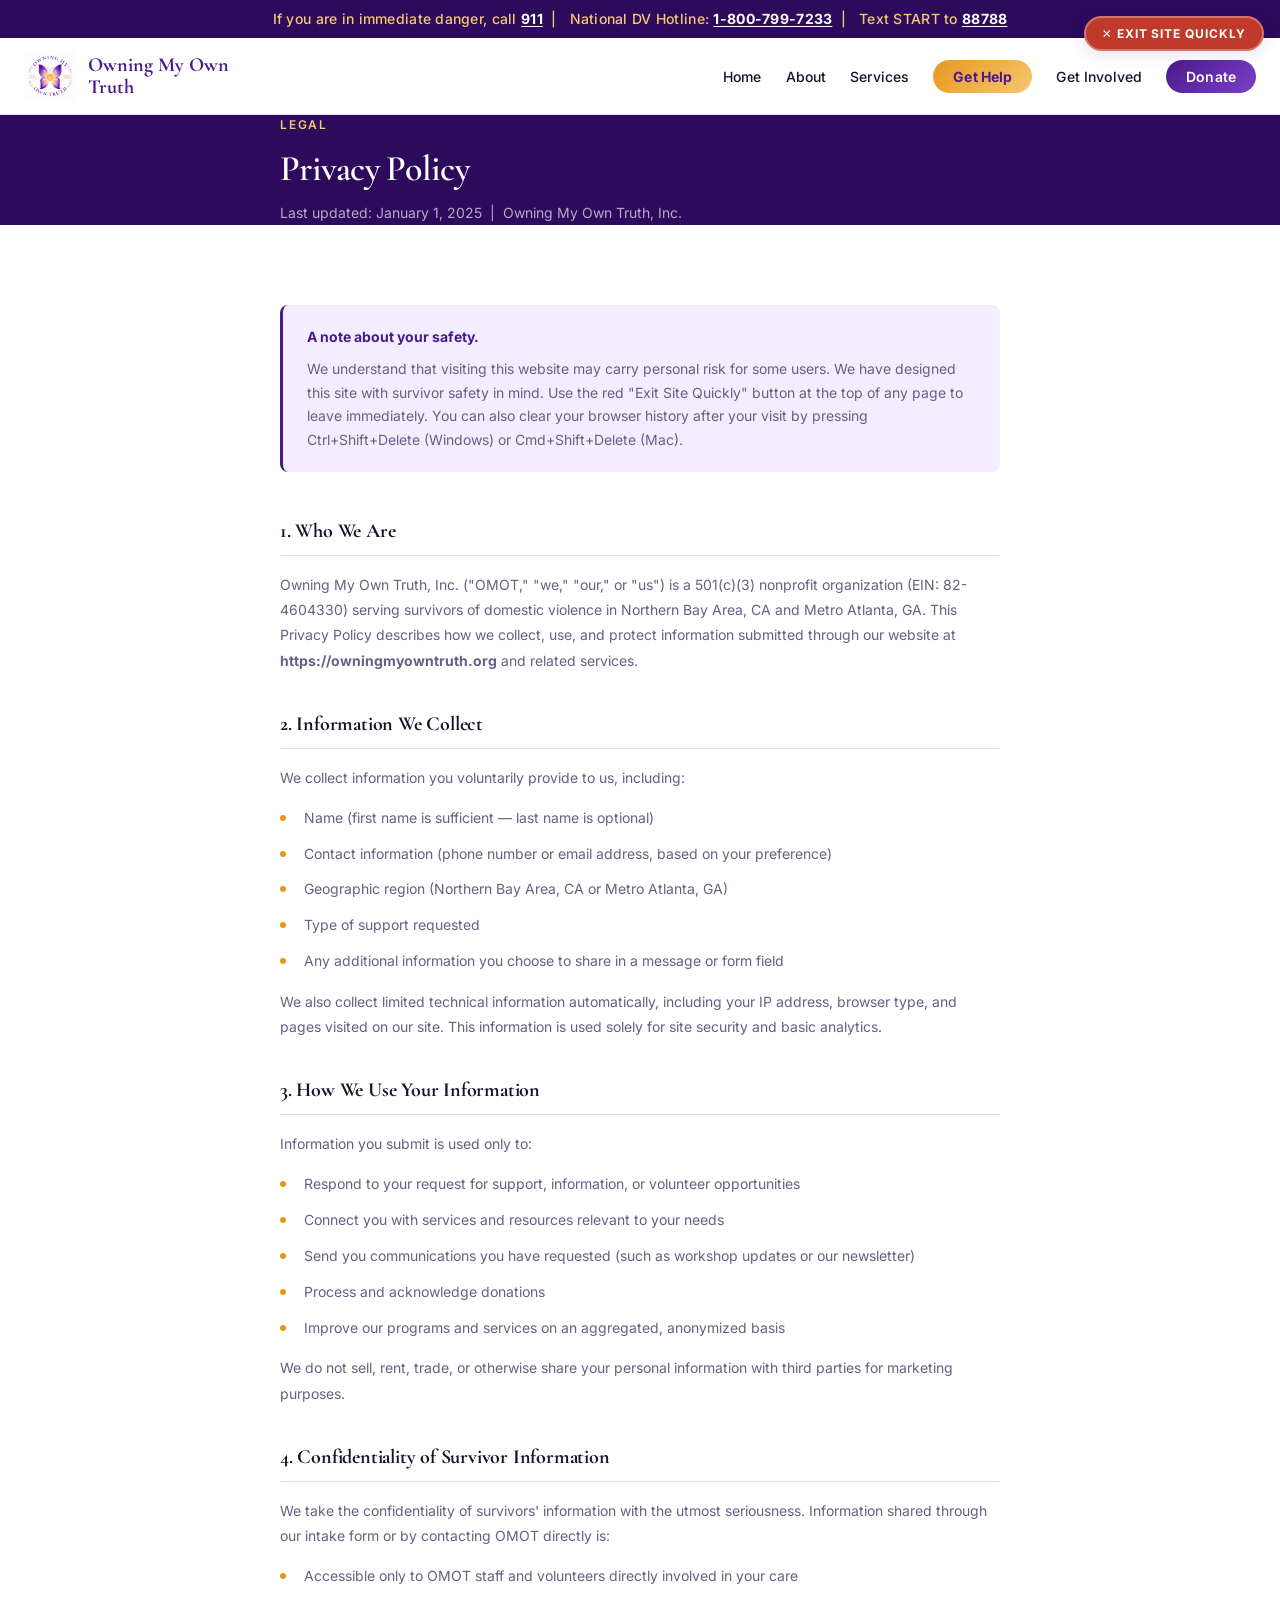
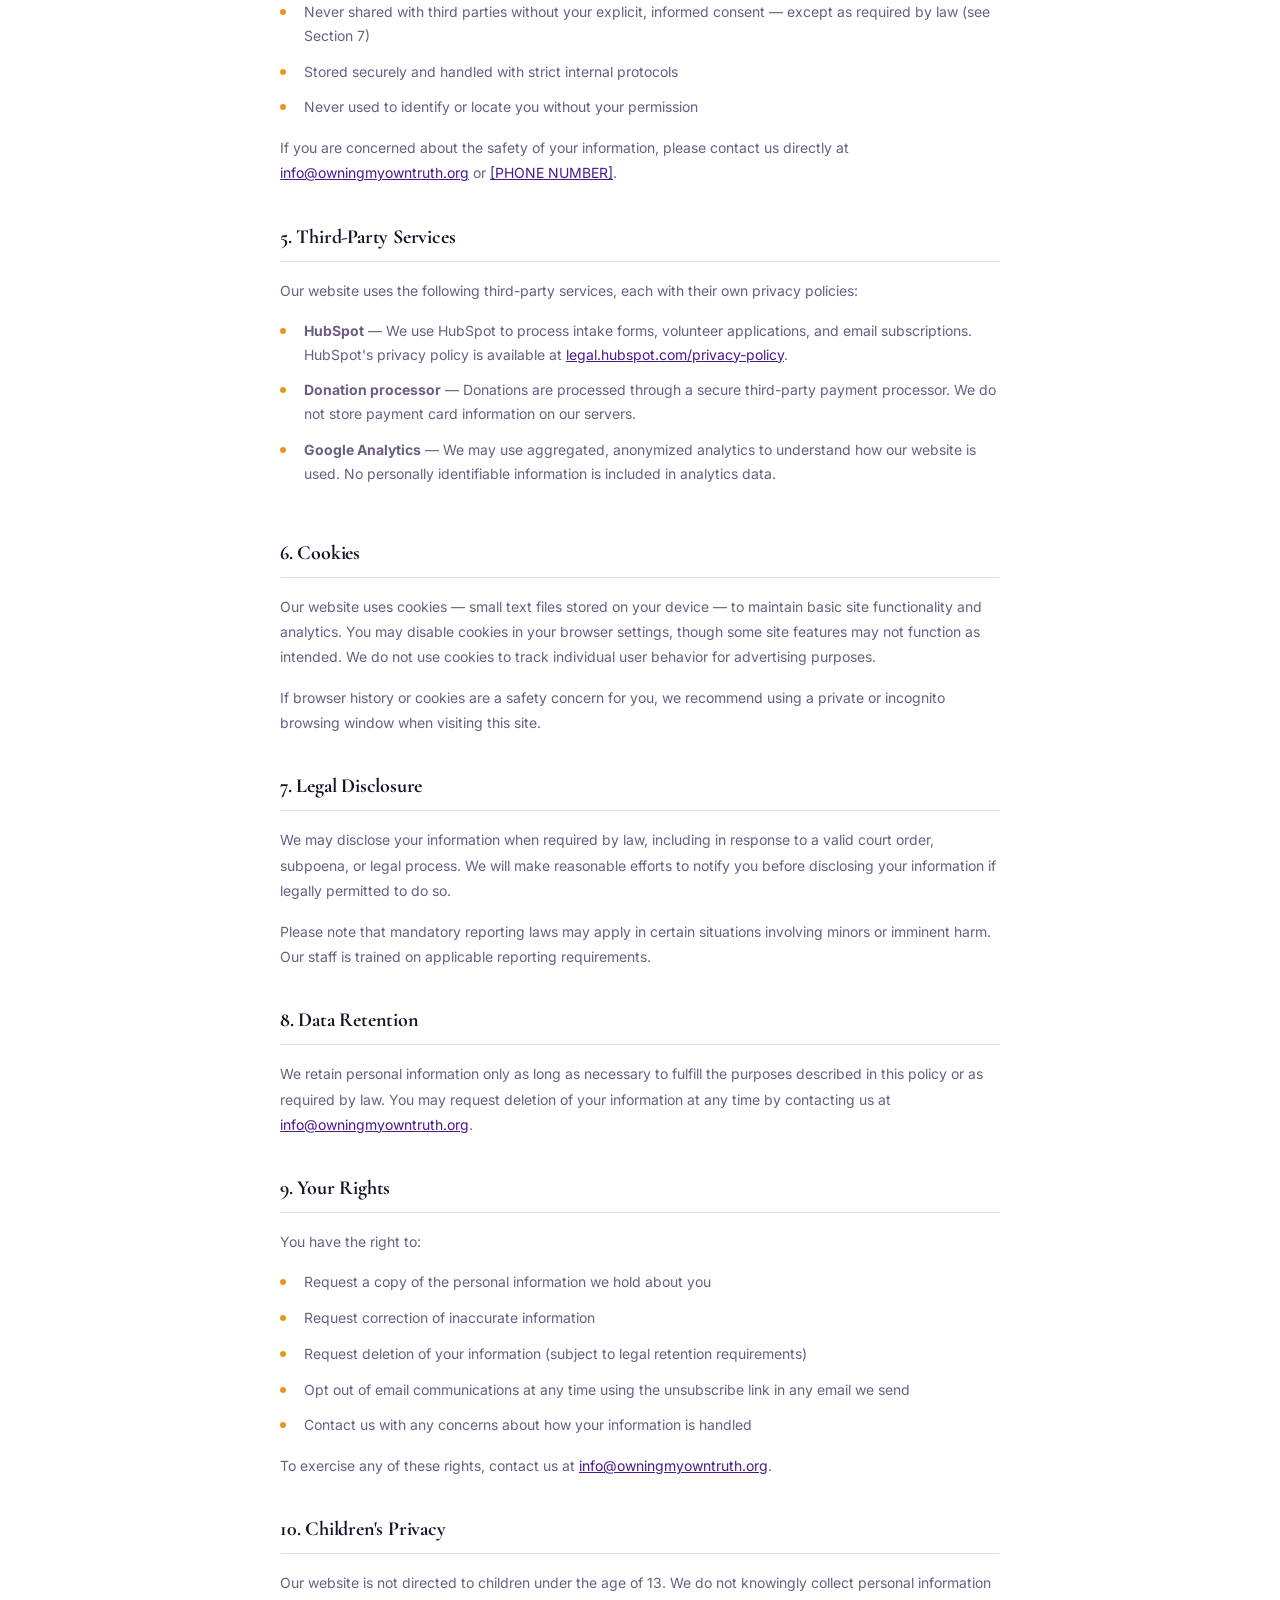
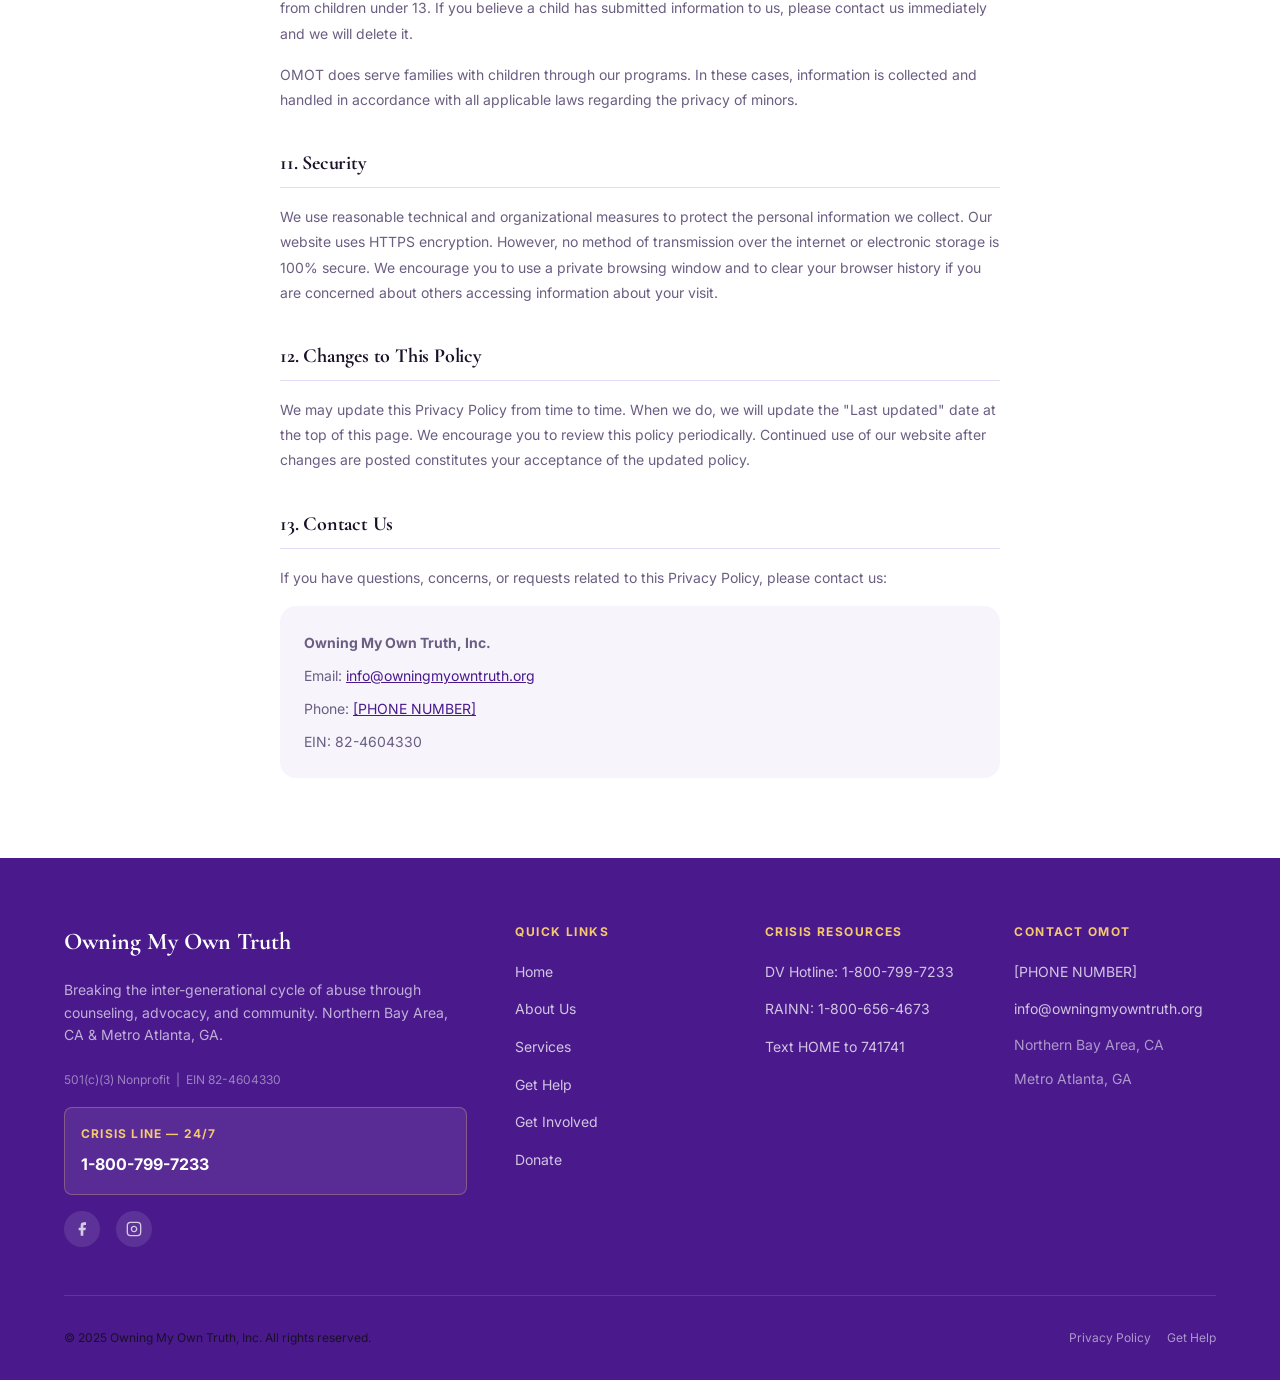
<file: pages/privacy.html>
<!DOCTYPE html>
<html lang="en">
<head>
  <meta charset="UTF-8">
  <meta name="viewport" content="width=device-width, initial-scale=1.0">
  <meta name="description" content="Privacy Policy for Owning My Own Truth, Inc. Learn how we collect, use, and protect your information.">
  <title>Privacy Policy — Owning My Own Truth</title>
  <link rel="stylesheet" href="../css/design-system.css">
  <link rel="stylesheet" href="../css/privacy.css">
</head>
<body>

  <!-- Safety Exit Button -->
  <button class="safety-exit" onclick="safetyExit()" aria-label="Quickly leave this site">
    ✕ Exit Site Quickly
  </button>

  <!-- Crisis Bar -->
  <div class="crisis-bar" role="banner">
    If you are in immediate danger, call <a href="tel:911">911</a>&nbsp;&nbsp;|&nbsp;&nbsp;
    National DV Hotline: <a href="tel:18007997233">1-800-799-7233</a>&nbsp;&nbsp;|&nbsp;&nbsp;
    Text START to <a href="sms:88788">88788</a>
  </div>

  <!-- Navigation -->
  <nav class="nav" role="navigation">
    <div class="nav-inner">
      <a href="../index.html" class="nav-logo">
        <img src="../images/logo-refined.png" alt="Owning My Own Truth" class="nav-logo-img">
        <span class="nav-logo-text">Owning My Own Truth</span>
      </a>
      <ul class="nav-links" role="list">
        <li><a href="../index.html">Home</a></li>
        <li><a href="about.html">About</a></li>
        <li><a href="services.html">Services</a></li>
        <li><a href="get-help.html" class="nav-get-help">Get Help</a></li>
        <li><a href="get-involved.html">Get Involved</a></li>
        <li><a href="donate.html" class="nav-cta">Donate</a></li>
      </ul>
      <button class="nav-hamburger" onclick="openMobileNav()" aria-label="Open menu">
        <span></span><span></span><span></span>
      </button>
    </div>
  </nav>

  <!-- Mobile Nav -->
  <div class="nav-mobile-overlay" id="mobileNav" role="dialog">
    <div class="nav-mobile-header">
      <img src="../images/logo-refined.png" alt="OMOT Logo" style="width:44px;height:44px;object-fit:contain;">
      <button class="nav-mobile-close" onclick="closeMobileNav()">&times;</button>
    </div>
    <nav class="nav-mobile-links">
      <a href="../index.html">Home</a>
      <a href="about.html">About</a>
      <a href="services.html">Services</a>
      <a href="get-help.html">Get Help</a>
      <a href="get-involved.html">Get Involved</a>
      <a href="donate.html">Donate</a>
    </nav>
    <div class="nav-mobile-crisis">
      In crisis? Call <a href="tel:18007997233">1-800-799-7233</a> now.
    </div>
  </div>

  <main>
    <section class="privacy-hero">
      <div class="container container-md">
        <p class="text-eyebrow" style="color:var(--color-gold-light);">Legal</p>
        <h1 style="color:var(--color-white);">Privacy Policy</h1>
        <p style="color:rgba(255,255,255,0.65);font-size:var(--text-sm);margin-top:var(--space-3);">
          Last updated: January 1, 2025 &nbsp;|&nbsp; Owning My Own Truth, Inc.
        </p>
      </div>
    </section>

    <section class="section bg-white">
      <div class="container container-md">
        <div class="privacy-safety-note">
          <strong>A note about your safety.</strong> We understand that visiting this website may carry personal risk for some users. We have designed this site with survivor safety in mind. Use the red "Exit Site Quickly" button at the top of any page to leave immediately. You can also clear your browser history after your visit by pressing Ctrl+Shift+Delete (Windows) or Cmd+Shift+Delete (Mac).
        </div>

        <div class="privacy-content">

          <div class="privacy-section">
            <h2>1. Who We Are</h2>
            <p>Owning My Own Truth, Inc. ("OMOT," "we," "our," or "us") is a 501(c)(3) nonprofit organization (EIN: 82-4604330) serving survivors of domestic violence in Northern Bay Area, CA and Metro Atlanta, GA. This Privacy Policy describes how we collect, use, and protect information submitted through our website at <strong>https://owningmyowntruth.org</strong> and related services.</p>
          </div>

          <div class="privacy-section">
            <h2>2. Information We Collect</h2>
            <p>We collect information you voluntarily provide to us, including:</p>
            <ul>
              <li>Name (first name is sufficient — last name is optional)</li>
              <li>Contact information (phone number or email address, based on your preference)</li>
              <li>Geographic region (Northern Bay Area, CA or Metro Atlanta, GA)</li>
              <li>Type of support requested</li>
              <li>Any additional information you choose to share in a message or form field</li>
            </ul>
            <p>We also collect limited technical information automatically, including your IP address, browser type, and pages visited on our site. This information is used solely for site security and basic analytics.</p>
          </div>

          <div class="privacy-section">
            <h2>3. How We Use Your Information</h2>
            <p>Information you submit is used only to:</p>
            <ul>
              <li>Respond to your request for support, information, or volunteer opportunities</li>
              <li>Connect you with services and resources relevant to your needs</li>
              <li>Send you communications you have requested (such as workshop updates or our newsletter)</li>
              <li>Process and acknowledge donations</li>
              <li>Improve our programs and services on an aggregated, anonymized basis</li>
            </ul>
            <p>We do not sell, rent, trade, or otherwise share your personal information with third parties for marketing purposes.</p>
          </div>

          <div class="privacy-section">
            <h2>4. Confidentiality of Survivor Information</h2>
            <p>We take the confidentiality of survivors' information with the utmost seriousness. Information shared through our intake form or by contacting OMOT directly is:</p>
            <ul>
              <li>Accessible only to OMOT staff and volunteers directly involved in your care</li>
              <li>Never shared with third parties without your explicit, informed consent — except as required by law (see Section 7)</li>
              <li>Stored securely and handled with strict internal protocols</li>
              <li>Never used to identify or locate you without your permission</li>
            </ul>
            <p>If you are concerned about the safety of your information, please contact us directly at <a href="mailto:info@owningmyowntruth.org">info@owningmyowntruth.org</a> or <a href="tel:[PHONE NUMBER]">[PHONE NUMBER]</a>.</p>
          </div>

          <div class="privacy-section">
            <h2>5. Third-Party Services</h2>
            <p>Our website uses the following third-party services, each with their own privacy policies:</p>
            <ul>
              <li><strong>HubSpot</strong> — We use HubSpot to process intake forms, volunteer applications, and email subscriptions. HubSpot's privacy policy is available at <a href="https://legal.hubspot.com/privacy-policy" target="_blank" rel="noopener noreferrer">legal.hubspot.com/privacy-policy</a>.</li>
              <li><strong>Donation processor</strong> — Donations are processed through a secure third-party payment processor. We do not store payment card information on our servers.</li>
              <li><strong>Google Analytics</strong> — We may use aggregated, anonymized analytics to understand how our website is used. No personally identifiable information is included in analytics data.</li>
            </ul>
          </div>

          <div class="privacy-section">
            <h2>6. Cookies</h2>
            <p>Our website uses cookies — small text files stored on your device — to maintain basic site functionality and analytics. You may disable cookies in your browser settings, though some site features may not function as intended. We do not use cookies to track individual user behavior for advertising purposes.</p>
            <p>If browser history or cookies are a safety concern for you, we recommend using a private or incognito browsing window when visiting this site.</p>
          </div>

          <div class="privacy-section">
            <h2>7. Legal Disclosure</h2>
            <p>We may disclose your information when required by law, including in response to a valid court order, subpoena, or legal process. We will make reasonable efforts to notify you before disclosing your information if legally permitted to do so.</p>
            <p>Please note that mandatory reporting laws may apply in certain situations involving minors or imminent harm. Our staff is trained on applicable reporting requirements.</p>
          </div>

          <div class="privacy-section">
            <h2>8. Data Retention</h2>
            <p>We retain personal information only as long as necessary to fulfill the purposes described in this policy or as required by law. You may request deletion of your information at any time by contacting us at <a href="mailto:info@owningmyowntruth.org">info@owningmyowntruth.org</a>.</p>
          </div>

          <div class="privacy-section">
            <h2>9. Your Rights</h2>
            <p>You have the right to:</p>
            <ul>
              <li>Request a copy of the personal information we hold about you</li>
              <li>Request correction of inaccurate information</li>
              <li>Request deletion of your information (subject to legal retention requirements)</li>
              <li>Opt out of email communications at any time using the unsubscribe link in any email we send</li>
              <li>Contact us with any concerns about how your information is handled</li>
            </ul>
            <p>To exercise any of these rights, contact us at <a href="mailto:info@owningmyowntruth.org">info@owningmyowntruth.org</a>.</p>
          </div>

          <div class="privacy-section">
            <h2>10. Children's Privacy</h2>
            <p>Our website is not directed to children under the age of 13. We do not knowingly collect personal information from children under 13. If you believe a child has submitted information to us, please contact us immediately and we will delete it.</p>
            <p>OMOT does serve families with children through our programs. In these cases, information is collected and handled in accordance with all applicable laws regarding the privacy of minors.</p>
          </div>

          <div class="privacy-section">
            <h2>11. Security</h2>
            <p>We use reasonable technical and organizational measures to protect the personal information we collect. Our website uses HTTPS encryption. However, no method of transmission over the internet or electronic storage is 100% secure. We encourage you to use a private browsing window and to clear your browser history if you are concerned about others accessing information about your visit.</p>
          </div>

          <div class="privacy-section">
            <h2>12. Changes to This Policy</h2>
            <p>We may update this Privacy Policy from time to time. When we do, we will update the "Last updated" date at the top of this page. We encourage you to review this policy periodically. Continued use of our website after changes are posted constitutes your acceptance of the updated policy.</p>
          </div>

          <div class="privacy-section">
            <h2>13. Contact Us</h2>
            <p>If you have questions, concerns, or requests related to this Privacy Policy, please contact us:</p>
            <div class="privacy-contact">
              <p><strong>Owning My Own Truth, Inc.</strong></p>
              <p>Email: <a href="mailto:info@owningmyowntruth.org">info@owningmyowntruth.org</a></p>
              <p>Phone: <a href="tel:[PHONE NUMBER]">[PHONE NUMBER]</a></p>
              <p>EIN: 82-4604330</p>
            </div>
          </div>

        </div>
      </div>
    </section>
  </main>

  <!-- Footer -->
  <footer class="footer" role="contentinfo">
    <div class="container">
      <div class="footer-grid">
        <div class="footer-brand">
          <p class="footer-brand-name">Owning My Own Truth</p>
          <p class="footer-tagline">Breaking the inter-generational cycle of abuse through counseling, advocacy, and community. Northern Bay Area, CA &amp; Metro Atlanta, GA.</p>
          <p style="font-size:var(--text-xs);color:rgba(255,255,255,0.45);margin-bottom:var(--space-4);">501(c)(3) Nonprofit &nbsp;|&nbsp; EIN 82-4604330</p>
          <div class="footer-crisis">
            <p class="footer-crisis-label">Crisis Line — 24/7</p>
            <a href="tel:18007997233">1-800-799-7233</a>
          </div>
          <div class="footer-social">
            <a href="https://www.facebook.com/share/17fy1nY4sa/?mibextid=wwXIfr" aria-label="Facebook">
              <svg width="16" height="16" viewBox="0 0 24 24" fill="currentColor"><path d="M18 2h-3a5 5 0 0 0-5 5v3H7v4h3v8h4v-8h3l1-4h-4V7a1 1 0 0 1 1-1h3z"/></svg>
            </a>
            <a href="https://www.instagram.com/owningmyowntruth?igsh=a2F0MTJ2eHRvZG9q" aria-label="Instagram">
              <svg width="16" height="16" viewBox="0 0 24 24" fill="none" stroke="currentColor" stroke-width="2"><rect x="2" y="2" width="20" height="20" rx="5"/><path d="M16 11.37A4 4 0 1 1 12.63 8 4 4 0 0 1 16 11.37z"/><line x1="17.5" y1="6.5" x2="17.51" y2="6.5"/></svg>
            </a>
          </div>
        </div>
        <div>
          <p class="footer-heading">Quick Links</p>
          <ul class="footer-links">
            <li><a href="../index.html">Home</a></li>
            <li><a href="about.html">About Us</a></li>
            <li><a href="services.html">Services</a></li>
            <li><a href="get-help.html">Get Help</a></li>
            <li><a href="get-involved.html">Get Involved</a></li>
            <li><a href="donate.html">Donate</a></li>
          </ul>
        </div>
        <div>
          <p class="footer-heading">Crisis Resources</p>
          <ul class="footer-links">
            <li><a href="tel:18007997233">DV Hotline: 1-800-799-7233</a></li>
            <li><a href="tel:18006564673">RAINN: 1-800-656-4673</a></li>
            <li><a href="sms:741741">Text HOME to 741741</a></li>
          </ul>
        </div>
        <div>
          <p class="footer-heading">Contact OMOT</p>
          <ul class="footer-links">
            <li><a href="tel:[PHONE NUMBER]">[PHONE NUMBER]</a></li>
            <li><a href="mailto:info@owningmyowntruth.org">info@owningmyowntruth.org</a></li>
            <li style="color:rgba(255,255,255,0.55);font-size:var(--text-sm);">Northern Bay Area, CA</li>
            <li style="color:rgba(255,255,255,0.55);font-size:var(--text-sm);">Metro Atlanta, GA</li>
          </ul>
        </div>
      </div>
      <div class="footer-bottom">
        <p>&copy; 2025 Owning My Own Truth, Inc. All rights reserved.</p>
        <div class="flex gap-4">
          <a href="privacy.html">Privacy Policy</a>
          <a href="get-help.html">Get Help</a>
        </div>
      </div>
    </div>
  </footer>

  <script src="../js/main.js"></script>
</body>
</html>
</file>
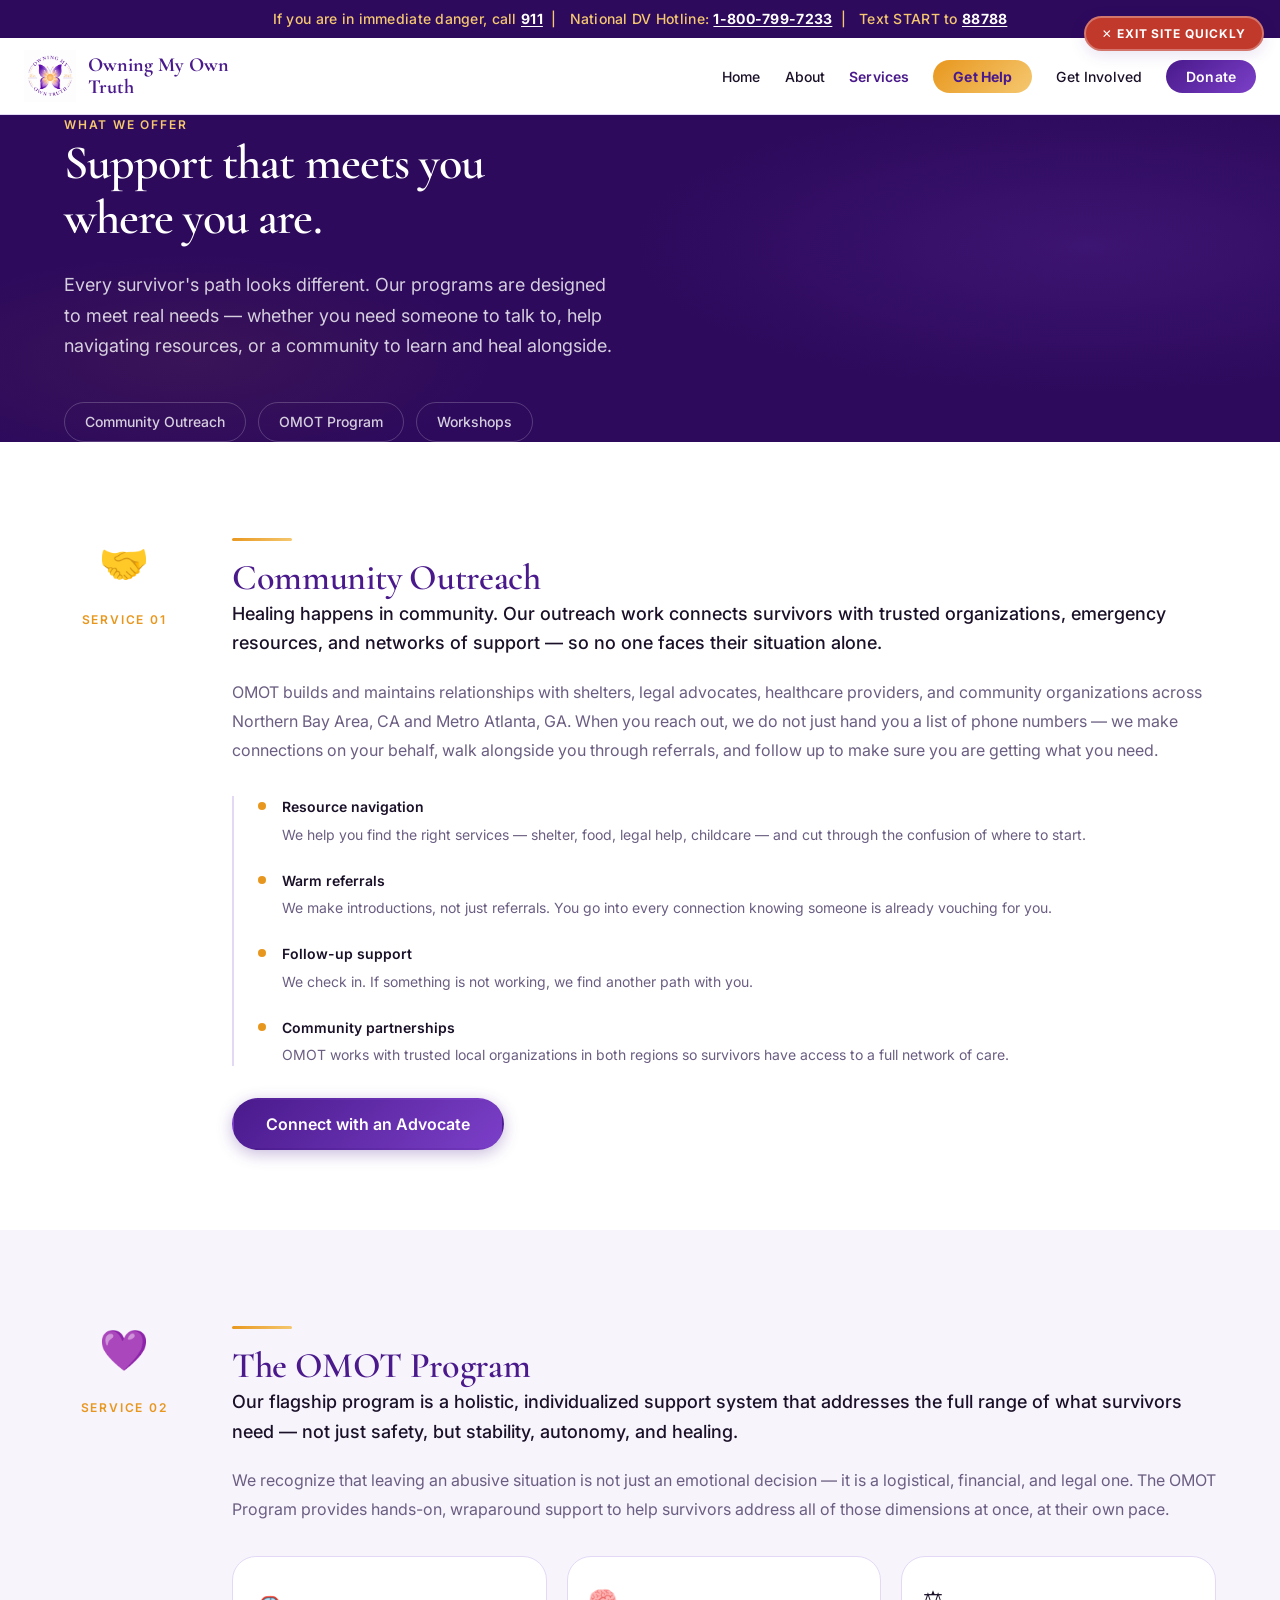
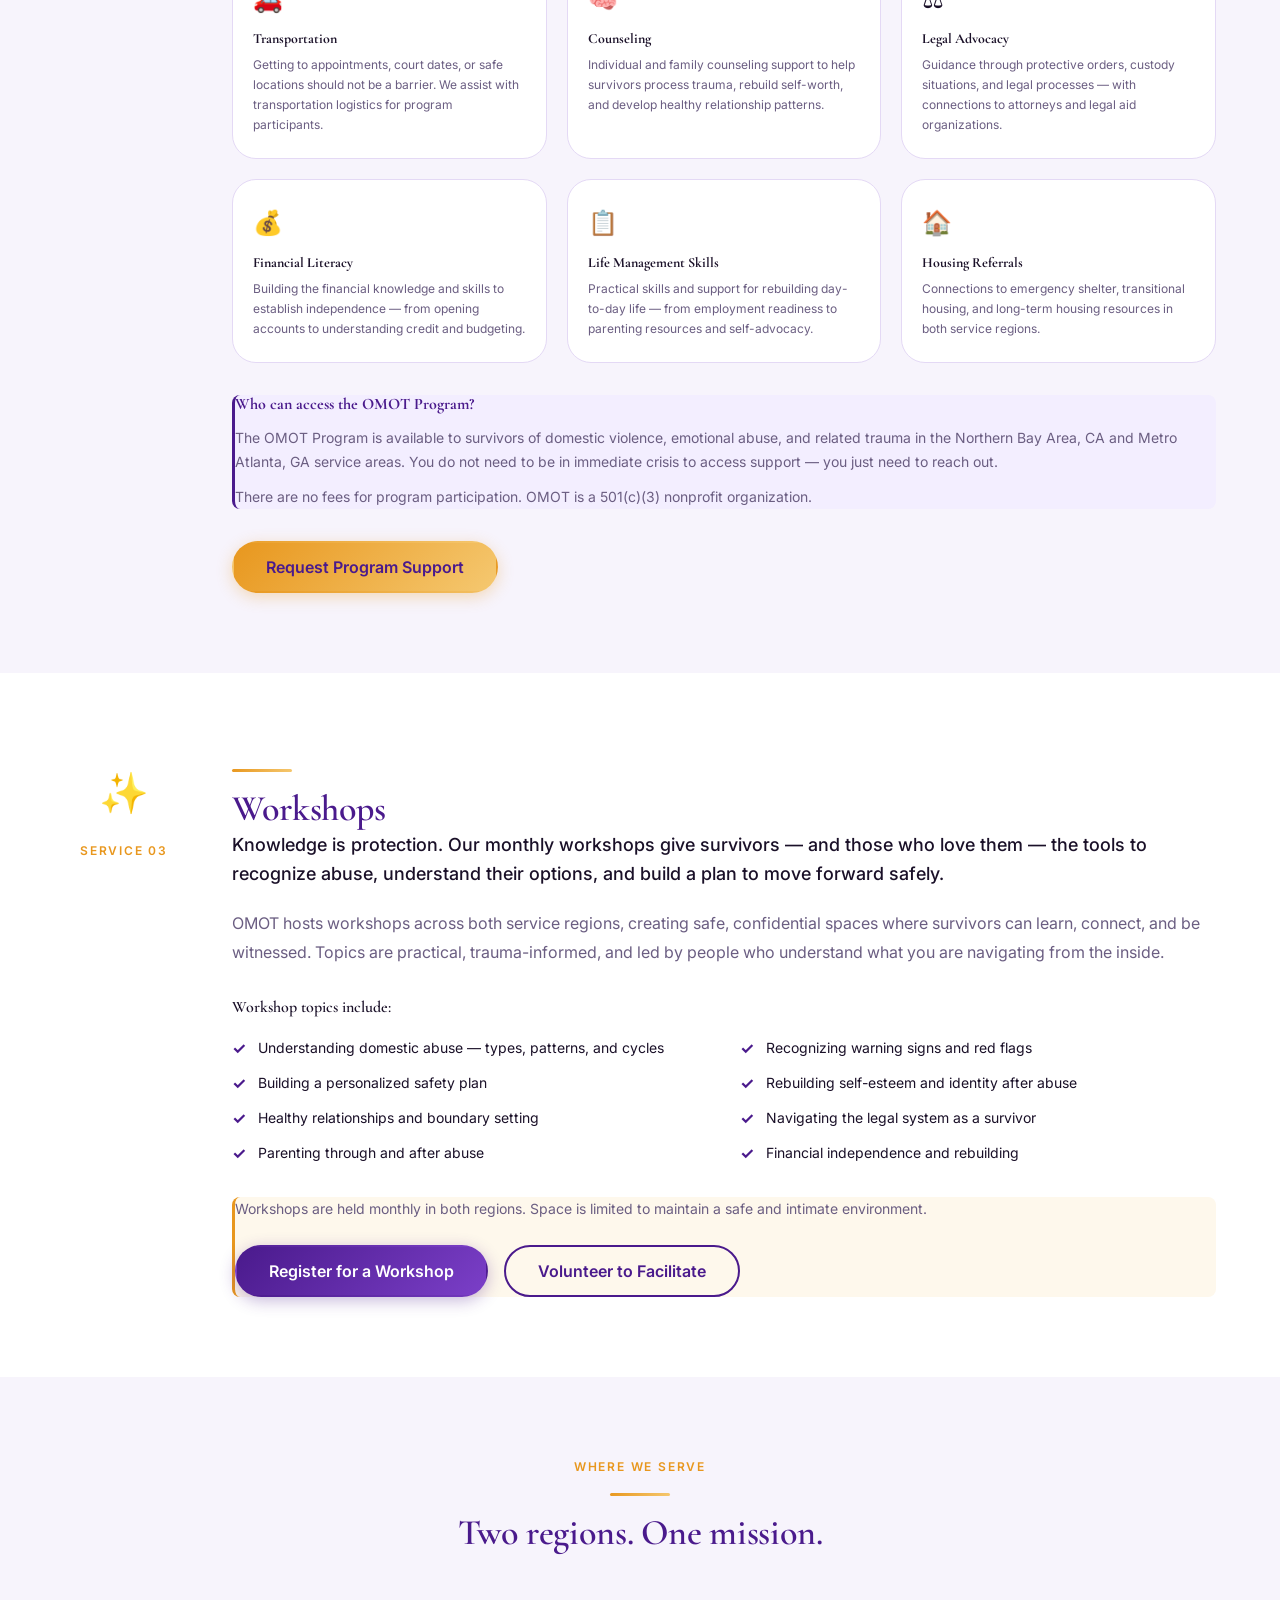
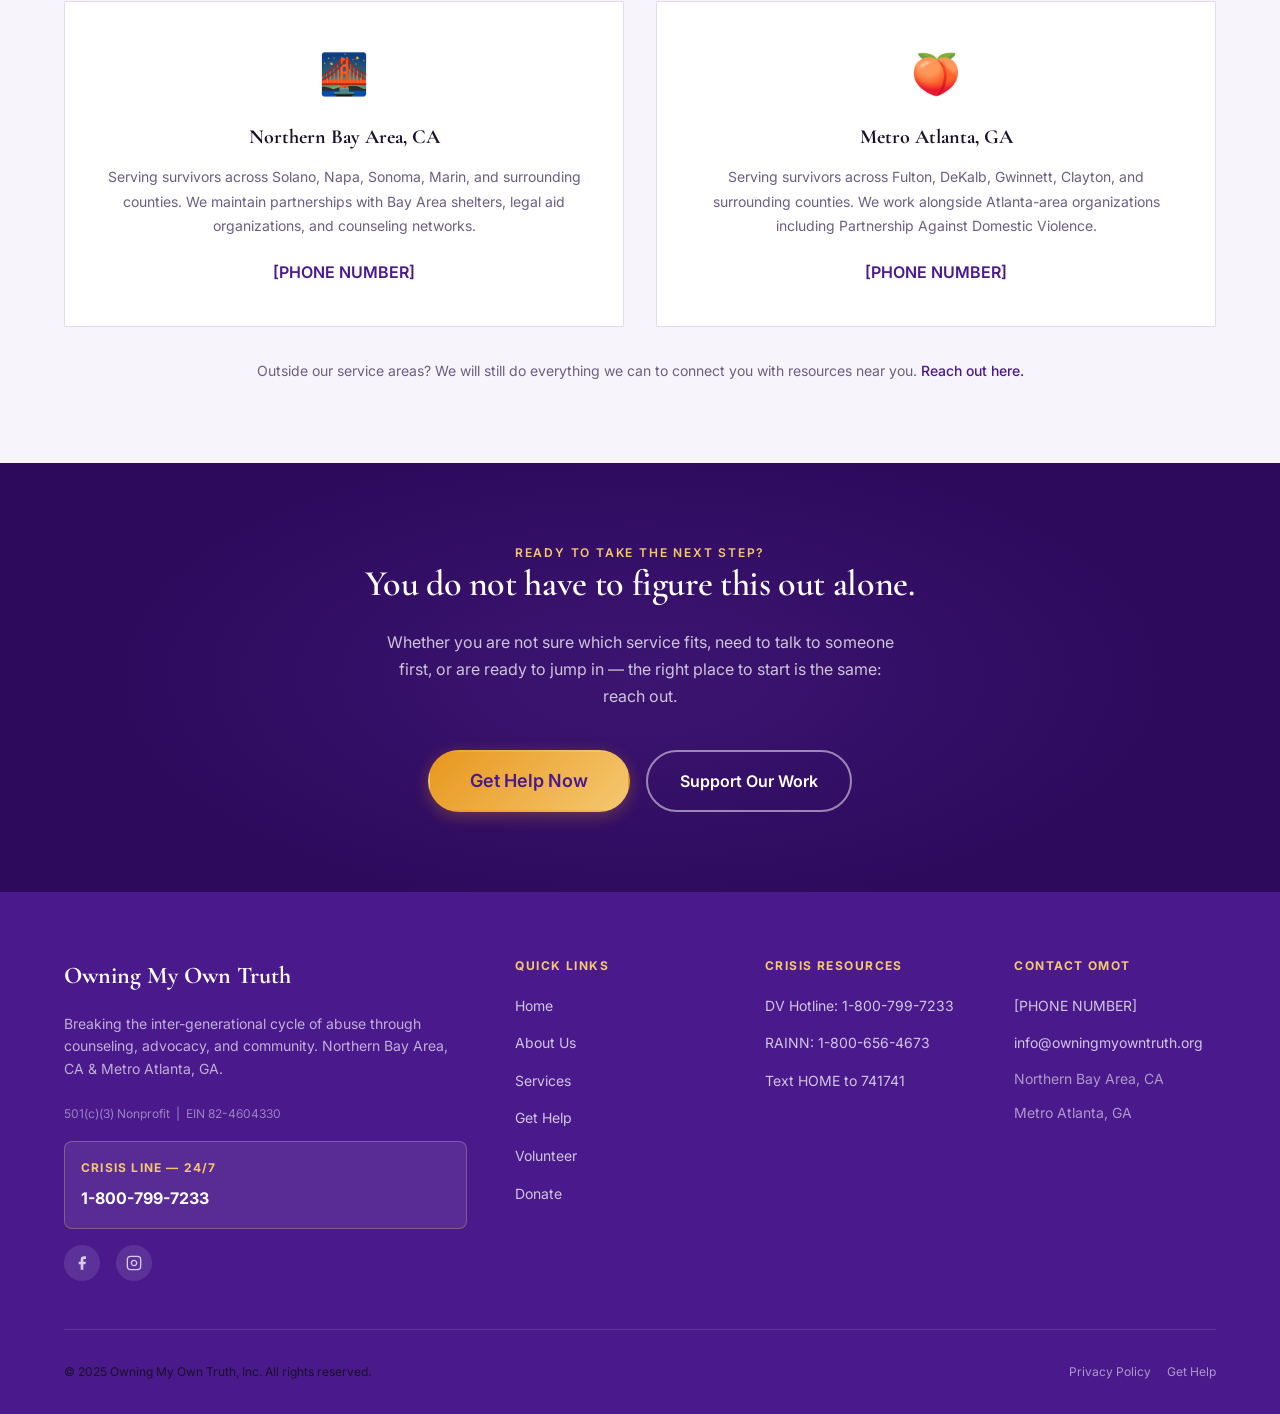
<file: pages/services.html>
<!DOCTYPE html>
<html lang="en">
<head>
  <meta charset="UTF-8">
  <meta name="viewport" content="width=device-width, initial-scale=1.0">
  <meta name="description" content="Owning My Own Truth offers community outreach, the OMOT Program, and monthly workshops for survivors of domestic abuse in Northern Bay Area, CA and Metro Atlanta, GA.">
  <title>Services — Owning My Own Truth</title>
  <link rel="stylesheet" href="../css/design-system.css">
  <link rel="stylesheet" href="../css/services.css">
</head>
<body>

  <!-- Safety Exit Button -->
  <button class="safety-exit" onclick="safetyExit()" aria-label="Quickly leave this site">
    ✕ Exit Site Quickly
  </button>

  <!-- Crisis Bar -->
  <div class="crisis-bar" role="banner">
    If you are in immediate danger, call <a href="tel:911">911</a>&nbsp;&nbsp;|&nbsp;&nbsp;
    National DV Hotline: <a href="tel:18007997233">1-800-799-7233</a>&nbsp;&nbsp;|&nbsp;&nbsp;
    Text START to <a href="sms:88788">88788</a>
  </div>

  <!-- Navigation -->
  <nav class="nav" role="navigation">
    <div class="nav-inner">
      <a href="../index.html" class="nav-logo">
        <img src="../images/logo-refined.png" alt="Owning My Own Truth" class="nav-logo-img">
        <span class="nav-logo-text">Owning My Own Truth</span>
      </a>
      <ul class="nav-links" role="list">
        <li><a href="../index.html">Home</a></li>
        <li><a href="about.html">About</a></li>
        <li><a href="services.html" class="active">Services</a></li>
        <li><a href="get-help.html" class="nav-get-help">Get Help</a></li>
        <li><a href="get-involved.html">Get Involved</a></li>
        <li><a href="donate.html" class="nav-cta">Donate</a></li>
      </ul>
      <button class="nav-hamburger" onclick="openMobileNav()" aria-label="Open menu">
        <span></span><span></span><span></span>
      </button>
    </div>
  </nav>

  <!-- Mobile Nav -->
  <div class="nav-mobile-overlay" id="mobileNav" role="dialog">
    <div class="nav-mobile-header">
      <img src="../images/logo-refined.png" alt="OMOT Logo" style="width:44px;height:44px;object-fit:contain;">
      <button class="nav-mobile-close" onclick="closeMobileNav()">&times;</button>
    </div>
    <nav class="nav-mobile-links">
      <a href="../index.html">Home</a>
      <a href="about.html">About</a>
      <a href="services.html" style="color:var(--color-gold);font-weight:700;">Services</a>
      <a href="get-help.html">Get Help</a>
      <a href="get-involved.html">Get Involved</a>
      <a href="donate.html">Donate</a>
    </nav>
    <div class="nav-mobile-crisis">
      In crisis? Call <a href="tel:18007997233">1-800-799-7233</a> now.
    </div>
  </div>

  <main>

    <!-- ── HERO ── -->
    <section class="services-hero">
      <div class="container">
        <p class="text-eyebrow" style="color:var(--color-gold-light);">What we offer</p>
        <h1 style="color:var(--color-white);">Support that meets you<br>where you are.</h1>
        <p class="services-hero-body">
          Every survivor's path looks different. Our programs are designed to meet real needs — whether you need someone to talk to, help navigating resources, or a community to learn and heal alongside.
        </p>
        <div class="services-hero-nav">
          <a href="#outreach" class="services-nav-pill">Community Outreach</a>
          <a href="#program" class="services-nav-pill">OMOT Program</a>
          <a href="#workshops" class="services-nav-pill">Workshops</a>
        </div>
      </div>
    </section>

    <!-- ── SERVICE 1: COMMUNITY OUTREACH ── -->
    <section class="section bg-white service-section" id="outreach">
      <div class="container">
        <div class="service-block">
          <div class="service-block-label">
            <div class="service-block-icon">🤝</div>
            <p class="text-eyebrow">Service 01</p>
          </div>
          <div class="service-block-content">
            <div class="divider"></div>
            <h2>Community Outreach</h2>
            <p class="service-lead">
              Healing happens in community. Our outreach work connects survivors with trusted organizations, emergency resources, and networks of support — so no one faces their situation alone.
            </p>
            <p class="service-body">
              OMOT builds and maintains relationships with shelters, legal advocates, healthcare providers, and community organizations across Northern Bay Area, CA and Metro Atlanta, GA. When you reach out, we do not just hand you a list of phone numbers — we make connections on your behalf, walk alongside you through referrals, and follow up to make sure you are getting what you need.
            </p>

            <div class="service-features">
              <div class="service-feature">
                <div class="feature-dot"></div>
                <div>
                  <strong>Resource navigation</strong>
                  <p>We help you find the right services — shelter, food, legal help, childcare — and cut through the confusion of where to start.</p>
                </div>
              </div>
              <div class="service-feature">
                <div class="feature-dot"></div>
                <div>
                  <strong>Warm referrals</strong>
                  <p>We make introductions, not just referrals. You go into every connection knowing someone is already vouching for you.</p>
                </div>
              </div>
              <div class="service-feature">
                <div class="feature-dot"></div>
                <div>
                  <strong>Follow-up support</strong>
                  <p>We check in. If something is not working, we find another path with you.</p>
                </div>
              </div>
              <div class="service-feature">
                <div class="feature-dot"></div>
                <div>
                  <strong>Community partnerships</strong>
                  <p>OMOT works with trusted local organizations in both regions so survivors have access to a full network of care.</p>
                </div>
              </div>
            </div>

            <a href="get-help.html" class="btn btn-primary" style="margin-top:var(--space-8);">Connect with an Advocate</a>
          </div>
        </div>
      </div>
    </section>

    <!-- ── SERVICE 2: OMOT PROGRAM ── -->
    <section class="section bg-surface service-section" id="program">
      <div class="container">
        <div class="service-block service-block-reverse">
          <div class="service-block-label">
            <div class="service-block-icon">💜</div>
            <p class="text-eyebrow">Service 02</p>
          </div>
          <div class="service-block-content">
            <div class="divider"></div>
            <h2>The OMOT Program</h2>
            <p class="service-lead">
              Our flagship program is a holistic, individualized support system that addresses the full range of what survivors need — not just safety, but stability, autonomy, and healing.
            </p>
            <p class="service-body">
              We recognize that leaving an abusive situation is not just an emotional decision — it is a logistical, financial, and legal one. The OMOT Program provides hands-on, wraparound support to help survivors address all of those dimensions at once, at their own pace.
            </p>

            <div class="program-pillars">
              <div class="pillar-card">
                <div class="pillar-icon">🚗</div>
                <h4>Transportation</h4>
                <p>Getting to appointments, court dates, or safe locations should not be a barrier. We assist with transportation logistics for program participants.</p>
              </div>
              <div class="pillar-card">
                <div class="pillar-icon">🧠</div>
                <h4>Counseling</h4>
                <p>Individual and family counseling support to help survivors process trauma, rebuild self-worth, and develop healthy relationship patterns.</p>
              </div>
              <div class="pillar-card">
                <div class="pillar-icon">⚖️</div>
                <h4>Legal Advocacy</h4>
                <p>Guidance through protective orders, custody situations, and legal processes — with connections to attorneys and legal aid organizations.</p>
              </div>
              <div class="pillar-card">
                <div class="pillar-icon">💰</div>
                <h4>Financial Literacy</h4>
                <p>Building the financial knowledge and skills to establish independence — from opening accounts to understanding credit and budgeting.</p>
              </div>
              <div class="pillar-card">
                <div class="pillar-icon">📋</div>
                <h4>Life Management Skills</h4>
                <p>Practical skills and support for rebuilding day-to-day life — from employment readiness to parenting resources and self-advocacy.</p>
              </div>
              <div class="pillar-card">
                <div class="pillar-icon">🏠</div>
                <h4>Housing Referrals</h4>
                <p>Connections to emergency shelter, transitional housing, and long-term housing resources in both service regions.</p>
              </div>
            </div>

            <div class="eligibility-block">
              <h3 class="eligibility-heading">Who can access the OMOT Program?</h3>
              <p>
                The OMOT Program is available to survivors of domestic violence, emotional abuse, and related trauma in the Northern Bay Area, CA and Metro Atlanta, GA service areas. You do not need to be in immediate crisis to access support — you just need to reach out.
              </p>
              <p style="margin-top:var(--space-3);">
                There are no fees for program participation. OMOT is a 501(c)(3) nonprofit organization.
              </p>
            </div>

            <a href="get-help.html#intake-form" class="btn btn-gold" style="margin-top:var(--space-8);">Request Program Support</a>
          </div>
        </div>
      </div>
    </section>

    <!-- ── SERVICE 3: WORKSHOPS ── -->
    <section class="section bg-white service-section" id="workshops">
      <div class="container">
        <div class="service-block">
          <div class="service-block-label">
            <div class="service-block-icon">✨</div>
            <p class="text-eyebrow">Service 03</p>
          </div>
          <div class="service-block-content">
            <div class="divider"></div>
            <h2>Workshops</h2>
            <p class="service-lead">
              Knowledge is protection. Our monthly workshops give survivors — and those who love them — the tools to recognize abuse, understand their options, and build a plan to move forward safely.
            </p>
            <p class="service-body">
              OMOT hosts workshops across both service regions, creating safe, confidential spaces where survivors can learn, connect, and be witnessed. Topics are practical, trauma-informed, and led by people who understand what you are navigating from the inside.
            </p>

            <div class="workshop-topics">
              <h3 class="workshop-topics-heading">Workshop topics include:</h3>
              <div class="topics-grid">
                <div class="topic-item">
                  <span class="topic-check">✓</span>
                  Understanding domestic abuse — types, patterns, and cycles
                </div>
                <div class="topic-item">
                  <span class="topic-check">✓</span>
                  Recognizing warning signs and red flags
                </div>
                <div class="topic-item">
                  <span class="topic-check">✓</span>
                  Building a personalized safety plan
                </div>
                <div class="topic-item">
                  <span class="topic-check">✓</span>
                  Rebuilding self-esteem and identity after abuse
                </div>
                <div class="topic-item">
                  <span class="topic-check">✓</span>
                  Healthy relationships and boundary setting
                </div>
                <div class="topic-item">
                  <span class="topic-check">✓</span>
                  Navigating the legal system as a survivor
                </div>
                <div class="topic-item">
                  <span class="topic-check">✓</span>
                  Parenting through and after abuse
                </div>
                <div class="topic-item">
                  <span class="topic-check">✓</span>
                  Financial independence and rebuilding
                </div>
              </div>
            </div>

            <div class="workshop-cta-block">
              <p>Workshops are held monthly in both regions. Space is limited to maintain a safe and intimate environment.</p>
              <div style="display:flex;gap:var(--space-4);flex-wrap:wrap;margin-top:var(--space-6);">
                <a href="get-help.html#intake-form" class="btn btn-primary">Register for a Workshop</a>
                <a href="get-involved.html" class="btn btn-outline">Volunteer to Facilitate</a>
              </div>
            </div>
          </div>
        </div>
      </div>
    </section>

    <!-- ── REGIONS ── -->
    <section class="section bg-surface">
      <div class="container">
        <div class="text-center" style="margin-bottom:var(--space-12);">
          <p class="text-eyebrow">Where we serve</p>
          <div class="divider divider-center"></div>
          <h2>Two regions. One mission.</h2>
        </div>
        <div class="regions-grid">
          <div class="region-card">
            <div class="region-icon">🌉</div>
            <h3 class="region-name">Northern Bay Area, CA</h3>
            <p class="region-desc">
              Serving survivors across Solano, Napa, Sonoma, Marin, and surrounding counties. We maintain partnerships with Bay Area shelters, legal aid organizations, and counseling networks.
            </p>
            <p class="region-contact">
              <a href="tel:[PHONE NUMBER]">[PHONE NUMBER]</a>
            </p>
          </div>
          <div class="region-card">
            <div class="region-icon">🍑</div>
            <h3 class="region-name">Metro Atlanta, GA</h3>
            <p class="region-desc">
              Serving survivors across Fulton, DeKalb, Gwinnett, Clayton, and surrounding counties. We work alongside Atlanta-area organizations including Partnership Against Domestic Violence.
            </p>
            <p class="region-contact">
              <a href="tel:[PHONE NUMBER]">[PHONE NUMBER]</a>
            </p>
          </div>
        </div>
        <p class="region-note text-center" style="margin-top:var(--space-8);">
          Outside our service areas? We will still do everything we can to connect you with resources near you. <a href="get-help.html">Reach out here.</a>
        </p>
      </div>
    </section>

    <!-- ── BOTTOM CTA ── -->
    <section class="section services-bottom-cta">
      <div class="container container-md text-center">
        <p class="text-eyebrow" style="color:var(--color-gold-light);">Ready to take the next step?</p>
        <h2 style="color:var(--color-white);margin-bottom:var(--space-6);">You do not have to figure this out alone.</h2>
        <p style="color:rgba(255,255,255,0.75);max-width:520px;margin:0 auto var(--space-10);line-height:1.7;">
          Whether you are not sure which service fits, need to talk to someone first, or are ready to jump in — the right place to start is the same: reach out.
        </p>
        <div style="display:flex;gap:var(--space-4);justify-content:center;flex-wrap:wrap;">
          <a href="get-help.html" class="btn btn-gold btn-lg">Get Help Now</a>
          <a href="donate.html" class="btn btn-outline-white">Support Our Work</a>
        </div>
      </div>
    </section>

  </main>

  <!-- Footer -->
  <footer class="footer" role="contentinfo">
    <div class="container">
      <div class="footer-grid">
        <div class="footer-brand">
          <p class="footer-brand-name">Owning My Own Truth</p>
          <p class="footer-tagline">Breaking the inter-generational cycle of abuse through counseling, advocacy, and community. Northern Bay Area, CA &amp; Metro Atlanta, GA.</p>
          <p style="font-size:var(--text-xs);color:rgba(255,255,255,0.45);margin-bottom:var(--space-4);">501(c)(3) Nonprofit &nbsp;|&nbsp; EIN 82-4604330</p>
          <div class="footer-crisis">
            <p class="footer-crisis-label">Crisis Line — 24/7</p>
            <a href="tel:18007997233">1-800-799-7233</a>
          </div>
          <div class="footer-social">
            <a href="https://www.facebook.com/share/17fy1nY4sa/?mibextid=wwXIfr" aria-label="Facebook">
              <svg width="16" height="16" viewBox="0 0 24 24" fill="currentColor"><path d="M18 2h-3a5 5 0 0 0-5 5v3H7v4h3v8h4v-8h3l1-4h-4V7a1 1 0 0 1 1-1h3z"/></svg>
            </a>
            <a href="https://www.instagram.com/owningmyowntruth?igsh=a2F0MTJ2eHRvZG9q" aria-label="Instagram">
              <svg width="16" height="16" viewBox="0 0 24 24" fill="none" stroke="currentColor" stroke-width="2"><rect x="2" y="2" width="20" height="20" rx="5"/><path d="M16 11.37A4 4 0 1 1 12.63 8 4 4 0 0 1 16 11.37z"/><line x1="17.5" y1="6.5" x2="17.51" y2="6.5"/></svg>
            </a>
          </div>
        </div>
        <div>
          <p class="footer-heading">Quick Links</p>
          <ul class="footer-links">
            <li><a href="../index.html">Home</a></li>
            <li><a href="about.html">About Us</a></li>
            <li><a href="services.html">Services</a></li>
            <li><a href="get-help.html">Get Help</a></li>
            <li><a href="get-involved.html">Volunteer</a></li>
            <li><a href="donate.html">Donate</a></li>
          </ul>
        </div>
        <div>
          <p class="footer-heading">Crisis Resources</p>
          <ul class="footer-links">
            <li><a href="tel:18007997233">DV Hotline: 1-800-799-7233</a></li>
            <li><a href="tel:18006564673">RAINN: 1-800-656-4673</a></li>
            <li><a href="sms:741741">Text HOME to 741741</a></li>
          </ul>
        </div>
        <div>
          <p class="footer-heading">Contact OMOT</p>
          <ul class="footer-links">
            <li><a href="tel:[PHONE NUMBER]">[PHONE NUMBER]</a></li>
            <li><a href="mailto:info@owningmyowntruth.org">info@owningmyowntruth.org</a></li>
            <li style="color:rgba(255,255,255,0.55);font-size:var(--text-sm);">Northern Bay Area, CA</li>
            <li style="color:rgba(255,255,255,0.55);font-size:var(--text-sm);">Metro Atlanta, GA</li>
          </ul>
        </div>
      </div>
      <div class="footer-bottom">
        <p>&copy; 2025 Owning My Own Truth, Inc. All rights reserved.</p>
        <div class="flex gap-4">
          <a href="privacy.html">Privacy Policy</a>
          <a href="get-help.html">Get Help</a>
        </div>
      </div>
    </div>
  </footer>

  <script src="../js/main.js"></script>
</body>
</html>
</file>
<file: css/design-system.css>
/* ============================================================
   OWNING MY OWN TRUTH — Design System
   Foundation CSS: tokens, typography, layout, components
   All pages import this file first.
   ============================================================ */

/* ── Google Fonts ── */
@import url('https://fonts.googleapis.com/css2?family=Cormorant+Garamond:ital,wght@0,400;0,600;0,700;1,400;1,600&family=Inter:wght@300;400;500;600&family=Dancing+Script:wght@600&display=swap');

/* ============================================================
   TOKENS
   ============================================================ */
:root {
  /* Brand Colors */
  --color-violet:        #4A1A8C;   /* deep violet — primary */
  --color-violet-mid:    #7B3FC8;   /* mid purple */
  --color-violet-light:  #A87ED4;   /* lavender */
  --color-violet-pale:   #F3EEFF;   /* near-white violet tint */
  --color-gold:          #E8971E;   /* warm gold — accent */
  --color-gold-light:    #F5C870;   /* peach-gold */
  --color-gold-pale:     #FEF8EC;   /* gold wash background */

  /* Neutrals */
  --color-white:         #FFFFFF;
  --color-off-white:     #FAFAFA;
  --color-surface:       #F7F4FC;   /* very light violet surface */
  --color-border:        #E4D9F5;
  --color-text:          #1A1028;   /* near-black with violet undertone */
  --color-text-muted:    #6B5E82;
  --color-text-light:    #9B8DB0;

  /* Crisis / Safety Colors */
  --color-crisis-bg:     #2D0A5C;   /* dark violet for crisis bar */
  --color-crisis-text:   #F5C870;   /* gold on dark */

  /* Semantic */
  --color-success:       #1E7B4B;
  --color-error:         #C0392B;

  /* Gradients */
  --gradient-butterfly:  linear-gradient(135deg, #7B3FC8 0%, #A87ED4 40%, #F5C870 100%);
  --gradient-hero:       linear-gradient(160deg, #F3EEFF 0%, #FEF8EC 100%);
  --gradient-cta:        linear-gradient(135deg, #4A1A8C 0%, #7B3FC8 100%);
  --gradient-gold:       linear-gradient(135deg, #E8971E 0%, #F5C870 100%);

  /* Typography */
  --font-display:        'Cormorant Garamond', Georgia, serif;
  --font-body:           'Inter', system-ui, sans-serif;
  --font-script:         'Dancing Script', cursive;

  /* Type Scale */
  --text-xs:    0.75rem;    /* 12px */
  --text-sm:    0.875rem;   /* 14px */
  --text-base:  1rem;       /* 16px */
  --text-lg:    1.125rem;   /* 18px */
  --text-xl:    1.25rem;    /* 20px */
  --text-2xl:   1.5rem;     /* 24px */
  --text-3xl:   1.875rem;   /* 30px */
  --text-4xl:   2.25rem;    /* 36px */
  --text-5xl:   3rem;       /* 48px */
  --text-6xl:   3.75rem;    /* 60px */
  --text-7xl:   4.5rem;     /* 72px */

  /* Spacing */
  --space-1:    0.25rem;
  --space-2:    0.5rem;
  --space-3:    0.75rem;
  --space-4:    1rem;
  --space-5:    1.25rem;
  --space-6:    1.5rem;
  --space-8:    2rem;
  --space-10:   2.5rem;
  --space-12:   3rem;
  --space-16:   4rem;
  --space-20:   5rem;
  --space-24:   6rem;
  --space-32:   8rem;

  /* Layout */
  --container-sm:   640px;
  --container-md:   768px;
  --container-lg:   1024px;
  --container-xl:   1200px;
  --container-2xl:  1400px;

  /* Radius */
  --radius-sm:   4px;
  --radius-md:   8px;
  --radius-lg:   16px;
  --radius-xl:   24px;
  --radius-full: 9999px;

  /* Shadows */
  --shadow-sm:  0 1px 3px rgba(74,26,140,0.08);
  --shadow-md:  0 4px 16px rgba(74,26,140,0.12);
  --shadow-lg:  0 8px 32px rgba(74,26,140,0.16);
  --shadow-xl:  0 16px 48px rgba(74,26,140,0.20);

  /* Transitions */
  --transition-fast:   150ms ease;
  --transition-base:   250ms ease;
  --transition-slow:   400ms ease;
}

/* ============================================================
   RESET & BASE
   ============================================================ */
*, *::before, *::after {
  box-sizing: border-box;
  margin: 0;
  padding: 0;
}

html {
  scroll-behavior: smooth;
  -webkit-text-size-adjust: 100%;
}

body {
  font-family: var(--font-body);
  font-size: var(--text-base);
  line-height: 1.6;
  color: var(--color-text);
  background: var(--color-white);
  -webkit-font-smoothing: antialiased;
  -moz-osx-font-smoothing: grayscale;
}

img, video {
  max-width: 100%;
  height: auto;
  display: block;
}

a {
  color: var(--color-violet);
  text-decoration: none;
  transition: color var(--transition-fast);
}

a:hover {
  color: var(--color-violet-mid);
}

a:focus-visible {
  outline: 2px solid var(--color-gold);
  outline-offset: 3px;
  border-radius: var(--radius-sm);
}

ul, ol {
  list-style: none;
}

button {
  cursor: pointer;
  font-family: var(--font-body);
  border: none;
  background: none;
}

input, textarea, select {
  font-family: var(--font-body);
  font-size: var(--text-base);
}

/* ============================================================
   TYPOGRAPHY
   ============================================================ */
h1, h2, h3, h4, h5, h6 {
  font-family: var(--font-display);
  line-height: 1.15;
  color: var(--color-violet);
  font-weight: 600;
}

h1 { font-size: var(--text-6xl); letter-spacing: -0.02em; }
h2 { font-size: var(--text-4xl); letter-spacing: -0.01em; }
h3 { font-size: var(--text-3xl); }
h4 { font-size: var(--text-2xl); }
h5 { font-size: var(--text-xl); font-family: var(--font-body); font-weight: 600; }
h6 { font-size: var(--text-lg); font-family: var(--font-body); font-weight: 600; }

p {
  line-height: 1.7;
  color: var(--color-text);
}

.text-display {
  font-family: var(--font-display);
  font-size: var(--text-7xl);
  font-weight: 700;
  line-height: 1.05;
  letter-spacing: -0.03em;
}

.text-script {
  font-family: var(--font-script);
  font-size: var(--text-3xl);
  color: var(--color-gold);
}

.text-eyebrow {
  font-family: var(--font-body);
  font-size: var(--text-xs);
  font-weight: 600;
  letter-spacing: 0.15em;
  text-transform: uppercase;
  color: var(--color-gold);
}

.text-muted { color: var(--color-text-muted); }
.text-light { color: var(--color-text-light); }
.text-center { text-align: center; }
.text-white { color: var(--color-white); }
.text-violet { color: var(--color-violet); }
.text-gold { color: var(--color-gold); }

/* ============================================================
   LAYOUT
   ============================================================ */
.container {
  width: 100%;
  max-width: var(--container-xl);
  margin: 0 auto;
  padding: 0 var(--space-6);
}

.container-sm { max-width: var(--container-sm); }
.container-md { max-width: var(--container-md); }
.container-lg { max-width: var(--container-lg); }
.container-2xl { max-width: var(--container-2xl); }

.section {
  padding: var(--space-20) 0;
}

.section-sm {
  padding: var(--space-12) 0;
}

.section-lg {
  padding: var(--space-32) 0;
}

/* Grid */
.grid { display: grid; }
.grid-2 { grid-template-columns: repeat(2, 1fr); gap: var(--space-8); }
.grid-3 { grid-template-columns: repeat(3, 1fr); gap: var(--space-8); }
.grid-4 { grid-template-columns: repeat(4, 1fr); gap: var(--space-6); }

/* Flex */
.flex { display: flex; }
.flex-center { display: flex; align-items: center; justify-content: center; }
.flex-between { display: flex; align-items: center; justify-content: space-between; }
.flex-col { display: flex; flex-direction: column; }
.gap-2 { gap: var(--space-2); }
.gap-4 { gap: var(--space-4); }
.gap-6 { gap: var(--space-6); }
.gap-8 { gap: var(--space-8); }

/* ============================================================
   SAFETY EXIT BUTTON
   ============================================================ */
.safety-exit {
  position: fixed;
  top: var(--space-4);
  right: var(--space-4);
  z-index: 9999;
  background: var(--color-error);
  color: var(--color-white);
  font-family: var(--font-body);
  font-size: var(--text-xs);
  font-weight: 700;
  letter-spacing: 0.08em;
  text-transform: uppercase;
  padding: var(--space-2) var(--space-4);
  border-radius: var(--radius-full);
  border: 2px solid rgba(255,255,255,0.3);
  cursor: pointer;
  box-shadow: var(--shadow-md);
  transition: all var(--transition-fast);
  white-space: nowrap;
}

.safety-exit:hover {
  background: #A93226;
  transform: scale(1.04);
}

/* ============================================================
   CRISIS BAR
   ============================================================ */
.crisis-bar {
  background: var(--color-crisis-bg);
  color: var(--color-crisis-text);
  padding: var(--space-2) var(--space-6);
  text-align: center;
  font-size: var(--text-sm);
  font-weight: 500;
  letter-spacing: 0.02em;
  position: relative;
  z-index: 100;
}

.crisis-bar a {
  color: var(--color-white);
  font-weight: 700;
  text-decoration: underline;
  text-underline-offset: 2px;
}

.crisis-bar a:hover {
  color: var(--color-gold-light);
}

/* ============================================================
   NAVIGATION
   ============================================================ */
.nav {
  position: sticky;
  top: 0;
  z-index: 200;
  background: var(--color-white);
  border-bottom: 1px solid var(--color-border);
  box-shadow: var(--shadow-sm);
}

.nav-inner {
  display: flex;
  align-items: center;
  justify-content: space-between;
  padding: var(--space-3) var(--space-6);
  max-width: var(--container-2xl);
  margin: 0 auto;
}

.nav-logo {
  display: flex;
  align-items: center;
  gap: var(--space-3);
  text-decoration: none;
}

.nav-logo-img {
  width: 52px;
  height: 52px;
  object-fit: contain;
}

.nav-logo-text {
  font-family: var(--font-display);
  font-size: var(--text-xl);
  font-weight: 700;
  color: var(--color-violet);
  line-height: 1.1;
  max-width: 160px;
}

.nav-links {
  display: flex;
  align-items: center;
  gap: var(--space-6);
}

.nav-links a {
  font-size: var(--text-sm);
  font-weight: 500;
  color: var(--color-text);
  letter-spacing: 0.01em;
  transition: color var(--transition-fast);
  white-space: nowrap;
}

.nav-links a:hover {
  color: var(--color-violet);
}

.nav-links a.active {
  color: var(--color-violet);
  font-weight: 600;
}

.nav-cta {
  background: var(--gradient-cta);
  color: var(--color-white) !important;
  padding: var(--space-2) var(--space-5) !important;
  border-radius: var(--radius-full) !important;
  font-weight: 600 !important;
  font-size: var(--text-sm) !important;
  transition: opacity var(--transition-fast), transform var(--transition-fast) !important;
}

.nav-cta:hover {
  opacity: 0.9;
  transform: translateY(-1px);
  color: var(--color-white) !important;
}

.nav-get-help {
  background: var(--gradient-gold) !important;
  color: var(--color-violet) !important;
  padding: var(--space-2) var(--space-5) !important;
  border-radius: var(--radius-full) !important;
  font-weight: 700 !important;
  font-size: var(--text-sm) !important;
}

.nav-hamburger {
  display: none;
  flex-direction: column;
  gap: 5px;
  cursor: pointer;
  padding: var(--space-2);
}

.nav-hamburger span {
  display: block;
  width: 24px;
  height: 2px;
  background: var(--color-violet);
  border-radius: 2px;
  transition: all var(--transition-fast);
}

/* ============================================================
   BUTTONS
   ============================================================ */
.btn {
  display: inline-flex;
  align-items: center;
  justify-content: center;
  gap: var(--space-2);
  font-family: var(--font-body);
  font-size: var(--text-base);
  font-weight: 600;
  line-height: 1;
  padding: var(--space-4) var(--space-8);
  border-radius: var(--radius-full);
  border: 2px solid transparent;
  cursor: pointer;
  transition: all var(--transition-base);
  white-space: nowrap;
  text-decoration: none;
}

.btn-primary {
  background: var(--gradient-cta);
  color: var(--color-white);
  box-shadow: 0 4px 16px rgba(74,26,140,0.30);
}

.btn-primary:hover {
  transform: translateY(-2px);
  box-shadow: 0 8px 24px rgba(74,26,140,0.35);
  color: var(--color-white);
}

.btn-gold {
  background: var(--gradient-gold);
  color: var(--color-violet);
  box-shadow: 0 4px 16px rgba(232,151,30,0.30);
}

.btn-gold:hover {
  transform: translateY(-2px);
  box-shadow: 0 8px 24px rgba(232,151,30,0.40);
  color: var(--color-violet);
}

.btn-outline {
  background: transparent;
  color: var(--color-violet);
  border-color: var(--color-violet);
}

.btn-outline:hover {
  background: var(--color-violet);
  color: var(--color-white);
  transform: translateY(-2px);
}

.btn-outline-white {
  background: transparent;
  color: var(--color-white);
  border-color: rgba(255,255,255,0.5);
}

.btn-outline-white:hover {
  background: rgba(255,255,255,0.15);
  border-color: var(--color-white);
  color: var(--color-white);
}

.btn-sm {
  font-size: var(--text-sm);
  padding: var(--space-2) var(--space-5);
}

.btn-lg {
  font-size: var(--text-lg);
  padding: var(--space-5) var(--space-10);
}

/* ============================================================
   CARDS
   ============================================================ */
.card {
  background: var(--color-white);
  border-radius: var(--radius-lg);
  border: 1px solid var(--color-border);
  padding: var(--space-8);
  box-shadow: var(--shadow-sm);
  transition: box-shadow var(--transition-base), transform var(--transition-base);
}

.card:hover {
  box-shadow: var(--shadow-md);
  transform: translateY(-2px);
}

.card-violet {
  background: var(--color-violet);
  color: var(--color-white);
  border-color: var(--color-violet);
}

.card-surface {
  background: var(--color-surface);
  border-color: var(--color-border);
}

.card-gold-accent {
  border-top: 4px solid var(--color-gold);
}

/* ============================================================
   FORMS
   ============================================================ */
.form-group {
  display: flex;
  flex-direction: column;
  gap: var(--space-2);
}

.form-label {
  font-size: var(--text-sm);
  font-weight: 600;
  color: var(--color-text);
}

.form-input,
.form-select,
.form-textarea {
  width: 100%;
  padding: var(--space-3) var(--space-4);
  border: 1.5px solid var(--color-border);
  border-radius: var(--radius-md);
  font-family: var(--font-body);
  font-size: var(--text-base);
  color: var(--color-text);
  background: var(--color-white);
  transition: border-color var(--transition-fast), box-shadow var(--transition-fast);
  outline: none;
}

.form-input:focus,
.form-select:focus,
.form-textarea:focus {
  border-color: var(--color-violet-mid);
  box-shadow: 0 0 0 3px rgba(123,63,200,0.12);
}

.form-textarea {
  resize: vertical;
  min-height: 120px;
}

.form-hint {
  font-size: var(--text-xs);
  color: var(--color-text-muted);
}

.form-privacy-note {
  font-size: var(--text-xs);
  color: var(--color-text-muted);
  background: var(--color-surface);
  padding: var(--space-3) var(--space-4);
  border-radius: var(--radius-md);
  border-left: 3px solid var(--color-gold);
  line-height: 1.5;
}

/* ============================================================
   SECTION BACKGROUNDS
   ============================================================ */
.bg-white     { background: var(--color-white); }
.bg-surface   { background: var(--color-surface); }
.bg-violet    { background: var(--color-violet); }
.bg-violet-pale { background: var(--color-violet-pale); }
.bg-gold-pale { background: var(--color-gold-pale); }
.bg-hero      { background: var(--gradient-hero); }
.bg-dark      { background: var(--color-crisis-bg); }

/* ============================================================
   DIVIDERS
   ============================================================ */
.divider {
  width: 60px;
  height: 3px;
  background: var(--gradient-gold);
  border-radius: var(--radius-full);
  margin: var(--space-4) 0;
}

.divider-center {
  margin: var(--space-4) auto;
}

/* ============================================================
   STAT / IMPACT NUMBERS
   ============================================================ */
.stat-number {
  font-family: var(--font-display);
  font-size: var(--text-6xl);
  font-weight: 700;
  color: var(--color-violet);
  line-height: 1;
}

.stat-label {
  font-size: var(--text-sm);
  font-weight: 500;
  color: var(--color-text-muted);
  letter-spacing: 0.05em;
  text-transform: uppercase;
  margin-top: var(--space-2);
}

/* ============================================================
   TEAM CARDS
   ============================================================ */
.team-card {
  text-align: center;
  padding: var(--space-6);
}

.team-photo {
  width: 96px;
  height: 96px;
  border-radius: var(--radius-full);
  object-fit: cover;
  margin: 0 auto var(--space-4);
  border: 3px solid var(--color-border);
}

.team-photo-placeholder {
  width: 96px;
  height: 96px;
  border-radius: var(--radius-full);
  background: var(--gradient-butterfly);
  margin: 0 auto var(--space-4);
  display: flex;
  align-items: center;
  justify-content: center;
  font-family: var(--font-display);
  font-size: var(--text-2xl);
  font-weight: 700;
  color: var(--color-white);
}

.team-name {
  font-family: var(--font-display);
  font-size: var(--text-xl);
  font-weight: 600;
  color: var(--color-violet);
  margin-bottom: var(--space-1);
}

.team-role {
  font-size: var(--text-sm);
  color: var(--color-gold);
  font-weight: 600;
  letter-spacing: 0.04em;
}

/* ============================================================
   FOOTER
   ============================================================ */
.footer {
  background: var(--color-violet);
  color: rgba(255,255,255,0.85);
  padding: var(--space-16) 0 var(--space-8);
}

.footer-grid {
  display: grid;
  grid-template-columns: 2fr 1fr 1fr 1fr;
  gap: var(--space-12);
  padding-bottom: var(--space-12);
  border-bottom: 1px solid rgba(255,255,255,0.12);
}

.footer-brand-name {
  font-family: var(--font-display);
  font-size: var(--text-2xl);
  font-weight: 700;
  color: var(--color-white);
  margin-bottom: var(--space-4);
}

.footer-tagline {
  font-size: var(--text-sm);
  color: rgba(255,255,255,0.65);
  line-height: 1.6;
  margin-bottom: var(--space-6);
}

.footer-crisis {
  background: rgba(255,255,255,0.08);
  border: 1px solid rgba(245,200,112,0.3);
  border-radius: var(--radius-md);
  padding: var(--space-4);
  font-size: var(--text-sm);
}

.footer-crisis-label {
  font-size: var(--text-xs);
  font-weight: 700;
  letter-spacing: 0.1em;
  text-transform: uppercase;
  color: var(--color-gold-light);
  margin-bottom: var(--space-2);
}

.footer-crisis a {
  color: var(--color-white);
  font-weight: 700;
  font-size: var(--text-base);
}

.footer-heading {
  font-family: var(--font-body);
  font-size: var(--text-xs);
  font-weight: 700;
  letter-spacing: 0.12em;
  text-transform: uppercase;
  color: var(--color-gold-light);
  margin-bottom: var(--space-4);
}

.footer-links {
  display: flex;
  flex-direction: column;
  gap: var(--space-3);
}

.footer-links a {
  font-size: var(--text-sm);
  color: rgba(255,255,255,0.75);
  transition: color var(--transition-fast);
}

.footer-links a:hover {
  color: var(--color-white);
}

.footer-bottom {
  display: flex;
  align-items: center;
  justify-content: space-between;
  padding-top: var(--space-8);
  font-size: var(--text-xs);
  color: rgba(255,255,255,0.45);
  flex-wrap: wrap;
  gap: var(--space-4);
}

.footer-bottom a {
  color: rgba(255,255,255,0.55);
}

.footer-bottom a:hover {
  color: rgba(255,255,255,0.85);
}

.footer-social {
  display: flex;
  gap: var(--space-4);
  margin-top: var(--space-4);
}

.footer-social a {
  width: 36px;
  height: 36px;
  border-radius: var(--radius-full);
  background: rgba(255,255,255,0.1);
  display: flex;
  align-items: center;
  justify-content: center;
  color: rgba(255,255,255,0.75);
  font-size: var(--text-sm);
  transition: all var(--transition-fast);
}

.footer-social a:hover {
  background: var(--color-gold);
  color: var(--color-violet);
}

/* ============================================================
   MOBILE NAV OVERLAY
   ============================================================ */
.nav-mobile-overlay {
  display: none;
  position: fixed;
  inset: 0;
  background: var(--color-white);
  z-index: 300;
  flex-direction: column;
  padding: var(--space-6);
}

.nav-mobile-overlay.open {
  display: flex;
}

.nav-mobile-header {
  display: flex;
  align-items: center;
  justify-content: space-between;
  margin-bottom: var(--space-8);
}

.nav-mobile-close {
  font-size: var(--text-2xl);
  color: var(--color-violet);
  cursor: pointer;
  font-weight: 300;
  line-height: 1;
}

.nav-mobile-links {
  display: flex;
  flex-direction: column;
  gap: var(--space-2);
  flex: 1;
}

.nav-mobile-links a {
  font-family: var(--font-display);
  font-size: var(--text-3xl);
  font-weight: 600;
  color: var(--color-text);
  padding: var(--space-3) 0;
  border-bottom: 1px solid var(--color-border);
  transition: color var(--transition-fast);
}

.nav-mobile-links a:hover {
  color: var(--color-violet);
}

.nav-mobile-crisis {
  background: var(--color-crisis-bg);
  color: var(--color-crisis-text);
  text-align: center;
  padding: var(--space-4);
  border-radius: var(--radius-md);
  font-size: var(--text-sm);
  font-weight: 500;
  margin-top: var(--space-6);
}

.nav-mobile-crisis a {
  color: var(--color-white);
  font-weight: 700;
}

/* ============================================================
   ACCESSIBILITY
   ============================================================ */
.sr-only {
  position: absolute;
  width: 1px;
  height: 1px;
  padding: 0;
  margin: -1px;
  overflow: hidden;
  clip: rect(0,0,0,0);
  white-space: nowrap;
  border: 0;
}

:focus-visible {
  outline: 2px solid var(--color-gold);
  outline-offset: 3px;
}

/* ============================================================
   REDUCED MOTION
   ============================================================ */
@media (prefers-reduced-motion: reduce) {
  *, *::before, *::after {
    animation-duration: 0.01ms !important;
    animation-iteration-count: 1 !important;
    transition-duration: 0.01ms !important;
    scroll-behavior: auto !important;
  }
}

/* ============================================================
   RESPONSIVE
   ============================================================ */
@media (max-width: 1024px) {
  h1 { font-size: var(--text-5xl); }
  h2 { font-size: var(--text-3xl); }
  .text-display { font-size: var(--text-6xl); }
  .grid-4 { grid-template-columns: repeat(2, 1fr); }
  .footer-grid { grid-template-columns: 1fr 1fr; gap: var(--space-8); }
}

@media (max-width: 768px) {
  h1 { font-size: var(--text-4xl); }
  h2 { font-size: var(--text-3xl); }
  .text-display { font-size: var(--text-5xl); }

  .nav-links { display: none; }
  .nav-hamburger { display: flex; }

  .grid-2,
  .grid-3,
  .grid-4 { grid-template-columns: 1fr; }

  .section { padding: var(--space-12) 0; }
  .section-lg { padding: var(--space-20) 0; }

  .footer-grid { grid-template-columns: 1fr; gap: var(--space-8); }
  .footer-bottom { flex-direction: column; text-align: center; }

  .btn-lg { font-size: var(--text-base); padding: var(--space-4) var(--space-8); }
}

@media (max-width: 480px) {
  :root {
    --space-6: 1.25rem;
  }

  h1 { font-size: var(--text-3xl); }
  .text-display { font-size: var(--text-4xl); }
  .stat-number { font-size: var(--text-5xl); }
  .container { padding: 0 var(--space-4); }
}
</file>
<file: css/home.css>
/* ============================================================
   OMOT — Homepage Styles
   ============================================================ */

/* ── HERO ── */
.hero {
  background: var(--gradient-hero);
  padding: var(--space-20) 0 var(--space-24);
  position: relative;
  overflow: hidden;
}

.hero::before {
  content: '';
  position: absolute;
  top: -100px;
  right: -100px;
  width: 600px;
  height: 600px;
  background: radial-gradient(circle, rgba(168,126,212,0.12) 0%, transparent 70%);
  pointer-events: none;
}

.hero-inner {
  display: grid;
  grid-template-columns: 1fr auto;
  align-items: center;
  gap: var(--space-16);
}

.hero-content {
  max-width: 620px;
}

.hero-headline {
  font-family: var(--font-display);
  font-size: clamp(3rem, 6vw, 5rem);
  font-weight: 700;
  color: var(--color-violet);
  line-height: 1.05;
  margin: var(--space-4) 0 var(--space-6);
}

.hero-headline-script {
  font-family: var(--font-script);
  font-size: clamp(3.5rem, 7vw, 5.5rem);
  color: var(--color-gold);
  display: block;
  font-weight: 600;
}

.hero-body {
  font-size: var(--text-lg);
  color: var(--color-text-muted);
  line-height: 1.75;
  max-width: 520px;
  margin-bottom: var(--space-8);
}

.hero-actions {
  display: flex;
  flex-wrap: wrap;
  gap: var(--space-4);
  align-items: center;
  margin-bottom: var(--space-6);
}

.hero-privacy {
  display: flex;
  align-items: center;
  gap: var(--space-2);
  font-size: var(--text-xs);
  color: var(--color-text-light);
}

.hero-logo-wrap {
  display: flex;
  align-items: center;
  justify-content: center;
}

.hero-logo-img {
  width: 320px;
  height: 320px;
  object-fit: contain;
  animation: float 6s ease-in-out infinite;
  filter: drop-shadow(0 16px 40px rgba(74,26,140,0.18));
}

@keyframes float {
  0%, 100% { transform: translateY(0px); }
  50% { transform: translateY(-12px); }
}

/* ── WHO WE ARE ── */
.who-grid {
  display: grid;
  grid-template-columns: 1fr 1fr;
  gap: var(--space-16);
  align-items: center;
}

.who-content p {
  color: var(--color-text-muted);
}

.scripture-quote {
  background: var(--color-violet-pale);
  border-left: 4px solid var(--color-gold);
  border-radius: 0 var(--radius-lg) var(--radius-lg) 0;
  padding: var(--space-10) var(--space-10);
  position: relative;
}

.scripture-quote::before {
  content: '\201C';
  font-family: var(--font-display);
  font-size: 8rem;
  color: var(--color-gold);
  opacity: 0.2;
  position: absolute;
  top: -20px;
  left: 20px;
  line-height: 1;
}

.scripture-text {
  font-family: var(--font-display);
  font-size: var(--text-2xl);
  font-weight: 600;
  font-style: italic;
  color: var(--color-violet);
  line-height: 1.5;
  margin-bottom: var(--space-4);
}

.scripture-cite {
  font-size: var(--text-sm);
  font-style: normal;
  color: var(--color-gold);
  font-weight: 600;
  letter-spacing: 0.05em;
}

/* ── IMPACT ── */
.impact-grid {
  display: grid;
  grid-template-columns: repeat(4, 1fr);
  gap: var(--space-8);
}

.impact-stat {
  text-align: center;
  padding: var(--space-8);
  background: var(--color-white);
  border-radius: var(--radius-lg);
  box-shadow: var(--shadow-sm);
  border-bottom: 3px solid var(--color-gold);
}

/* ── SERVICES ── */
.service-icon {
  font-size: 2.5rem;
  margin-bottom: var(--space-4);
}

.service-title {
  font-family: var(--font-display);
  font-size: var(--text-2xl);
  color: var(--color-violet);
  margin-bottom: var(--space-3);
}

.service-desc {
  color: var(--color-text-muted);
  font-size: var(--text-base);
  line-height: 1.7;
}

/* ── FOUNDER ── */
.founder-section {
  background: var(--gradient-cta);
  padding: var(--space-20) 0;
  position: relative;
  overflow: hidden;
}

.founder-section::after {
  content: '';
  position: absolute;
  bottom: -80px;
  right: -80px;
  width: 400px;
  height: 400px;
  background: radial-gradient(circle, rgba(245,200,112,0.08) 0%, transparent 70%);
  pointer-events: none;
}

.founder-grid {
  display: grid;
  grid-template-columns: 1fr auto;
  gap: var(--space-16);
  align-items: center;
}

.founder-photo {
  width: 240px;
  height: 288px;
  object-fit: cover;
  object-position: center top;
  border-radius: var(--radius-lg);
  box-shadow: var(--shadow-xl);
  display: block;
}

/* ── DONATE CTA ── */
.donate-body {
  font-size: var(--text-lg);
  color: var(--color-text-muted);
  max-width: 600px;
  margin: var(--space-4) auto var(--space-8);
  line-height: 1.7;
}

.donate-amounts {
  display: flex;
  gap: var(--space-4);
  justify-content: center;
  flex-wrap: wrap;
}

.donate-amount-card {
  background: var(--color-white);
  border: 2px solid var(--color-border);
  border-radius: var(--radius-lg);
  padding: var(--space-6) var(--space-8);
  text-align: center;
  min-width: 200px;
  transition: all var(--transition-base);
}

.donate-amount-card:hover {
  border-color: var(--color-gold);
  transform: translateY(-2px);
  box-shadow: var(--shadow-md);
}

.donate-amount-featured {
  border-color: var(--color-gold);
  background: var(--color-gold-pale);
  box-shadow: var(--shadow-md);
}

.donate-amount {
  display: block;
  font-family: var(--font-display);
  font-size: var(--text-4xl);
  font-weight: 700;
  color: var(--color-violet);
  margin-bottom: var(--space-2);
}

.donate-what {
  display: block;
  font-size: var(--text-sm);
  color: var(--color-text-muted);
  line-height: 1.5;
}

/* ── EMAIL SIGNUP ── */
.signup-row {
  display: flex;
  align-items: center;
  justify-content: space-between;
  gap: var(--space-8);
  flex-wrap: wrap;
}

.signup-form {
  flex-shrink: 0;
}

.signup-input-group {
  display: flex;
  gap: var(--space-3);
  align-items: center;
}

.signup-input {
  width: 280px;
  background: rgba(255,255,255,0.1);
  border-color: rgba(255,255,255,0.2);
  color: var(--color-white);
}

.signup-input::placeholder {
  color: rgba(255,255,255,0.5);
}

.signup-input:focus {
  background: rgba(255,255,255,0.15);
  border-color: var(--color-gold-light);
  box-shadow: 0 0 0 3px rgba(245,200,112,0.2);
}

.signup-privacy {
  font-size: var(--text-xs);
  color: rgba(255,255,255,0.45);
  margin-top: var(--space-2);
  text-align: center;
}

/* ── RESPONSIVE ── */
@media (max-width: 1024px) {
  .hero-logo-img { width: 240px; height: 240px; }
  .impact-grid { grid-template-columns: repeat(2, 1fr); }
}

@media (max-width: 768px) {
  .hero-inner {
    grid-template-columns: 1fr;
    text-align: center;
  }

  .hero-logo-wrap { display: none; }
  .hero-actions { justify-content: center; }
  .hero-privacy { justify-content: center; }

  .who-grid { grid-template-columns: 1fr; }
  .founder-grid { grid-template-columns: 1fr; }
  .founder-portrait-placeholder { display: none; }

  .signup-row { flex-direction: column; text-align: center; }
  .signup-input { width: 240px; }
  .signup-input-group { flex-direction: column; width: 100%; }
  .signup-input { width: 100%; }
}

@media (max-width: 480px) {
  .hero { padding: var(--space-12) 0 var(--space-16); }
  .donate-amounts { flex-direction: column; align-items: center; }
  .donate-amount-card { width: 100%; max-width: 300px; }
}
</file>
<file: css/about.css>
/* ═══════════════════════════════════════════
   OMOT — About Page Styles
   ═══════════════════════════════════════════ */

/* ── Hero ── */
.about-hero {
  background: var(--color-crisis-bg);
  padding: calc(var(--nav-height) + var(--crisis-bar-height) + var(--space-16)) 0 var(--space-20);
  position: relative;
  overflow: hidden;
}

.about-hero::before {
  content: '';
  position: absolute;
  inset: 0;
  background:
    radial-gradient(ellipse 50% 70% at 90% 30%, rgba(123,63,200,0.2) 0%, transparent 65%),
    radial-gradient(ellipse 35% 50% at 10% 80%, rgba(232,151,30,0.07) 0%, transparent 60%);
  pointer-events: none;
}

.about-hero h1 {
  font-size: clamp(var(--text-3xl), 5vw, var(--text-5xl));
  line-height: 1.15;
  margin-bottom: var(--space-6);
  position: relative;
  z-index: 1;
}

.about-hero-body {
  font-size: var(--text-lg);
  color: rgba(255,255,255,0.8);
  line-height: 1.7;
  max-width: 580px;
  position: relative;
  z-index: 1;
}

/* ── Mission grid ── */
.mission-grid {
  display: grid;
  grid-template-columns: repeat(3, 1fr);
  gap: var(--space-6);
}

.mission-block {
  background: var(--color-surface);
  border-radius: var(--radius-xl);
  padding: var(--space-8) var(--space-7);
  border: 1px solid var(--color-border);
}

.mission-block-accent {
  background: var(--color-violet-pale);
  border-color: var(--color-violet-light);
}

.mission-icon {
  width: 52px;
  height: 52px;
  background: var(--color-white);
  border-radius: var(--radius-lg);
  display: flex;
  align-items: center;
  justify-content: center;
  margin-bottom: var(--space-5);
  color: var(--color-violet);
  box-shadow: var(--shadow-sm);
}

.mission-icon-gold {
  color: var(--color-gold);
}

.mission-label {
  font-size: var(--text-lg);
  font-weight: 700;
  color: var(--color-heading);
  margin-bottom: var(--space-3);
}

.mission-text {
  font-size: var(--text-sm);
  color: var(--color-text-muted);
  line-height: 1.75;
}

/* ── Founder full section ── */
.founder-full-section {
  background: var(--color-white);
}

.founder-full-grid {
  display: grid;
  grid-template-columns: 340px 1fr;
  gap: var(--space-16);
  align-items: start;
}

.founder-full-visual {
  position: sticky;
  top: calc(var(--nav-height) + var(--crisis-bar-height) + var(--space-8));
}

.founder-photo-placeholder {
  width: 100%;
  border-radius: var(--radius-2xl);
  overflow: hidden;
  background: var(--color-violet-pale);
  margin-bottom: var(--space-6);
  display: flex;
  align-items: center;
  justify-content: center;
  min-height: 320px;
}

/* Swap this class in when the real photo is ready */
.founder-real-photo {
  width: 100%;
  aspect-ratio: 3/4;
  object-fit: cover;
  border-radius: var(--radius-2xl);
  margin-bottom: var(--space-6);
  display: block;
}

.founder-credentials {
  display: flex;
  flex-direction: column;
  gap: var(--space-3);
  padding: var(--space-5) var(--space-6);
  background: var(--color-violet-pale);
  border-radius: var(--radius-xl);
  border-left: 3px solid var(--color-violet);
}

.credential-item {
  display: flex;
  align-items: center;
  gap: var(--space-3);
  font-size: var(--text-sm);
  color: var(--color-violet);
  font-weight: 500;
}

.credential-dot {
  width: 6px;
  height: 6px;
  border-radius: 50%;
  background: var(--color-gold);
  flex-shrink: 0;
}

.founder-full-content h2 {
  font-size: clamp(var(--text-2xl), 3vw, var(--text-4xl));
  margin-bottom: var(--space-2);
}

.founder-title-script {
  font-size: var(--text-xl);
  color: var(--color-gold);
  margin-bottom: var(--space-8);
  display: block;
}

.founder-story {
  display: flex;
  flex-direction: column;
  gap: var(--space-5);
}

.founder-story p {
  color: var(--color-text);
  line-height: 1.8;
  font-size: var(--text-base);
}

.founder-quote {
  margin: var(--space-10) 0 0;
  padding: var(--space-6) var(--space-8);
  background: var(--color-crisis-bg);
  border-radius: var(--radius-xl);
  border-left: 4px solid var(--color-gold);
}

.founder-quote p {
  font-size: var(--text-lg);
  font-style: italic;
  color: rgba(255,255,255,0.9);
  line-height: 1.7;
  margin-bottom: var(--space-4);
}

.founder-quote footer {
  font-size: var(--text-sm);
  color: var(--color-gold-light);
  font-weight: 500;
}

/* ── Team ── */
.team-grid {
  display: grid;
  grid-template-columns: repeat(3, 1fr);
  gap: var(--space-8);
}

.team-card {
  background: var(--color-white);
  border-radius: var(--radius-2xl);
  border: 1px solid var(--color-border);
  padding: var(--space-8) var(--space-7);
  text-align: center;
}

.team-photo-placeholder {
  width: 120px;
  height: 140px;
  border-radius: var(--radius-xl);
  background: var(--color-violet-pale);
  margin: 0 auto var(--space-5);
  display: flex;
  align-items: center;
  justify-content: center;
  overflow: hidden;
}

.team-photo {
  width: 120px;
  height: 140px;
  object-fit: cover;
  object-position: center top;
  border-radius: var(--radius-xl);
  margin: 0 auto var(--space-5);
  display: block;
}

.team-name {
  font-size: var(--text-lg);
  font-weight: 700;
  color: var(--color-heading);
  margin-bottom: var(--space-1);
}

.team-role {
  font-size: var(--text-sm);
  color: var(--color-gold);
  font-weight: 600;
  text-transform: uppercase;
  letter-spacing: 0.06em;
  margin-bottom: var(--space-4);
}

.team-bio {
  font-size: var(--text-sm);
  color: var(--color-text-muted);
  line-height: 1.7;
}

.team-card-join {
  background: var(--color-violet-pale);
  border-color: var(--color-violet-light);
}

.team-join-icon {
  width: 80px;
  height: 80px;
  border-radius: 50%;
  background: var(--color-white);
  display: flex;
  align-items: center;
  justify-content: center;
  margin: 0 auto var(--space-5);
  color: var(--color-violet);
}

/* ── Values ── */
.values-grid {
  display: grid;
  grid-template-columns: repeat(3, 1fr);
  gap: var(--space-6);
}

.value-card {
  padding: var(--space-7) var(--space-6);
  border-radius: var(--radius-xl);
  border: 1px solid var(--color-border);
  background: var(--color-surface);
  transition: box-shadow var(--transition-base), border-color var(--transition-base);
}

.value-card:hover {
  box-shadow: var(--shadow-md);
  border-color: var(--color-violet-light);
}

.value-icon {
  width: 44px;
  height: 44px;
  background: var(--color-violet-pale);
  border-radius: var(--radius-md);
  display: flex;
  align-items: center;
  justify-content: center;
  margin-bottom: var(--space-5);
  color: var(--color-violet);
}

.value-card h3 {
  font-size: var(--text-base);
  font-weight: 700;
  color: var(--color-heading);
  margin-bottom: var(--space-3);
}

.value-card p {
  font-size: var(--text-sm);
  color: var(--color-text-muted);
  line-height: 1.7;
}

/* ── Scripture section ── */
.about-scripture-section {
  background: var(--color-crisis-bg);
  position: relative;
  overflow: hidden;
}

.about-scripture-section::before {
  content: '';
  position: absolute;
  inset: 0;
  background: radial-gradient(ellipse 60% 80% at 50% 50%, rgba(123,63,200,0.2) 0%, transparent 70%);
  pointer-events: none;
}

.about-scripture-section .container {
  position: relative;
  z-index: 1;
}

/* ── Responsive ── */
@media (max-width: 1024px) {
  .founder-full-grid {
    grid-template-columns: 280px 1fr;
    gap: var(--space-10);
  }
  .founder-full-visual {
    position: static;
  }
}

@media (max-width: 768px) {
  .mission-grid { grid-template-columns: 1fr; }
  .team-grid { grid-template-columns: 1fr 1fr; }
  .values-grid { grid-template-columns: 1fr 1fr; }

  .founder-full-grid {
    grid-template-columns: 1fr;
  }

  .founder-photo-placeholder {
    max-width: 260px;
    margin-left: auto;
    margin-right: auto;
  }
}

@media (max-width: 540px) {
  .team-grid { grid-template-columns: 1fr; }
  .values-grid { grid-template-columns: 1fr; }
}
</file>
<file: css/donate.css>
/* ═══════════════════════════════════════════
   OMOT — Donate Page Styles
   ═══════════════════════════════════════════ */

/* ── Hero ── */
.donate-hero {
  background: var(--color-crisis-bg);
  padding: calc(var(--nav-height) + var(--crisis-bar-height) + var(--space-16)) 0 var(--space-20);
  position: relative;
  overflow: hidden;
}

.donate-hero::before {
  content: '';
  position: absolute;
  inset: 0;
  background:
    radial-gradient(ellipse 50% 70% at 15% 50%, rgba(123,63,200,0.18) 0%, transparent 65%),
    radial-gradient(ellipse 40% 55% at 85% 80%, rgba(232,151,30,0.08) 0%, transparent 60%);
  pointer-events: none;
}

.donate-hero-inner {
  display: grid;
  grid-template-columns: 1fr 420px;
  gap: var(--space-16);
  align-items: center;
  position: relative;
  z-index: 1;
}

.donate-hero-content h1 {
  font-size: clamp(var(--text-3xl), 5vw, var(--text-5xl));
  line-height: 1.15;
  margin-bottom: var(--space-6);
}

.donate-hero-body {
  font-size: var(--text-lg);
  color: rgba(255,255,255,0.8);
  line-height: 1.7;
  margin-bottom: var(--space-8);
  max-width: 480px;
}

.donate-trust {
  display: flex;
  flex-wrap: wrap;
  gap: var(--space-5);
}

.trust-item {
  display: flex;
  align-items: center;
  gap: var(--space-2);
  font-size: var(--text-sm);
  color: rgba(255,255,255,0.6);
  font-weight: 500;
}

/* ── Donate card ── */
.donate-card {
  background: var(--color-white);
  border-radius: var(--radius-2xl);
  padding: var(--space-8);
  box-shadow: var(--shadow-xl);
}

.donate-card-title {
  font-size: var(--text-xl);
  font-weight: 700;
  color: var(--color-heading);
  margin-bottom: var(--space-6);
}

.amount-grid {
  display: grid;
  grid-template-columns: repeat(4, 1fr);
  gap: var(--space-3);
  margin-bottom: var(--space-5);
}

.amount-btn {
  padding: var(--space-3) var(--space-2);
  border-radius: var(--radius-lg);
  border: 2px solid var(--color-border);
  background: var(--color-white);
  font-size: var(--text-base);
  font-weight: 700;
  color: var(--color-heading);
  cursor: pointer;
  transition: all var(--transition-fast);
  font-family: var(--font-body);
}

.amount-btn:hover {
  border-color: var(--color-violet);
  color: var(--color-violet);
}

.amount-btn.selected,
.amount-btn-featured.selected {
  background: var(--color-violet);
  border-color: var(--color-violet);
  color: var(--color-white);
}

.amount-btn-featured {
  border-color: var(--color-gold);
  color: var(--color-gold);
  position: relative;
}

.amount-btn-featured::after {
  content: 'Popular';
  position: absolute;
  top: -10px;
  left: 50%;
  transform: translateX(-50%);
  background: var(--color-gold);
  color: var(--color-white);
  font-size: 9px;
  font-weight: 700;
  letter-spacing: 0.04em;
  padding: 2px 6px;
  border-radius: 999px;
  white-space: nowrap;
}

.custom-amount-wrap {
  margin-bottom: var(--space-5);
}

.custom-amount-wrap .form-label {
  font-size: var(--text-xs);
  font-weight: 500;
  color: var(--color-text-muted);
  display: block;
  margin-bottom: var(--space-2);
}

.custom-amount-input-wrap {
  display: flex;
  align-items: center;
  border: 1px solid var(--color-border);
  border-radius: var(--radius-md);
  overflow: hidden;
  transition: border-color var(--transition-fast), box-shadow var(--transition-fast);
}

.custom-amount-input-wrap:focus-within {
  border-color: var(--color-violet);
  box-shadow: 0 0 0 3px rgba(74,26,140,0.12);
}

.custom-amount-symbol {
  padding: var(--space-3) var(--space-4);
  background: var(--color-surface);
  color: var(--color-text-muted);
  font-weight: 600;
  font-size: var(--text-sm);
  border-right: 1px solid var(--color-border);
  flex-shrink: 0;
}

.custom-amount-input {
  flex: 1;
  padding: var(--space-3) var(--space-4);
  border: none;
  font-size: var(--text-sm);
  font-family: var(--font-body);
  color: var(--color-text);
  background: var(--color-white);
  outline: none;
}

.donate-impact {
  min-height: 56px;
  background: var(--color-violet-pale);
  border-radius: var(--radius-md);
  padding: var(--space-3) var(--space-4);
  margin-bottom: var(--space-5);
  transition: opacity var(--transition-base);
}

.donate-impact p {
  font-size: var(--text-sm);
  color: var(--color-violet);
  line-height: 1.6;
  margin: 0;
}

.donate-btn {
  width: 100%;
  text-align: center;
  margin-bottom: var(--space-3);
}

.donate-secure-note {
  display: flex;
  align-items: center;
  justify-content: center;
  gap: var(--space-2);
  font-size: var(--text-xs);
  color: var(--color-text-muted);
}

/* ── Impact cards ── */
.impact-cards {
  display: grid;
  grid-template-columns: repeat(4, 1fr);
  gap: var(--space-6);
}

.impact-card {
  border-radius: var(--radius-xl);
  border: 1px solid var(--color-border);
  padding: var(--space-7) var(--space-6);
  background: var(--color-surface);
  position: relative;
  transition: box-shadow var(--transition-base);
}

.impact-card:hover {
  box-shadow: var(--shadow-md);
}

.impact-card-featured {
  background: var(--color-violet-pale);
  border-color: var(--color-violet);
}

.impact-badge {
  position: absolute;
  top: -12px;
  left: 50%;
  transform: translateX(-50%);
  background: var(--color-violet);
  color: var(--color-white);
  font-size: var(--text-xs);
  font-weight: 700;
  letter-spacing: 0.06em;
  text-transform: uppercase;
  padding: var(--space-1) var(--space-4);
  border-radius: 999px;
  white-space: nowrap;
}

.impact-amount {
  font-family: var(--font-display);
  font-size: var(--text-4xl);
  font-weight: 700;
  color: var(--color-violet);
  margin-bottom: var(--space-3);
}

.impact-title {
  font-size: var(--text-base);
  font-weight: 700;
  color: var(--color-heading);
  margin-bottom: var(--space-3);
}

.impact-desc {
  font-size: var(--text-sm);
  color: var(--color-text-muted);
  line-height: 1.7;
  margin: 0;
}

/* ── Mission section ── */
.donate-mission-section {
  background: var(--color-crisis-bg);
  position: relative;
  overflow: hidden;
}

.donate-mission-section::before {
  content: '';
  position: absolute;
  inset: 0;
  background: radial-gradient(ellipse 60% 80% at 50% 50%, rgba(123,63,200,0.2) 0%, transparent 70%);
  pointer-events: none;
}

.donate-mission-section .container { position: relative; z-index: 1; }

/* ── Other ways grid ── */
.other-ways-grid {
  display: grid;
  grid-template-columns: repeat(2, 1fr);
  gap: var(--space-6);
}

.other-way-card {
  background: var(--color-surface);
  border-radius: var(--radius-xl);
  border: 1px solid var(--color-border);
  padding: var(--space-8) var(--space-7);
}

.other-way-icon {
  font-size: 2rem;
  margin-bottom: var(--space-4);
  display: block;
}

.other-way-card h3 {
  font-size: var(--text-lg);
  font-weight: 700;
  color: var(--color-heading);
  margin-bottom: var(--space-3);
}

.other-way-card p {
  font-size: var(--text-sm);
  color: var(--color-text-muted);
  line-height: 1.7;
  margin: 0;
}

/* ── Tax block ── */
.tax-block {
  background: var(--color-white);
  border-radius: var(--radius-2xl);
  border: 1px solid var(--color-border);
  padding: var(--space-10) var(--space-12);
  box-shadow: var(--shadow-sm);
}

.tax-icon {
  font-size: 2.5rem;
  margin-bottom: var(--space-5);
  display: block;
}

.tax-details {
  display: grid;
  grid-template-columns: repeat(2, 1fr);
  gap: var(--space-4);
  margin-top: var(--space-8);
  text-align: left;
}

.tax-detail-item {
  display: flex;
  flex-direction: column;
  gap: var(--space-1);
  padding: var(--space-4) var(--space-5);
  background: var(--color-surface);
  border-radius: var(--radius-lg);
}

.tax-detail-label {
  font-size: var(--text-xs);
  color: var(--color-text-muted);
  font-weight: 500;
  text-transform: uppercase;
  letter-spacing: 0.06em;
}

.tax-detail-value {
  font-size: var(--text-sm);
  font-weight: 700;
  color: var(--color-heading);
}

/* ── Responsive ── */
@media (max-width: 1024px) {
  .donate-hero-inner { grid-template-columns: 1fr; gap: var(--space-10); }
  .donate-hero-body { max-width: 100%; }
  .impact-cards { grid-template-columns: repeat(2, 1fr); }
}

@media (max-width: 640px) {
  .amount-grid { grid-template-columns: repeat(2, 1fr); }
  .impact-cards { grid-template-columns: 1fr; }
  .other-ways-grid { grid-template-columns: 1fr; }
  .tax-details { grid-template-columns: 1fr; }
  .tax-block { padding: var(--space-7) var(--space-6); }
}
</file>
<file: css/get-help.css>
/* ═══════════════════════════════════════════
   OMOT — Get Help Page Styles
   ═══════════════════════════════════════════ */

/* ── Hero ── */
.help-hero {
  background: var(--color-crisis-bg);
  padding: calc(var(--nav-height) + var(--crisis-bar-height) + var(--space-16)) 0 var(--space-20);
  position: relative;
  overflow: hidden;
}

.help-hero::before {
  content: '';
  position: absolute;
  inset: 0;
  background:
    radial-gradient(ellipse 60% 80% at 80% 50%, rgba(123,63,200,0.18) 0%, transparent 70%),
    radial-gradient(ellipse 40% 60% at 20% 80%, rgba(232,151,30,0.08) 0%, transparent 60%);
  pointer-events: none;
}

.help-hero-inner {
  max-width: 680px;
  position: relative;
  z-index: 1;
}

.help-hero h1 {
  font-size: clamp(var(--text-3xl), 5vw, var(--text-5xl));
  line-height: 1.15;
  margin-bottom: var(--space-6);
}

.help-hero-body {
  font-size: var(--text-lg);
  color: rgba(255,255,255,0.82);
  line-height: 1.7;
  margin-bottom: var(--space-8);
  max-width: 560px;
}

.help-hero-actions {
  display: flex;
  gap: var(--space-4);
  flex-wrap: wrap;
  margin-bottom: var(--space-6);
}

.help-safety-note {
  display: flex;
  align-items: center;
  gap: var(--space-2);
  font-size: var(--text-sm);
  color: rgba(255,255,255,0.5);
}

/* ── Steps ── */
.steps-grid {
  display: grid;
  grid-template-columns: repeat(3, 1fr);
  gap: var(--space-8);
}

.step-card {
  text-align: center;
  padding: var(--space-8) var(--space-6);
  border-radius: var(--radius-xl);
  border: 1px solid var(--color-border);
  background: var(--color-white);
}

.step-number {
  width: 52px;
  height: 52px;
  border-radius: 50%;
  background: var(--color-violet-pale);
  color: var(--color-violet);
  font-size: var(--text-xl);
  font-weight: 700;
  display: flex;
  align-items: center;
  justify-content: center;
  margin: 0 auto var(--space-5);
}

.step-title {
  font-size: var(--text-lg);
  font-weight: 600;
  color: var(--color-heading);
  margin-bottom: var(--space-3);
}

.step-desc {
  font-size: var(--text-sm);
  color: var(--color-text-muted);
  line-height: 1.7;
}

/* ── Form section ── */
.form-section-inner {
  display: grid;
  grid-template-columns: 1fr 1.5fr;
  gap: var(--space-16);
  align-items: start;
}

.form-intro h2 {
  margin-bottom: var(--space-2);
}

.form-privacy-note {
  background: var(--color-violet-pale);
  border-left: 3px solid var(--color-violet);
  padding: var(--space-4) var(--space-5);
  border-radius: var(--radius-md);
  font-size: var(--text-sm);
  color: var(--color-text-muted);
  line-height: 1.6;
}

.contact-direct-options {
  display: flex;
  flex-direction: column;
  gap: var(--space-3);
}

.contact-option {
  display: flex;
  align-items: center;
  gap: var(--space-3);
  font-size: var(--text-sm);
  color: var(--color-violet);
  font-weight: 500;
  text-decoration: none;
  transition: color var(--transition-fast);
}

.contact-option:hover {
  color: var(--color-violet-mid);
}

/* ── Intake Form ── */
.intake-form-wrap {
  background: var(--color-white);
  border-radius: var(--radius-2xl);
  padding: var(--space-10);
  border: 1px solid var(--color-border);
  box-shadow: var(--shadow-md);
}

.intake-form {
  display: flex;
  flex-direction: column;
  gap: var(--space-6);
}

.form-row {
  display: grid;
  grid-template-columns: 1fr 1fr;
  gap: var(--space-4);
}

.form-group {
  display: flex;
  flex-direction: column;
  gap: var(--space-2);
}

.form-label {
  font-size: var(--text-sm);
  font-weight: 500;
  color: var(--color-heading);
}

.form-required {
  color: var(--color-gold);
}

.form-input,
.form-select,
.form-textarea {
  width: 100%;
  padding: var(--space-3) var(--space-4);
  border: 1px solid var(--color-border);
  border-radius: var(--radius-md);
  font-size: var(--text-sm);
  font-family: var(--font-body);
  color: var(--color-text);
  background: var(--color-white);
  transition: border-color var(--transition-fast), box-shadow var(--transition-fast);
  box-sizing: border-box;
}

.form-input:focus,
.form-select:focus,
.form-textarea:focus {
  outline: none;
  border-color: var(--color-violet);
  box-shadow: 0 0 0 3px rgba(74,26,140,0.12);
}

.form-textarea {
  resize: vertical;
  min-height: 100px;
}

.form-hint {
  font-size: var(--text-xs);
  color: var(--color-text-muted);
  line-height: 1.5;
}

.form-submit-btn {
  width: 100%;
  font-size: var(--text-base);
}

.form-success {
  display: flex;
  align-items: flex-start;
  gap: var(--space-4);
  background: #ecfdf5;
  border: 1px solid #6ee7b7;
  border-radius: var(--radius-lg);
  padding: var(--space-5) var(--space-6);
  color: #065f46;
}

.form-success svg {
  flex-shrink: 0;
  stroke: #059669;
  margin-top: 2px;
}

.form-success strong {
  display: block;
  margin-bottom: var(--space-2);
}

.form-success p {
  font-size: var(--text-sm);
  line-height: 1.6;
  margin: 0;
}

/* ── Crisis Resources ── */
.resources-grid {
  display: grid;
  grid-template-columns: repeat(3, 1fr);
  gap: var(--space-6);
}

.resource-card {
  background: var(--color-white);
  border: 1px solid var(--color-border);
  border-radius: var(--radius-xl);
  padding: var(--space-7) var(--space-6);
  transition: box-shadow var(--transition-base);
}

.resource-card:hover {
  box-shadow: var(--shadow-md);
}

.resource-card-primary {
  border-color: var(--color-violet);
  background: var(--color-violet-pale);
  grid-column: span 1;
}

.resource-icon {
  font-size: 1.75rem;
  margin-bottom: var(--space-4);
}

.resource-title {
  font-size: var(--text-base);
  font-weight: 600;
  color: var(--color-heading);
  margin-bottom: var(--space-3);
}

.resource-desc {
  font-size: var(--text-sm);
  color: var(--color-text-muted);
  line-height: 1.6;
  margin-bottom: var(--space-4);
}

.resource-contacts {
  display: flex;
  flex-direction: column;
  gap: var(--space-2);
  margin-bottom: var(--space-4);
}

.resource-contact-link {
  font-size: var(--text-sm);
  font-weight: 600;
  color: var(--color-violet);
  text-decoration: none;
}

.resource-contact-link:hover {
  text-decoration: underline;
}

.resource-contact-info {
  font-size: var(--text-sm);
  color: var(--color-text);
}

.resource-availability {
  font-size: var(--text-xs);
  color: var(--color-text-muted);
  font-weight: 500;
  text-transform: uppercase;
  letter-spacing: 0.05em;
}

/* ── Responsive ── */
@media (max-width: 900px) {
  .steps-grid { grid-template-columns: 1fr; gap: var(--space-4); }
  .step-card { text-align: left; display: flex; align-items: flex-start; gap: var(--space-5); }
  .step-number { flex-shrink: 0; }

  .form-section-inner { grid-template-columns: 1fr; gap: var(--space-10); }

  .resources-grid { grid-template-columns: 1fr 1fr; }
}

@media (max-width: 600px) {
  .help-hero-actions { flex-direction: column; }
  .form-row { grid-template-columns: 1fr; }
  .intake-form-wrap { padding: var(--space-6); }
  .resources-grid { grid-template-columns: 1fr; }
}
</file>
<file: css/get-involved.css>
/* ═══════════════════════════════════════════
   OMOT — Get Involved Page Styles
   ═══════════════════════════════════════════ */

/* ── Hero ── */
.involved-hero {
  background: var(--color-crisis-bg);
  padding: calc(var(--nav-height) + var(--crisis-bar-height) + var(--space-16)) 0 var(--space-20);
  position: relative;
  overflow: hidden;
}

.involved-hero::before {
  content: '';
  position: absolute;
  inset: 0;
  background:
    radial-gradient(ellipse 55% 70% at 80% 35%, rgba(123,63,200,0.2) 0%, transparent 65%),
    radial-gradient(ellipse 40% 50% at 15% 80%, rgba(232,151,30,0.07) 0%, transparent 60%);
  pointer-events: none;
}

.involved-hero h1 {
  font-size: clamp(var(--text-3xl), 5vw, var(--text-5xl));
  line-height: 1.15;
  margin-bottom: var(--space-6);
  position: relative;
  z-index: 1;
}

.involved-hero-body {
  font-size: var(--text-lg);
  color: rgba(255,255,255,0.8);
  line-height: 1.7;
  max-width: 560px;
  margin-bottom: var(--space-10);
  position: relative;
  z-index: 1;
}

.involved-hero-nav {
  display: flex;
  gap: var(--space-3);
  flex-wrap: wrap;
  position: relative;
  z-index: 1;
}

.services-nav-pill {
  display: inline-block;
  padding: var(--space-2) var(--space-5);
  border-radius: 999px;
  border: 1px solid rgba(255,255,255,0.2);
  color: rgba(255,255,255,0.8);
  font-size: var(--text-sm);
  font-weight: 500;
  text-decoration: none;
  transition: background var(--transition-fast), border-color var(--transition-fast);
}

.services-nav-pill:hover {
  background: rgba(255,255,255,0.1);
  border-color: rgba(255,255,255,0.4);
  color: var(--color-white);
}

/* ── Why section ── */
.why-grid {
  display: grid;
  grid-template-columns: 1fr 1fr;
  gap: var(--space-16);
  align-items: center;
}

.why-stats {
  display: flex;
  flex-direction: column;
  gap: var(--space-6);
}

.why-stat {
  display: flex;
  align-items: flex-start;
  gap: var(--space-5);
  padding: var(--space-5) var(--space-6);
  background: var(--color-surface);
  border-radius: var(--radius-xl);
  border: 1px solid var(--color-border);
}

.why-stat-num {
  font-family: var(--font-display);
  font-size: var(--text-4xl);
  font-weight: 700;
  color: var(--color-violet);
  line-height: 1;
  flex-shrink: 0;
}

.why-stat p {
  font-size: var(--text-sm);
  color: var(--color-text-muted);
  line-height: 1.6;
  margin: 0;
  padding-top: var(--space-2);
}

/* ── Involvement sections ── */
.involvement-section {
  scroll-margin-top: calc(var(--nav-height) + var(--crisis-bar-height) + var(--space-4));
}

.involvement-block {
  max-width: 860px;
}

.involvement-header {
  display: flex;
  align-items: flex-start;
  gap: var(--space-6);
  margin-bottom: var(--space-8);
}

.involvement-icon {
  font-size: 2.5rem;
  flex-shrink: 0;
  margin-top: var(--space-1);
}

.involvement-lead {
  font-size: var(--text-lg);
  color: var(--color-text);
  line-height: 1.7;
  font-weight: 500;
  margin-bottom: var(--space-8);
}

/* ── Volunteer roles ── */
.roles-grid {
  display: grid;
  grid-template-columns: repeat(3, 1fr);
  gap: var(--space-5);
  margin-bottom: var(--space-10);
}

.role-card {
  background: var(--color-white);
  border-radius: var(--radius-xl);
  border: 1px solid var(--color-border);
  padding: var(--space-6) var(--space-5);
  transition: box-shadow var(--transition-base);
}

.role-card:hover {
  box-shadow: var(--shadow-md);
}

.role-card-open {
  background: var(--color-violet-pale);
  border-color: var(--color-violet-light);
}

.role-icon {
  font-size: 1.5rem;
  margin-bottom: var(--space-3);
  display: block;
}

.role-card h4 {
  font-size: var(--text-sm);
  font-weight: 700;
  color: var(--color-heading);
  margin-bottom: var(--space-2);
}

.role-card p {
  font-size: var(--text-xs);
  color: var(--color-text-muted);
  line-height: 1.65;
  margin-bottom: var(--space-4);
}

.role-commitment {
  font-size: var(--text-xs);
  font-weight: 600;
  color: var(--color-violet);
  text-transform: uppercase;
  letter-spacing: 0.06em;
}

/* ── Volunteer form ── */
.involvement-form-wrap {
  background: var(--color-white);
  border-radius: var(--radius-2xl);
  border: 1px solid var(--color-border);
  padding: var(--space-10);
  box-shadow: var(--shadow-md);
}

.form-section-title {
  font-size: var(--text-xl);
  font-weight: 700;
  color: var(--color-heading);
  margin-bottom: var(--space-7);
}

.involvement-form {
  display: flex;
  flex-direction: column;
  gap: var(--space-5);
}

.form-row {
  display: grid;
  grid-template-columns: 1fr 1fr;
  gap: var(--space-4);
}

.form-group {
  display: flex;
  flex-direction: column;
  gap: var(--space-2);
}

.form-label {
  font-size: var(--text-sm);
  font-weight: 500;
  color: var(--color-heading);
}

.form-required { color: var(--color-gold); }

.form-input,
.form-select,
.form-textarea {
  width: 100%;
  padding: var(--space-3) var(--space-4);
  border: 1px solid var(--color-border);
  border-radius: var(--radius-md);
  font-size: var(--text-sm);
  font-family: var(--font-body);
  color: var(--color-text);
  background: var(--color-white);
  transition: border-color var(--transition-fast), box-shadow var(--transition-fast);
  box-sizing: border-box;
}

.form-input:focus,
.form-select:focus,
.form-textarea:focus {
  outline: none;
  border-color: var(--color-violet);
  box-shadow: 0 0 0 3px rgba(74,26,140,0.12);
}

.form-textarea { resize: vertical; min-height: 100px; }

.form-submit-btn { width: 100%; }

.form-success {
  display: flex;
  align-items: flex-start;
  gap: var(--space-4);
  background: #ecfdf5;
  border: 1px solid #6ee7b7;
  border-radius: var(--radius-lg);
  padding: var(--space-5) var(--space-6);
  color: #065f46;
}

.form-success svg { flex-shrink: 0; stroke: #059669; margin-top: 2px; }
.form-success strong { display: block; margin-bottom: var(--space-2); }
.form-success p { font-size: var(--text-sm); line-height: 1.6; margin: 0; }

/* ── Partner types ── */
.partner-types {
  display: grid;
  grid-template-columns: repeat(2, 1fr);
  gap: var(--space-6);
  margin-bottom: var(--space-10);
}

.partner-type {
  padding: var(--space-6) var(--space-7);
  background: var(--color-surface);
  border-radius: var(--radius-xl);
  border: 1px solid var(--color-border);
}

.partner-type h4 {
  font-size: var(--text-base);
  font-weight: 700;
  color: var(--color-heading);
  margin-bottom: var(--space-3);
}

.partner-type p {
  font-size: var(--text-sm);
  color: var(--color-text-muted);
  line-height: 1.7;
  margin: 0;
}

.partner-contact-block {
  background: var(--color-violet-pale);
  border-radius: var(--radius-xl);
  padding: var(--space-7) var(--space-8);
  border-left: 3px solid var(--color-violet);
}

.partner-contact-block p {
  font-size: var(--text-base);
  font-weight: 500;
  color: var(--color-heading);
  margin-bottom: var(--space-5);
}

.partner-contact-options {
  display: flex;
  gap: var(--space-4);
  flex-wrap: wrap;
}

/* ── Skills grid ── */
.skills-grid {
  display: grid;
  grid-template-columns: repeat(3, 1fr);
  gap: var(--space-5);
}

.skill-item {
  padding: var(--space-6) var(--space-5);
  background: var(--color-white);
  border-radius: var(--radius-xl);
  border: 1px solid var(--color-border);
}

.skill-tag {
  display: inline-block;
  background: var(--color-violet-pale);
  color: var(--color-violet);
  font-size: var(--text-xs);
  font-weight: 700;
  letter-spacing: 0.06em;
  text-transform: uppercase;
  padding: var(--space-1) var(--space-3);
  border-radius: 999px;
  margin-bottom: var(--space-3);
}

.skill-item p {
  font-size: var(--text-sm);
  color: var(--color-text-muted);
  line-height: 1.65;
  margin: 0;
}

/* ── Bottom donate CTA ── */
.involved-donate-cta {
  background: var(--color-crisis-bg);
  position: relative;
  overflow: hidden;
}

.involved-donate-cta::before {
  content: '';
  position: absolute;
  inset: 0;
  background: radial-gradient(ellipse 60% 80% at 50% 50%, rgba(123,63,200,0.2) 0%, transparent 70%);
  pointer-events: none;
}

.involved-donate-cta .container { position: relative; z-index: 1; }

/* ── Responsive ── */
@media (max-width: 900px) {
  .why-grid { grid-template-columns: 1fr; gap: var(--space-10); }
  .roles-grid { grid-template-columns: repeat(2, 1fr); }
  .skills-grid { grid-template-columns: repeat(2, 1fr); }
  .partner-types { grid-template-columns: 1fr; }
}

@media (max-width: 600px) {
  .roles-grid { grid-template-columns: 1fr; }
  .skills-grid { grid-template-columns: 1fr; }
  .form-row { grid-template-columns: 1fr; }
  .involvement-form-wrap { padding: var(--space-6); }
  .involvement-header { flex-direction: column; gap: var(--space-3); }
  .partner-contact-options { flex-direction: column; }
}
</file>
<file: css/privacy.css>
/* ═══════════════════════════════════════════
   OMOT — Privacy Policy Page Styles
   ═══════════════════════════════════════════ */

.privacy-hero {
  background: var(--color-crisis-bg);
  padding: calc(var(--nav-height) + var(--crisis-bar-height) + var(--space-12)) 0 var(--space-14);
}

.privacy-hero h1 {
  font-size: clamp(var(--text-2xl), 4vw, var(--text-4xl));
  margin-top: var(--space-3);
}

.privacy-safety-note {
  background: var(--color-violet-pale);
  border-left: 3px solid var(--color-violet);
  border-radius: var(--radius-md);
  padding: var(--space-5) var(--space-6);
  font-size: var(--text-sm);
  color: var(--color-text-muted);
  line-height: 1.7;
  margin-bottom: var(--space-12);
}

.privacy-safety-note strong {
  color: var(--color-violet);
  display: block;
  margin-bottom: var(--space-2);
}

.privacy-content {
  display: flex;
  flex-direction: column;
  gap: var(--space-10);
}

.privacy-section h2 {
  font-size: var(--text-xl);
  font-weight: 700;
  color: var(--color-heading);
  margin-bottom: var(--space-4);
  padding-bottom: var(--space-3);
  border-bottom: 1px solid var(--color-border);
}

.privacy-section p {
  font-size: var(--text-sm);
  color: var(--color-text-muted);
  line-height: 1.8;
  margin-bottom: var(--space-4);
}

.privacy-section p:last-child { margin-bottom: 0; }

.privacy-section ul {
  list-style: none;
  padding: 0;
  margin: var(--space-3) 0 var(--space-4);
  display: flex;
  flex-direction: column;
  gap: var(--space-3);
}

.privacy-section ul li {
  font-size: var(--text-sm);
  color: var(--color-text-muted);
  line-height: 1.7;
  padding-left: var(--space-6);
  position: relative;
}

.privacy-section ul li::before {
  content: '';
  position: absolute;
  left: 0;
  top: 9px;
  width: 6px;
  height: 6px;
  border-radius: 50%;
  background: var(--color-gold);
}

.privacy-section a {
  color: var(--color-violet);
  text-decoration: underline;
}

.privacy-contact {
  background: var(--color-surface);
  border-radius: var(--radius-lg);
  padding: var(--space-6);
  margin-top: var(--space-4);
}

.privacy-contact p {
  margin-bottom: var(--space-2);
}
</file>
<file: css/services.css>
/* ═══════════════════════════════════════════
   OMOT — Services Page Styles
   ═══════════════════════════════════════════ */

/* ── Hero ── */
.services-hero {
  background: var(--color-crisis-bg);
  padding: calc(var(--nav-height) + var(--crisis-bar-height) + var(--space-16)) 0 var(--space-20);
  position: relative;
  overflow: hidden;
}

.services-hero::before {
  content: '';
  position: absolute;
  inset: 0;
  background:
    radial-gradient(ellipse 55% 70% at 85% 40%, rgba(123,63,200,0.2) 0%, transparent 65%),
    radial-gradient(ellipse 40% 55% at 15% 75%, rgba(232,151,30,0.07) 0%, transparent 60%);
  pointer-events: none;
}

.services-hero h1 {
  font-size: clamp(var(--text-3xl), 5vw, var(--text-5xl));
  line-height: 1.15;
  margin-bottom: var(--space-6);
  position: relative;
  z-index: 1;
}

.services-hero-body {
  font-size: var(--text-lg);
  color: rgba(255,255,255,0.8);
  line-height: 1.7;
  max-width: 560px;
  margin-bottom: var(--space-10);
  position: relative;
  z-index: 1;
}

.services-hero-nav {
  display: flex;
  gap: var(--space-3);
  flex-wrap: wrap;
  position: relative;
  z-index: 1;
}

.services-nav-pill {
  display: inline-block;
  padding: var(--space-2) var(--space-5);
  border-radius: 999px;
  border: 1px solid rgba(255,255,255,0.2);
  color: rgba(255,255,255,0.8);
  font-size: var(--text-sm);
  font-weight: 500;
  text-decoration: none;
  transition: background var(--transition-fast), border-color var(--transition-fast);
}

.services-nav-pill:hover {
  background: rgba(255,255,255,0.1);
  border-color: rgba(255,255,255,0.4);
  color: var(--color-white);
}

/* ── Service blocks ── */
.service-section {
  scroll-margin-top: calc(var(--nav-height) + var(--crisis-bar-height) + var(--space-4));
}

.service-block {
  display: grid;
  grid-template-columns: 120px 1fr;
  gap: var(--space-12);
  align-items: start;
}

.service-block-label {
  text-align: center;
  padding-top: var(--space-2);
  position: sticky;
  top: calc(var(--nav-height) + var(--crisis-bar-height) + var(--space-8));
}

.service-block-icon {
  font-size: 2.5rem;
  margin-bottom: var(--space-4);
  display: block;
}

.service-lead {
  font-size: var(--text-lg);
  color: var(--color-heading);
  line-height: 1.65;
  font-weight: 500;
  margin-bottom: var(--space-5);
}

.service-body {
  color: var(--color-text-muted);
  line-height: 1.8;
  margin-bottom: var(--space-8);
}

/* ── Service features ── */
.service-features {
  display: flex;
  flex-direction: column;
  gap: var(--space-6);
  border-left: 2px solid var(--color-border);
  padding-left: var(--space-6);
}

.service-feature {
  display: flex;
  gap: var(--space-4);
  align-items: flex-start;
}

.feature-dot {
  width: 8px;
  height: 8px;
  border-radius: 50%;
  background: var(--color-gold);
  flex-shrink: 0;
  margin-top: 6px;
}

.service-feature strong {
  display: block;
  font-size: var(--text-sm);
  font-weight: 600;
  color: var(--color-heading);
  margin-bottom: var(--space-1);
}

.service-feature p {
  font-size: var(--text-sm);
  color: var(--color-text-muted);
  line-height: 1.65;
  margin: 0;
}

/* ── Program pillars ── */
.program-pillars {
  display: grid;
  grid-template-columns: repeat(3, 1fr);
  gap: var(--space-5);
  margin-bottom: var(--space-8);
}

.pillar-card {
  background: var(--color-white);
  border-radius: var(--radius-xl);
  border: 1px solid var(--color-border);
  padding: var(--space-6) var(--space-5);
  transition: box-shadow var(--transition-base);
}

.pillar-card:hover {
  box-shadow: var(--shadow-md);
}

.pillar-icon {
  font-size: 1.5rem;
  margin-bottom: var(--space-3);
  display: block;
}

.pillar-card h4 {
  font-size: var(--text-sm);
  font-weight: 700;
  color: var(--color-heading);
  margin-bottom: var(--space-2);
}

.pillar-card p {
  font-size: var(--text-xs);
  color: var(--color-text-muted);
  line-height: 1.65;
  margin: 0;
}

/* ── Eligibility block ── */
.eligibility-block {
  background: var(--color-violet-pale);
  border-left: 3px solid var(--color-violet);
  border-radius: var(--radius-md);
  padding: var(--space-6) var(--space-7);
}

.eligibility-heading {
  font-size: var(--text-base);
  font-weight: 700;
  color: var(--color-violet);
  margin-bottom: var(--space-3);
}

.eligibility-block p {
  font-size: var(--text-sm);
  color: var(--color-text-muted);
  line-height: 1.7;
  margin: 0;
}

/* ── Workshop topics ── */
.workshop-topics {
  margin-bottom: var(--space-8);
}

.workshop-topics-heading {
  font-size: var(--text-base);
  font-weight: 600;
  color: var(--color-heading);
  margin-bottom: var(--space-5);
}

.topics-grid {
  display: grid;
  grid-template-columns: repeat(2, 1fr);
  gap: var(--space-3) var(--space-8);
}

.topic-item {
  display: flex;
  align-items: flex-start;
  gap: var(--space-3);
  font-size: var(--text-sm);
  color: var(--color-text);
  line-height: 1.5;
}

.topic-check {
  color: var(--color-violet);
  font-weight: 700;
  font-size: var(--text-base);
  flex-shrink: 0;
  margin-top: -1px;
}

.workshop-cta-block {
  background: var(--color-gold-pale);
  border-left: 3px solid var(--color-gold);
  border-radius: var(--radius-md);
  padding: var(--space-6) var(--space-7);
}

.workshop-cta-block p {
  font-size: var(--text-sm);
  color: var(--color-text-muted);
  line-height: 1.7;
  margin: 0;
}

/* ── Regions ── */
.regions-grid {
  display: grid;
  grid-template-columns: repeat(2, 1fr);
  gap: var(--space-8);
}

.region-card {
  background: var(--color-white);
  border-radius: var(--radius-2xl);
  border: 1px solid var(--color-border);
  padding: var(--space-10) var(--space-8);
  text-align: center;
}

.region-icon {
  font-size: 2.5rem;
  margin-bottom: var(--space-5);
  display: block;
}

.region-name {
  font-size: var(--text-xl);
  font-weight: 700;
  color: var(--color-heading);
  margin-bottom: var(--space-4);
}

.region-desc {
  font-size: var(--text-sm);
  color: var(--color-text-muted);
  line-height: 1.75;
  margin-bottom: var(--space-5);
}

.region-contact a {
  font-size: var(--text-base);
  font-weight: 600;
  color: var(--color-violet);
  text-decoration: none;
}

.region-contact a:hover {
  text-decoration: underline;
}

.region-note {
  font-size: var(--text-sm);
  color: var(--color-text-muted);
}

.region-note a {
  color: var(--color-violet);
  font-weight: 500;
}

/* ── Bottom CTA ── */
.services-bottom-cta {
  background: var(--color-crisis-bg);
  position: relative;
  overflow: hidden;
}

.services-bottom-cta::before {
  content: '';
  position: absolute;
  inset: 0;
  background: radial-gradient(ellipse 60% 80% at 50% 50%, rgba(123,63,200,0.2) 0%, transparent 70%);
  pointer-events: none;
}

.services-bottom-cta .container {
  position: relative;
  z-index: 1;
}

/* ── Responsive ── */
@media (max-width: 900px) {
  .service-block {
    grid-template-columns: 1fr;
    gap: var(--space-6);
  }

  .service-block-label {
    position: static;
    text-align: left;
    display: flex;
    align-items: center;
    gap: var(--space-4);
  }

  .service-block-icon {
    margin-bottom: 0;
    font-size: 2rem;
  }

  .program-pillars { grid-template-columns: repeat(2, 1fr); }
}

@media (max-width: 640px) {
  .program-pillars { grid-template-columns: 1fr; }
  .topics-grid { grid-template-columns: 1fr; }
  .regions-grid { grid-template-columns: 1fr; }
}
</file>
